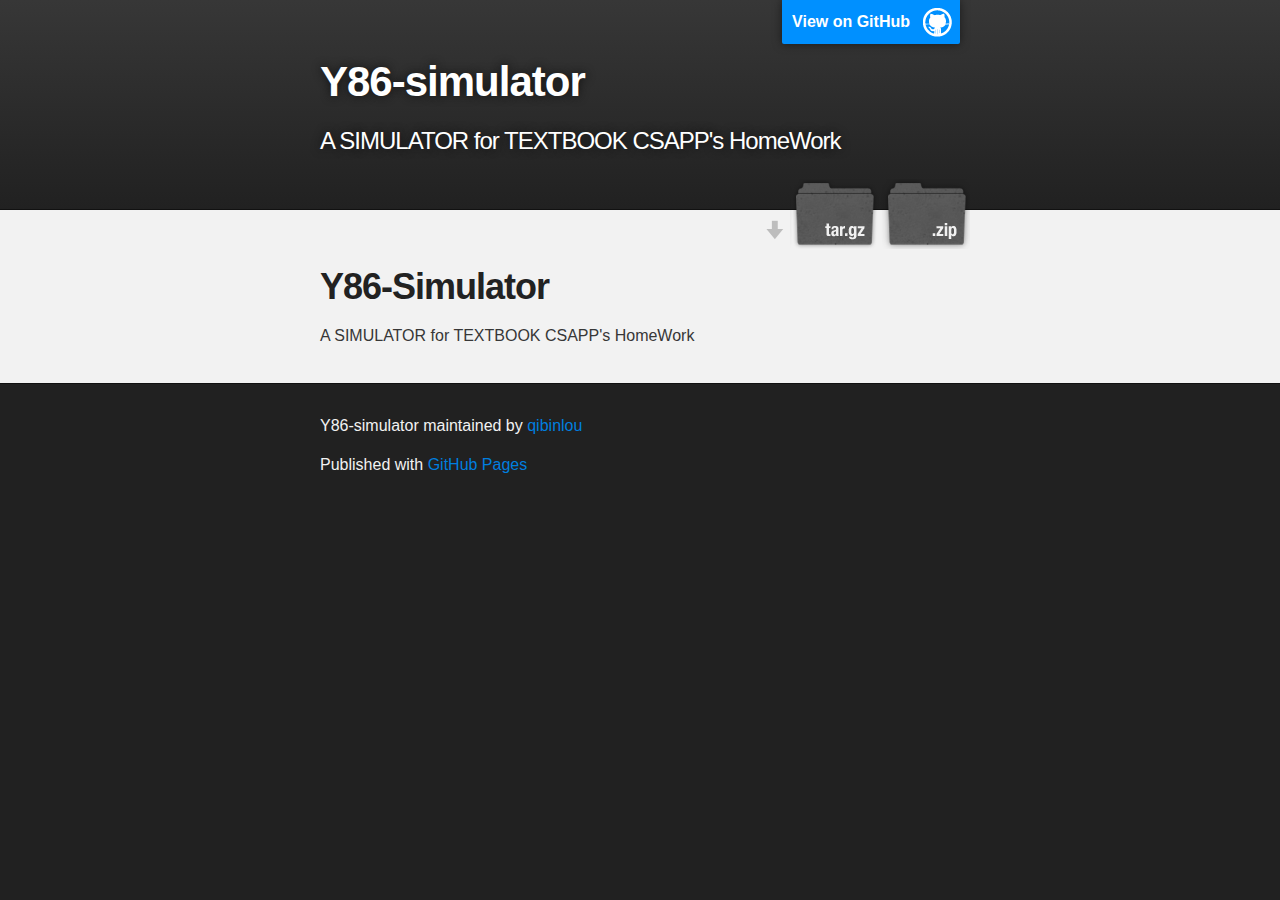
<file: index.html>
<!DOCTYPE html>
<html>

  <head>
    <meta charset='utf-8' />
    <meta http-equiv="X-UA-Compatible" content="chrome=1" />
    <meta name="description" content="Y86-simulator : A SIMULATOR for TEXTBOOK CSAPP's HomeWork" />

    <link rel="stylesheet" type="text/css" media="screen" href="stylesheets/stylesheet.css">

    <title>Y86-simulator</title>
  </head>

  <body>

    <!-- HEADER -->
    <div id="header_wrap" class="outer">
        <header class="inner">
          <a id="forkme_banner" href="https://github.com/qibinlou/Y86-Simulator">View on GitHub</a>

          <h1 id="project_title">Y86-simulator</h1>
          <h2 id="project_tagline">A SIMULATOR for TEXTBOOK CSAPP's HomeWork</h2>

            <section id="downloads">
              <a class="zip_download_link" href="https://github.com/qibinlou/Y86-Simulator/zipball/master">Download this project as a .zip file</a>
              <a class="tar_download_link" href="https://github.com/qibinlou/Y86-Simulator/tarball/master">Download this project as a tar.gz file</a>
            </section>
        </header>
    </div>

    <!-- MAIN CONTENT -->
    <div id="main_content_wrap" class="outer">
      <section id="main_content" class="inner">
        <h1>
<a name="y86-simulator" class="anchor" href="#y86-simulator"><span class="octicon octicon-link"></span></a>Y86-Simulator</h1>

<p>A SIMULATOR for TEXTBOOK CSAPP's HomeWork</p>
      </section>
    </div>

    <!-- FOOTER  -->
    <div id="footer_wrap" class="outer">
      <footer class="inner">
        <p class="copyright">Y86-simulator maintained by <a href="https://github.com/qibinlou">qibinlou</a></p>
        <p>Published with <a href="http://pages.github.com">GitHub Pages</a></p>
      </footer>
    </div>

    

  </body>
</html>
</file>
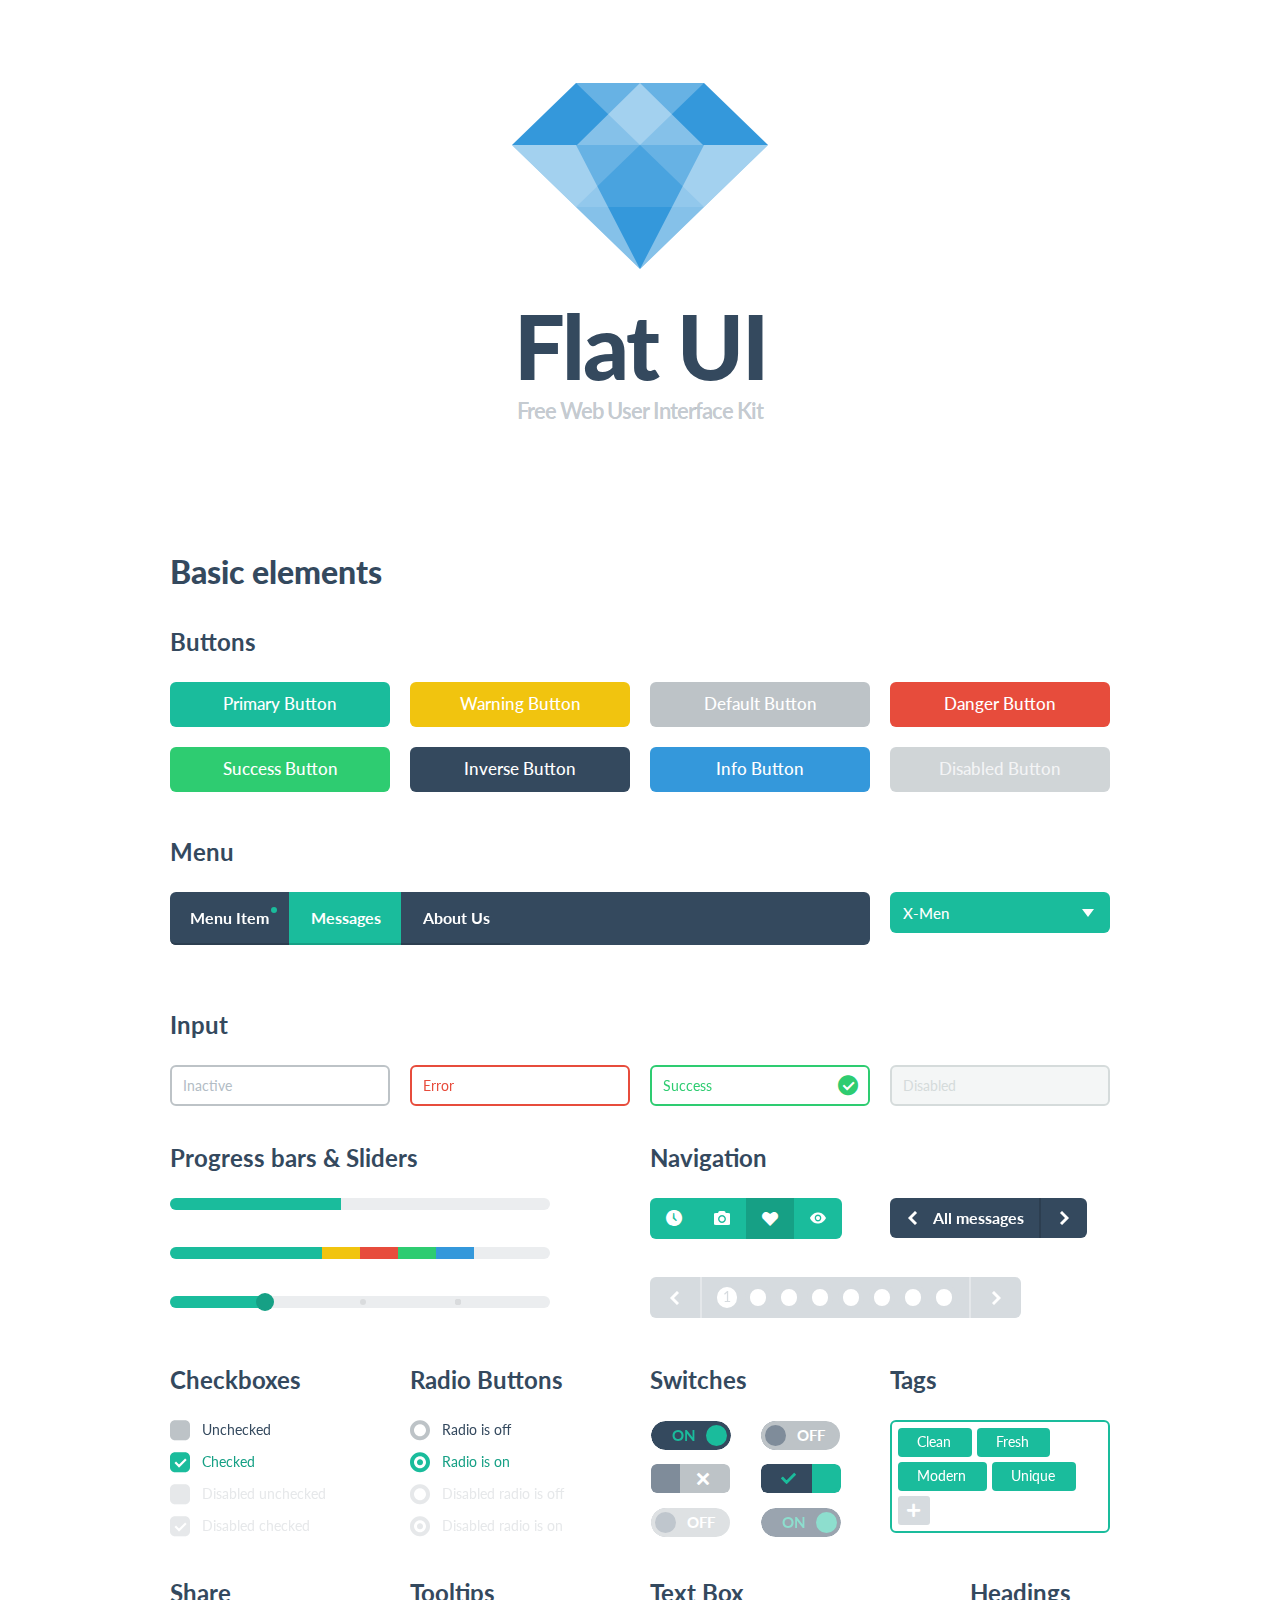
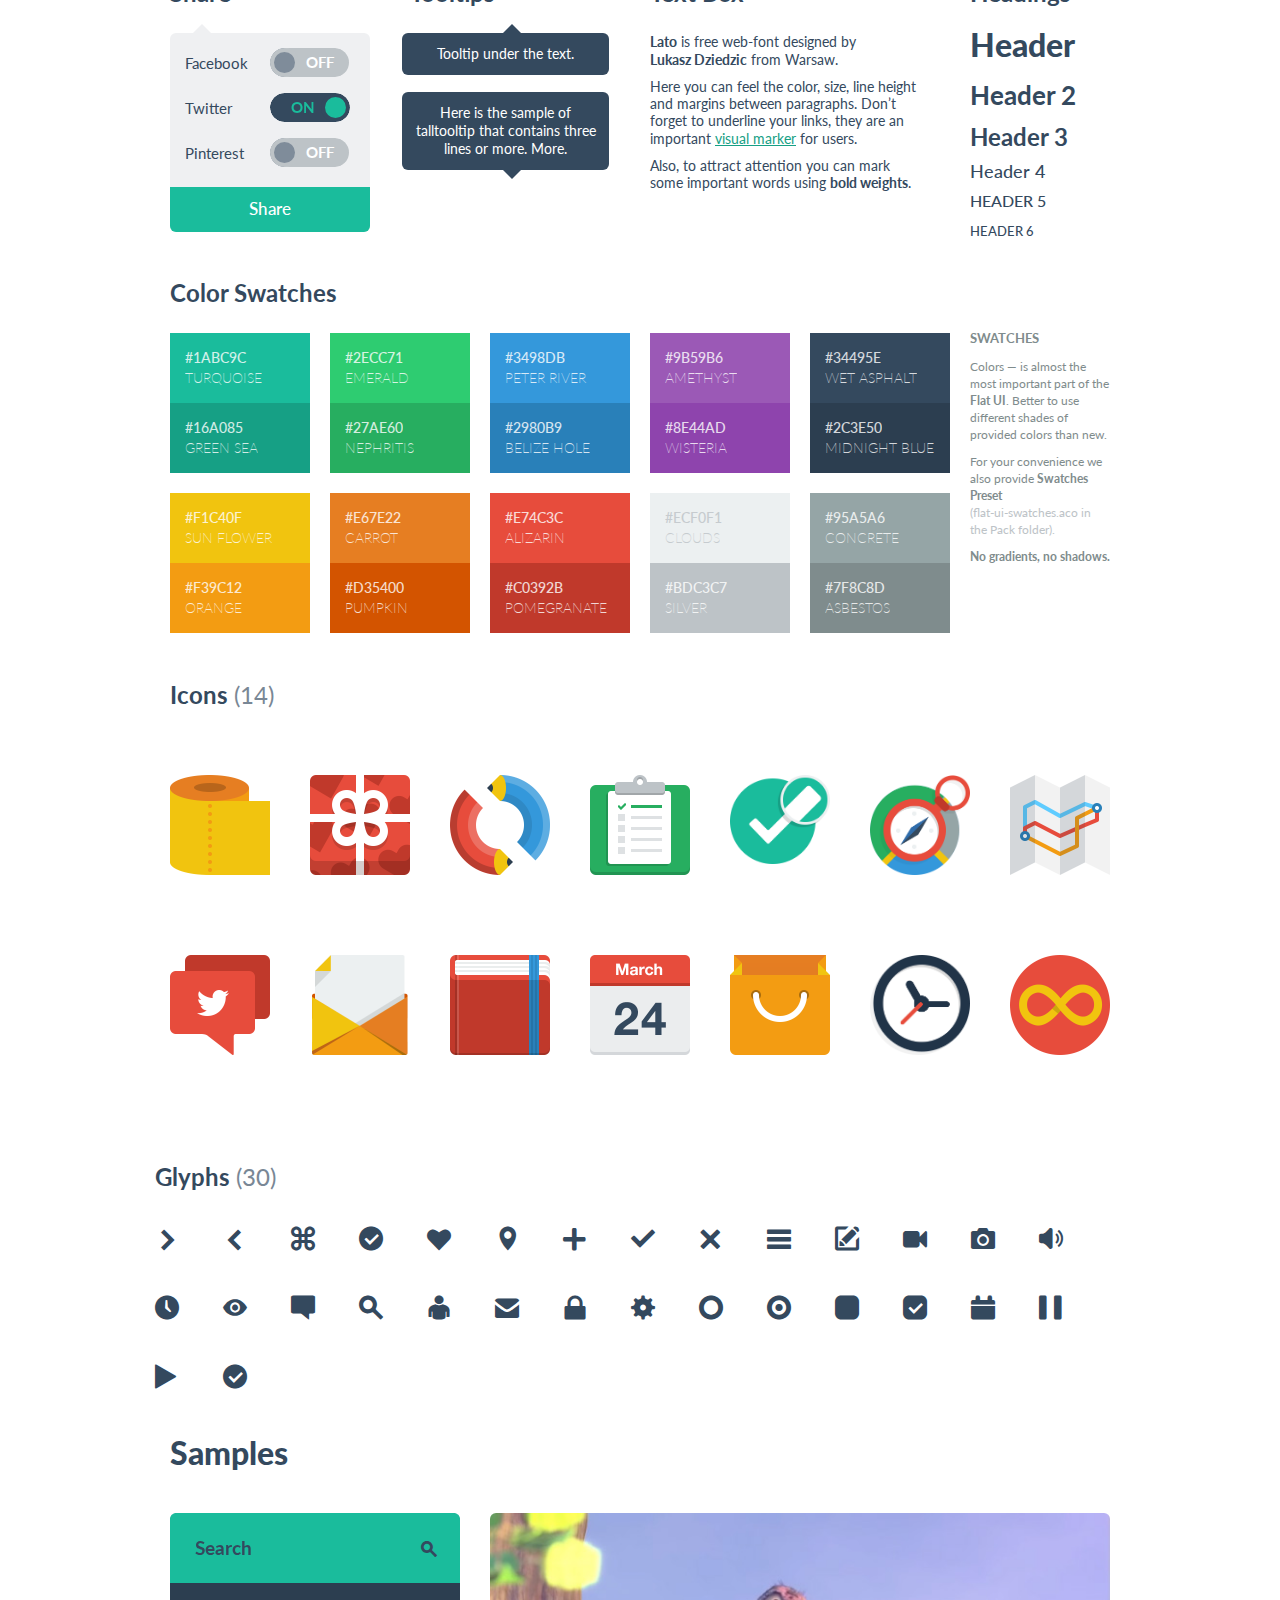
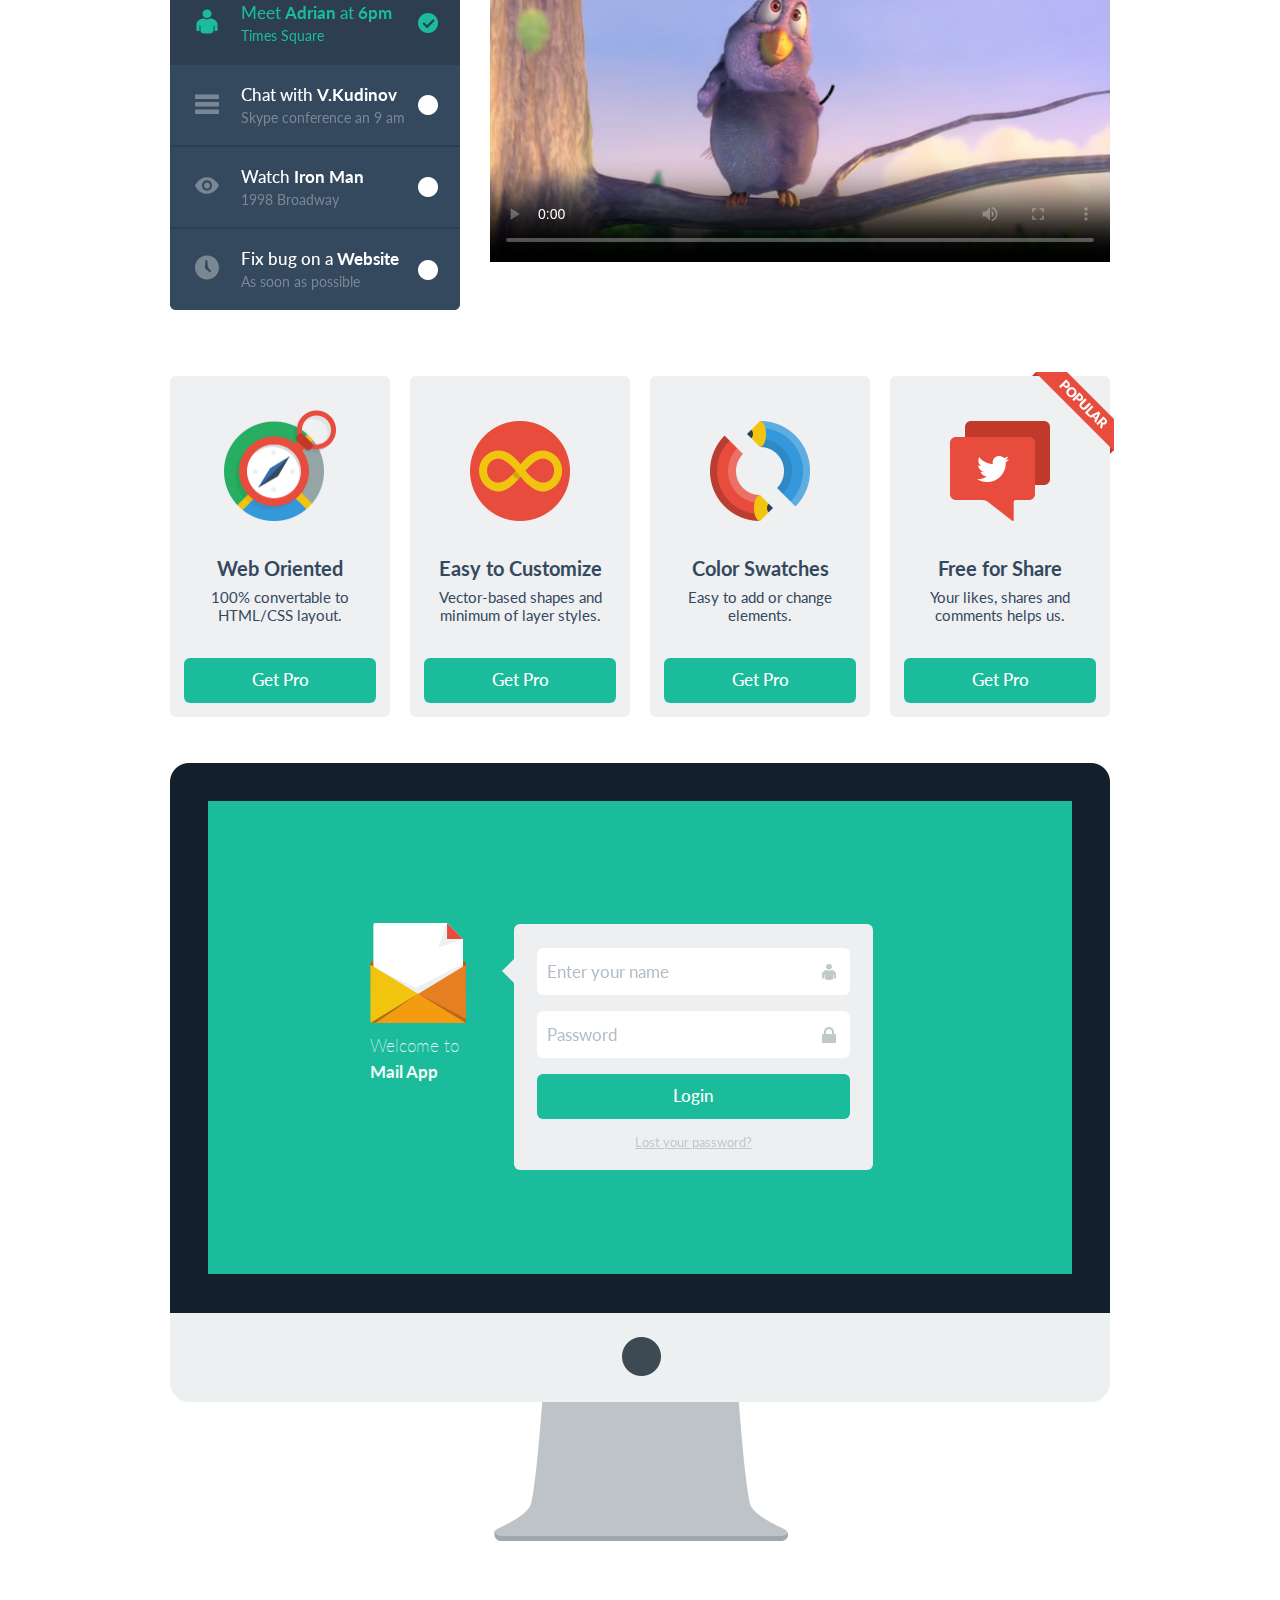
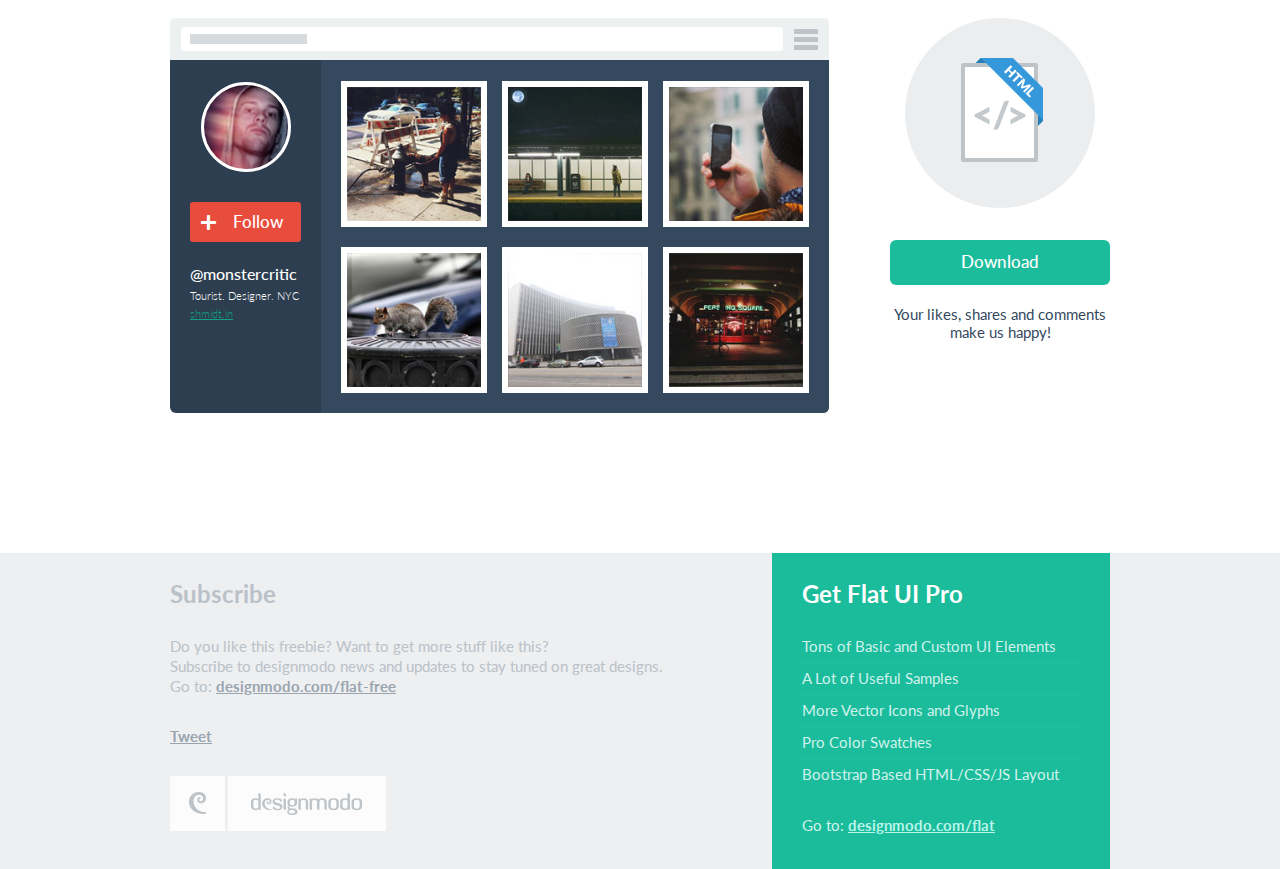
<file: static/Flat-UI-master/Flat-UI-master/index.html>
<!DOCTYPE html>
<html lang="en">
  <head>
    <meta charset="utf-8">
    <title>Flat UI Kit - HTML/PSD Design Framework</title>
    <meta name="viewport" content="width=device-width, initial-scale=1.0">

    <!-- Loading Bootstrap -->
    <link href="bootstrap/css/bootstrap.css" rel="stylesheet">

    <!-- Loading Flat UI -->
    <link href="css/flat-ui.css" rel="stylesheet">

    <link rel="shortcut icon" href="images/favicon.ico">

    <!-- HTML5 shim, for IE6-8 support of HTML5 elements. All other JS at the end of file. -->
    <!--[if lt IE 9]>
      <script src="js/html5shiv.js"></script>
    <![endif]-->
  </head>
  <body>
    <div class="container">
      <div class="demo-headline">
        <h1 class="demo-logo">
          <div class="logo"></div>
          Flat UI
          <small>Free Web User Interface Kit</small>
        </h1>
      </div> <!-- /demo-headline -->

      <h1>Basic elements</h1>
      <h3 class="demo-panel-title">Buttons</h3>

      <div class="row demo-row">
        <div class="span3">
          <a href="#fakelink" class="btn btn-large btn-block btn-primary">Primary Button</a>
        </div>
        <div class="span3">
          <a href="#fakelink" class="btn btn-large btn-block btn-warning">Warning Button</a>
        </div>
        <div class="span3">
          <a href="#fakelink" class="btn btn-block btn-large">Default Button</a>
        </div>
        <div class="span3">
          <a href="#fakelink" class="btn btn-large btn-block btn-danger">Danger Button</a>
        </div>
      </div> <!-- /row -->

      <div class="row demo-row">
        <div class="span3">
          <a href="#fakelink" class="btn btn-large btn-block btn-success">Success Button</a>
        </div>
        <div class="span3">
          <a href="#fakelink" class="btn btn-large btn-block btn-inverse">Inverse Button</a>
        </div>
        <div class="span3">
          <a href="#fakelink" class="btn btn-large btn-block btn-info">Info Button</a>
        </div>
        <div class="span3">
          <a href="#fakelink" class="btn btn-large btn-block disabled">Disabled Button</a>
        </div>
      </div> <!-- /row -->

      <h3 class="demo-panel-title">Menu</h3>
      <div class="row demo-row">
        <div class="span9">
          <div class="navbar navbar-inverse">
            <div class="navbar-inner">
              <div class="container">
                <button type="button" class="btn btn-navbar" data-toggle="collapse" data-target="#nav-collapse-01"></button>
                <div class="nav-collapse collapse" id="nav-collapse-01">
                  <ul class="nav">
                    <li>
                      <a href="#fakelink">
                        Menu Item
                        <span class="navbar-unread">1</span>
                      </a>
                    </li>
                    <li class="active">
                      <a href="#fakelink">
                        Messages
                        <span class="navbar-unread">1</span>
                      </a>
                      <ul>
                        <li><a href="#fakelink">Element One</a></li>
                        <li>
                          <a href="#fakelink">Sub menu</a>
                          <ul>
                            <li><a href="#fakelink">Element One</a></li>
                            <li><a href="#fakelink">Element Two</a></li>
                            <li><a href="#fakelink">Element Three</a></li>
                          </ul> <!-- /Sub menu -->
                        </li>
                        <li><a href="#fakelink">Element Three</a></li>
                      </ul> <!-- /Sub menu -->
                    </li>
                    <li>
                      <a href="#fakelink">
                        About Us
                      </a>
                    </li>
                  </ul>
                </div><!--/.nav -->
              </div>
            </div>
          </div>
        </div>
        <div class="span3">
          <select name="herolist" value="X-Men" class="select-block span3">
            <option value="0">Choose hero</option>
            <option value="1">Spider Man</option>
            <option value="2">Wolverine</option>
            <option value="3">Captain America</option>
            <option value="X-Men" selected="selected">X-Men</option>
            <option value="Crocodile">Crocodile</option>
          </select>
        </div>
      </div> <!-- /row -->

      <h3 class="demo-panel-title">Input</h3>
      <div class="row">
        <div class="span3">
          <input type="text" value="" placeholder="Inactive" class="span3" />
        </div>
        <div class="span3">
          <div class="control-group error">
            <input type="text" value="Error" class="span3" />
          </div>
        </div>
        <div class="span3">
          <div class="control-group success">
            <input type="text" value="Success" class="span3" />
            <i class="input-icon fui-check-inverted"></i>
          </div>
        </div>
        <div class="span3">
          <input type="text" value="Disabled" disabled="disabled" class="span3" />
        </div>
      </div> <!-- /row -->

      <div class="row">
        <div class="span5">
          <h3 class="demo-panel-title">Progress bars &amp; Sliders</h3>
          <div class="progress">
            <div class="bar" style="width: 45%;"></div>
          </div>
          <br/>
          <div class="progress">
            <div class="bar" style="width: 40%;"></div>
            <div class="bar bar-warning" style="width: 10%;"></div>
            <div class="bar bar-danger" style="width: 10%;"></div>
            <div class="bar bar-success" style="width: 10%;"></div>
            <div class="bar bar-info" style="width: 10%;"></div>
          </div>
          <br/>
          <div id="slider" class="ui-slider">
            <div class="ui-slider-segment"></div>
            <div class="ui-slider-segment"></div>
            <div class="ui-slider-segment"></div>
          </div>
        </div> <!-- /sliders -->

        <div class="span6 offset1">
          <h3 class="demo-panel-title">Navigation</h3>
          <div class="row demo-navigation">
            <div class="span3">
              <div class="btn-toolbar">
                <div class="btn-group">
                  <a class="btn btn-primary" href="#fakelink"><i class="fui-time"></i></a>
                  <a class="btn btn-primary" href="#fakelink"><i class="fui-photo"></i></a>
                  <a class="btn btn-primary active" href="#fakelink"><i class="fui-heart"></i></a>
                  <a class="btn btn-primary" href="#fakelink"><i class="fui-eye"></i></a>
                </div>
              </div> <!-- /toolbar -->
            </div>
            <div class="span3 demo-pager">
              <ul class="pager">
                <li class="previous">
                  <a href="#fakelink">
                    <i class="fui-arrow-left"></i>
                    <span>All messages</span>
                  </a>
                </li>
                <li class="next">
                  <a href="#fakelink">
                    <i class="fui-arrow-right"></i>
                  </a>
                </li>
              </ul> <!-- /pager -->
            </div>
          </div> <!-- /demo-navigation -->

          <div class="pagination">
            <ul>
              <li class="previous"><a href="#fakelink" class="fui-arrow-left"></a></li>
              <li class="active"><a href="#fakelink">1</a></li>
              <li><a href="#fakelink">2</a></li>
              <li><a href="#fakelink">3</a></li>
              <li><a href="#fakelink">4</a></li>
              <li><a href="#fakelink">5</a></li>
              <li><a href="#fakelink">6</a></li>
              <li><a href="#fakelink">7</a></li>
              <li><a href="#fakelink">8</a></li>
              <li class="next"><a href="#fakelink" class="fui-arrow-right"></a></li>
            </ul>
          </div> <!-- /pagination -->
        </div> <!-- /navigation -->
      </div> <!-- /row -->

      <div class="row">
        <div class="span3">
          <h3 class="demo-panel-title">Checkboxes</h3>
          <label class="checkbox" for="checkbox1">
            <input type="checkbox" value="" id="checkbox1" data-toggle="checkbox">
            Unchecked
          </label>
          <label class="checkbox" for="checkbox2">
            <input type="checkbox" checked="checked" value="" id="checkbox2" data-toggle="checkbox" checked="">
            Checked
          </label>
          <label class="checkbox" for="checkbox3">
            <input type="checkbox" value="" id="checkbox3" data-toggle="checkbox" disabled="">
            Disabled unchecked
          </label>
          <label class="checkbox" for="checkbox4">
            <input type="checkbox" checked="checked" value="" id="checkbox4" data-toggle="checkbox" disabled="" checked="">
            Disabled checked
          </label>
        </div> <!-- /checkboxes span3 -->

        <div class="span3">
          <h3 class="demo-panel-title">Radio Buttons</h3>
          <label class="radio">
            <input type="radio" name="optionsRadios" id="optionsRadios1" value="option1" data-toggle="radio">
            Radio is off
          </label>
          <label class="radio">
            <input type="radio" name="optionsRadios" id="optionsRadios2" value="option1" data-toggle="radio" checked="">
            Radio is on
          </label>

          <label class="radio">
            <input type="radio" name="optionsRadiosDisabled" id="optionsRadios3" value="option2" data-toggle="radio" disabled="">
            Disabled radio is off
          </label>
          <label class="radio">
            <input type="radio" name="optionsRadiosDisabled" id="optionsRadios4" value="option2" data-toggle="radio" checked="" disabled="">
            Disabled radio is on
          </label>
        </div> <!-- /radios span3 -->

        <div class="span3">
          <h3 class="demo-panel-title">Switches</h3>

          <table width="100%">
            <tr>
              <td width="50%" class="pbm">
                <input type="checkbox" checked="" data-toggle="switch" />
              </td>

              <td class="pbm">
                <input type="checkbox" data-toggle="switch" />
              </td>
            </tr>
            <tr>
              <td class="pbm">
                <div class="switch switch-square"
                  data-on-label="<i class='fui-check'></i>"
                  data-off-label="<i class='fui-cross'></i>">
                  <input type="checkbox" />
                </div>
              </td>

              <td class="pbm">
                <div class="switch switch-square"
                  data-on-label="<i class='fui-check'></i>"
                  data-off-label="<i class='fui-cross'></i>">
                  <input type="checkbox" checked="" />
                </div>
              </td>
            </tr>
            <tr>
              <td>
                <input type="checkbox" disabled data-toggle="switch" />
              </td>

              <td>
                <input type="checkbox" checked disabled data-toggle="switch" />
              </td>
            </tr>
          </table>
        </div> <!-- /toggles span3 -->

        <div class="span3">
          <h3 class="demo-panel-title">Tags</h3>
          <input name="tagsinput" id="tagsinput" class="tagsinput" value="Clean,Fresh,Modern,Unique" />
        </div>
      </div> <!-- /row -->

      <div class="row">
        <div class="span3">
          <h3 class="demo-panel-title">Share</h3>
          <div class="share mrl">
            <ul>
              <li>
                <label class="share-label" for="share-toggle2">Facebook</label>
                <input type="checkbox" data-toggle="switch" />
              </li>
              <li>
                <label class="share-label" for="share-toggle4">Twitter</label>
                <input type="checkbox" checked="" data-toggle="switch" />
              </li>
              <li>
                <label class="share-label" for="share-toggle6">Pinterest</label>
                <input type="checkbox" data-toggle="switch" />
              </li>
            </ul>
            <a href="#" class="btn btn-primary btn-block btn-large">Share</a>
          </div> <!-- /share -->
        </div>

        <div class="span3">
          <div class="demo-tooltips">
            <h3 class="demo-panel-title">Tooltips</h3>
            <p align="center" data-toggle="tooltip" data-placement="bottom" title="Tooltip under the text."></p>
            <p align="center" data-toggle="tooltip" title="Here is the sample of talltooltip that contains three lines or more. More."></p>
          </div>
        </div> <!-- /span3 with tooltips -->

        <div class="span4">
          <div class="demo-text-box prl">
            <h3 class="demo-panel-title">Text Box</h3>
            <p><strong>Lato</strong> is free web-font designed by <strong>Lukasz&nbsp;Dziedzic</strong> from Warsaw.</p>
            <p>Here you can feel the color, size, line height and margins between paragraphs. Don’t forget to underline 
              your links, they are an important <a href="#">visual marker</a> for users.</p>
            <p>Also, to attract attention you can mark some&nbsp;important words using <strong>bold weights</strong>.</p>
          </div>
        </div> <!-- /text box -->

        <div class="span2">
          <h3 class="demo-panel-title demo-headings">Headings</h3>
          <h1>Header</h1>
          <h2>Header 2</h2>
          <h3>Header 3</h3>
          <h4>Header 4</h4>
          <h5>Header 5</h5>
          <h6>Header 6</h6>
        </div> <!-- /headings -->
      </div> <!-- /row -->

      <div class="row">
        <div class="span10">
          <h3 class="demo-panel-title">Color Swatches</h3>
          <div class="row mbl">
            <div class="span2">
              <dl class="palette palette-turquoise">
                <dt>#1abc9c</dt>
                <dd>Turquoise</dd>
              </dl>
              <dl class="palette palette-green-sea">
                <dt>#16a085</dt>
                <dd>Green sea</dd>
              </dl>
            </div>

            <div class="span2">
              <dl class="palette palette-emerald">
                <dt>#2ecc71</dt>
                <dd>Emerald</dd>
              </dl>
              <dl class="palette palette-nephritis">
                <dt>#27ae60</dt>
                <dd>Nephritis</dd>
              </dl>
            </div>

            <div class="span2">
              <dl class="palette palette-peter-river">
                <dt>#3498db</dt>
                <dd>Peter river</dd>
              </dl>
              <dl class="palette palette-belize-hole">
                <dt>#2980b9</dt>
                <dd>Belize hole</dd>
              </dl>
            </div>

            <div class="span2">
              <dl class="palette palette-amethyst">
                <dt>#9b59b6</dt>
                <dd>Amethyst</dd>
              </dl>
              <dl class="palette palette-wisteria">
                <dt>#8e44ad</dt>
                <dd>Wisteria</dd>
              </dl>
            </div>

            <div class="span2">
              <dl class="palette palette-wet-asphalt">
                <dt>#34495e</dt>
                <dd>Wet asphalt</dd>
              </dl>
              <dl class="palette palette-midnight-blue">
                <dt>#2c3e50</dt>
                <dd>Midnight blue</dd>
              </dl>
            </div>
          </div> <!-- /color swatches -->

          <div class="row mbl">
            <div class="span2">
              <dl class="palette palette-sun-flower">
                <dt>#f1c40f</dt>
                <dd>Sun flower</dd>
              </dl>
              <dl class="palette palette-orange">
                <dt>#f39c12</dt>
                <dd>Orange</dd>
              </dl>
            </div>

            <div class="span2">
              <dl class="palette palette-carrot">
                <dt>#e67e22</dt>
                <dd>Carrot</dd>
              </dl>
              <dl class="palette palette-pumpkin">
                <dt>#d35400</dt>
                <dd>Pumpkin</dd>
              </dl>
            </div>

            <div class="span2">
              <dl class="palette palette-alizarin">
                <dt>#e74c3c</dt>
                <dd>Alizarin</dd>
              </dl>
              <dl class="palette palette-pomegranate">
                <dt>#c0392b</dt>
                <dd>Pomegranate</dd>
              </dl>
            </div>

            <div class="span2">
              <dl class="palette palette-clouds">
                <dt>#ecf0f1</dt>
                <dd>Clouds</dd>
              </dl>
              <dl class="palette palette-silver">
                <dt>#bdc3c7</dt>
                <dd>Silver</dd>
              </dl>
            </div>

            <div class="span2">
              <dl class="palette palette-concrete">
                <dt>#95a5a6</dt>
                <dd>Concrete</dd>
              </dl>
              <dl class="palette palette-asbestos">
                <dt>#7f8c8d</dt>
                <dd>Asbestos</dd>
              </dl>
            </div>
          </div> <!-- /color swatches -->
        </div>

        <div class="span2">
          <h3 class="demo-panel-title">&nbsp;</h3>
          <h6 class="palette-headline">SWATCHES</h6>
          <p class="palette-paragraph">
            Colors &mdash; is almost the most important part of the <strong>Flat UI</strong>. Better to use different shades of provided colors than new.
          </p>
          <p class="palette-paragraph">
            For your convenience we also provide <strong>Swatches Preset</strong> <span>(flat&#8209;ui&#8209;swatches.aco in the Pack folder).</span>
          </p>
          <p class="palette-paragraph">
            <strong>No gradients, no shadows.</strong>
          </p>
        </div> <!-- /swatches desc -->
      </div> <!-- /swatches row -->

      <h3 class="demo-panel-title">Icons <small>(14)</small></h3>
      <div class="demo-illustrations">
        <div class="demo-content">
          <div><img src="images/icons/Toilet-Paper@2x.png" alt="Toilet-Paper"></div>          
          <div><img src="images/icons/Gift-Box@2x.png" alt="Gift-Box"></div>
          <div><img src="images/icons/Pensils@2x.png" alt="Pensils"></div>
          <div><img src="images/icons/Clipboard@2x.png" alt="Clipboard"></div>
          <div><img src="images/icons/Retina-Ready@2x.png" alt="Retina-Ready"></div>
          <div><img src="images/icons/Compas@2x.png" alt="Compas"></div>
          <div><img src="images/icons/Map@2x.png" alt="Map"></div>
          <div><img src="images/icons/Chat@2x.png" alt="Chat"></div>
          <div><img src="images/icons/Mail@2x.png" alt="Mail"></div>
          <div><img src="images/icons/Book@2x.png" alt="Book"></div>
          <div><img src="images/icons/Calendar@2x.png" alt="Calendar"></div>
          <div><img src="images/icons/Pocket@2x.png" alt="Pocket"></div>
          <div><img src="images/icons/Watches@2x.png" alt="Watches"></div>
          <div><img src="images/icons/Infinity-Loop@2x.png" alt="Infinity-Loop"></div>
        </div>
      </div>

      <div class="demo-icons">
        <h3 class="demo-panel-title">Glyphs <small>(30)</small></h3>
        <div class="demo-content">
          <span class="fui-arrow-right"></span>
          <span class="fui-arrow-left"></span>
          <span class="fui-cmd"></span>
          <span class="fui-check-inverted"></span>
          <span class="fui-heart"></span>
          <span class="fui-location"></span>
          <span class="fui-plus"></span>
          <span class="fui-check"></span>
          <span class="fui-cross"></span>
          <span class="fui-list"></span>
          <span class="fui-new"></span>
          <span class="fui-video"></span>
          <span class="fui-photo"></span>
          <span class="fui-volume"></span>
          <span class="fui-time"></span>
          <span class="fui-eye"></span>
          <span class="fui-chat"></span>
          <span class="fui-search"></span>
          <span class="fui-user"></span>
          <span class="fui-mail"></span>
          <span class="fui-lock"></span>
          <span class="fui-gear"></span>
          <span class="fui-radio-unchecked"></span>
          <span class="fui-radio-checked"></span>
          <span class="fui-checkbox-unchecked"></span>
          <span class="fui-checkbox-checked"></span>
          <span class="fui-calendar-solid"></span>
          <span class="fui-pause"></span>
          <span class="fui-play"></span>
          <span class="fui-check-inverted-2"></span>
        </div>
      </div> <!-- /icon font row -->

      <h1 class="mbl pbl">Samples</h1>
      <div class="row demo-samples">
        <div class="span4">
          <div class="todo mrm">
            <div class="todo-search">
              <input class="todo-search-field" type="search" value="" placeholder="Search" />
            </div>
            <ul>
              <li class="todo-done">
                <div class="todo-icon fui-user"></div>
                <div class="todo-content">
                  <h4 class="todo-name">
                    Meet <strong>Adrian</strong> at <strong>6pm</strong>
                  </h4>
                  Times Square
                </div>
              </li>

              <li>
                <div class="todo-icon fui-list"></div>
                <div class="todo-content">
                  <h4 class="todo-name">
                    Chat with <strong>V.Kudinov</strong>
                  </h4>
                  Skype conference an 9 am
                </div>
              </li>

              <li>
                <div class="todo-icon fui-eye"></div>
                <div class="todo-content">
                  <h4 class="todo-name">
                    Watch <strong>Iron Man</strong>
                  </h4>
                  1998 Broadway
                </div>
              </li>

              <li>
                <div class="todo-icon fui-time"></div>
                <div class="todo-content">
                  <h4 class="todo-name">
                    Fix bug on a <strong>Website</strong>
                  </h4>
                  As soon as possible
                </div>
              </li>
            </ul>
          </div>
        </div> <!-- /todo list -->

        <div class="span8 demo-video">
          <!--[if !IE]> -->
            <video class="video-js" controls
              preload="auto" width="620" height="349" poster="images/video/poster.jpg" data-setup="{}">
              <source src="http://iurevych.github.com/Flat-UI-videos/big_buck_bunny.mp4" type="video/mp4">
              <source src="http://iurevych.github.com/Flat-UI-videos/big_buck_bunny.webm" type="video/webm">
            </video>
          <!-- <![endif]-->

          <!--[if IE]>
            <video class="video-js" controls
              preload="auto" width="620" height="256" poster="http://video-js.zencoder.com/oceans-clip.jpg" data-setup="{}">
              <source src="http://video-js.zencoder.com/oceans-clip.mp4" type='video/mp4'/>
              <source src="http://video-js.zencoder.com/oceans-clip.webm" type='video/webm'/>
            </video>
          <![endif]-->
        </div> <!-- /video -->
      </div>

      <div class="row demo-tiles">
        <div class="span3">
          <div class="tile">
            <img src="images/icons/Compas@2x.png" alt="Compas@2x" class="tile-image big-illustration">
            <h3 class="tile-title">Web Oriented</h3>
            <p>100% convertable to HTML/CSS layout.</p>
            <a class="btn btn-primary btn-large btn-block" href="http://designmodo.com/flat">Get Pro</a>
          </div>
        </div>

        <div class="span3">
          <div class="tile">
            <img src="images/icons/Infinity-Loop@2x.png" alt="Infinity-Loop@2x" class="tile-image">
            <h3 class="tile-title">Easy to Customize</h3>
            <p>Vector-based shapes and minimum of layer styles.</p>
            <a class="btn btn-primary btn-large btn-block" href="http://designmodo.com/flat">Get Pro</a>
          </div>
        </div>

        <div class="span3">
          <div class="tile">
            <img src="images/icons/Pensils@2x.png" alt="Pensils@2x" class="tile-image">
            <h3 class="tile-title">Color Swatches</h3>
            <p>Easy to add or change elements. </p>
            <a class="btn btn-primary btn-large btn-block" href="http://designmodo.com/flat">Get Pro</a>
          </div>
        </div>

        <div class="span3">
          <div class="tile tile-hot">
            <img src="images/icons/Chat@2x.png" alt="Chat@2x" class="tile-image">
            <h3 class="tile-title">Free for Share</h3>
            <p>Your likes, shares and comments helps us.</p>
            <a class="btn btn-primary btn-large btn-block" href="http://designmodo.com/flat">Get Pro</a>
          </div>

        </div>
      </div> <!-- /tiles -->

      <div class="login">
        <div class="login-screen">
          <div class="login-icon">
            <img src="images/login/icon.png" alt="Welcome to Mail App" />
            <h4>Welcome to <small>Mail App</small></h4>
          </div>

          <div class="login-form">
            <div class="control-group">
              <input type="text" class="login-field" value="" placeholder="Enter your name" id="login-name" />
              <label class="login-field-icon fui-user" for="login-name"></label>
            </div>

            <div class="control-group">
              <input type="password" class="login-field" value="" placeholder="Password" id="login-pass" />
              <label class="login-field-icon fui-lock" for="login-pass"></label>
            </div>

            <a class="btn btn-primary btn-large btn-block" href="#">Login</a>
            <a class="login-link" href="#">Lost your password?</a>
          </div>
        </div>
      </div>

      <div class="row">
        <div class="span9">
          <div class="demo-browser">
            <div class="demo-browser-side">
              <div class="demo-browser-author"></div>
              <div class="demo-browser-action">
                <a class="btn btn-danger btn-large btn-block" href="http://twitter.com/monstercritic" target="_blank">
                  Follow
                </a>
              </div>
              <h5>@monstercritic</h5>
              <h6>
                Tourist. Designer. NYC
                <a href="http://shmidt.in" target="_blank">shmidt.in</a>
              </h6>
            </div>
            <div class="demo-browser-content">
              <img src="images/demo/browser-pic-1.jpg" alt="" />
              <img src="images/demo/browser-pic-2.jpg" alt="" />
              <img src="images/demo/browser-pic-3.jpg" alt="" />
              <img src="images/demo/browser-pic-4.jpg" alt="" />
              <img src="images/demo/browser-pic-5.jpg" alt="" />
              <img src="images/demo/browser-pic-6.jpg" alt="" />
            </div>
          </div>
        </div>

        <div class="span3">
          <div class="demo-download">
            <img src="images/demo/html-icon.png" src="Free PSD" />
          </div>

          <a href="https://github.com/designmodo/Flat-UI/archive/master.zip" class="btn btn-primary btn-large btn-block">Download</a>

          <p class="demo-download-text">Your likes, shares and comments make us happy!</p>
        </div>
      </div> <!-- /download area -->

    </div> <!-- /container -->

    <footer>
      <div class="container">
        <div class="row">
          <div class="span7">
            <h3 class="footer-title">Subscribe</h3>
            <p>Do you like this freebie? Want to get more stuff like this?<br/>
              Subscribe to designmodo news and updates to stay tuned on great designs.<br/>
              Go to: <a href="http://designmodo.com/flat-free" target="_blank">designmodo.com/flat-free</a>
            </p>

            <p class="pvl">
              <a href="https://twitter.com/share" class="twitter-share-button" data-url="http://designmodo.com/flat-free/" data-text="Flat UI Free - PSD&amp;HTML User Interface Kit" data-via="designmodo" data-size="large">Tweet</a>
              <script>!function(d,s,id){var js,fjs=d.getElementsByTagName(s)[0];if(!d.getElementById(id)){js=d.createElement(s);js.id=id;js.src="//platform.twitter.com/widgets.js";fjs.parentNode.insertBefore(js,fjs);}}(document,"script","twitter-wjs");</script>
            </p>

            <a class="footer-brand" href="http://designmodo.com" target="_blank">
              <img src="images/footer/logo.png" alt="Designmodo.com" />
            </a>
          </div> <!-- /span8 -->

          <div class="span5">
            <div class="footer-banner">
              <h3 class="footer-title">Get Flat UI Pro</h3>
              <ul>
                <li>Tons of Basic and Custom UI Elements</li>
                <li>A Lot of Useful Samples</li>
                <li>More Vector Icons and Glyphs</li>
                <li>Pro Color Swatches</li>
                <li>Bootstrap Based HTML/CSS/JS Layout</li>
              </ul>
              Go to: <a href="http://designmodo.com/flat" target="_blank">designmodo.com/flat</a>
            </div>
          </div>
        </div>
      </div>
    </footer>
    
    <!-- Load JS here for greater good =============================-->
    <script src="js/jquery-1.8.3.min.js"></script>
    <script src="js/jquery-ui-1.10.3.custom.min.js"></script>
    <script src="js/jquery.ui.touch-punch.min.js"></script>
    <script src="js/bootstrap.min.js"></script>
    <script src="js/bootstrap-select.js"></script>
    <script src="js/bootstrap-switch.js"></script>
    <script src="js/flatui-checkbox.js"></script>
    <script src="js/flatui-radio.js"></script>
    <script src="js/jquery.tagsinput.js"></script>
    <script src="js/jquery.placeholder.js"></script>
    <script src="js/jquery.stacktable.js"></script>
    <script src="http://vjs.zencdn.net/c/video.js"></script>
    <script src="js/application.js"></script>
  </body>
</html>
</file>
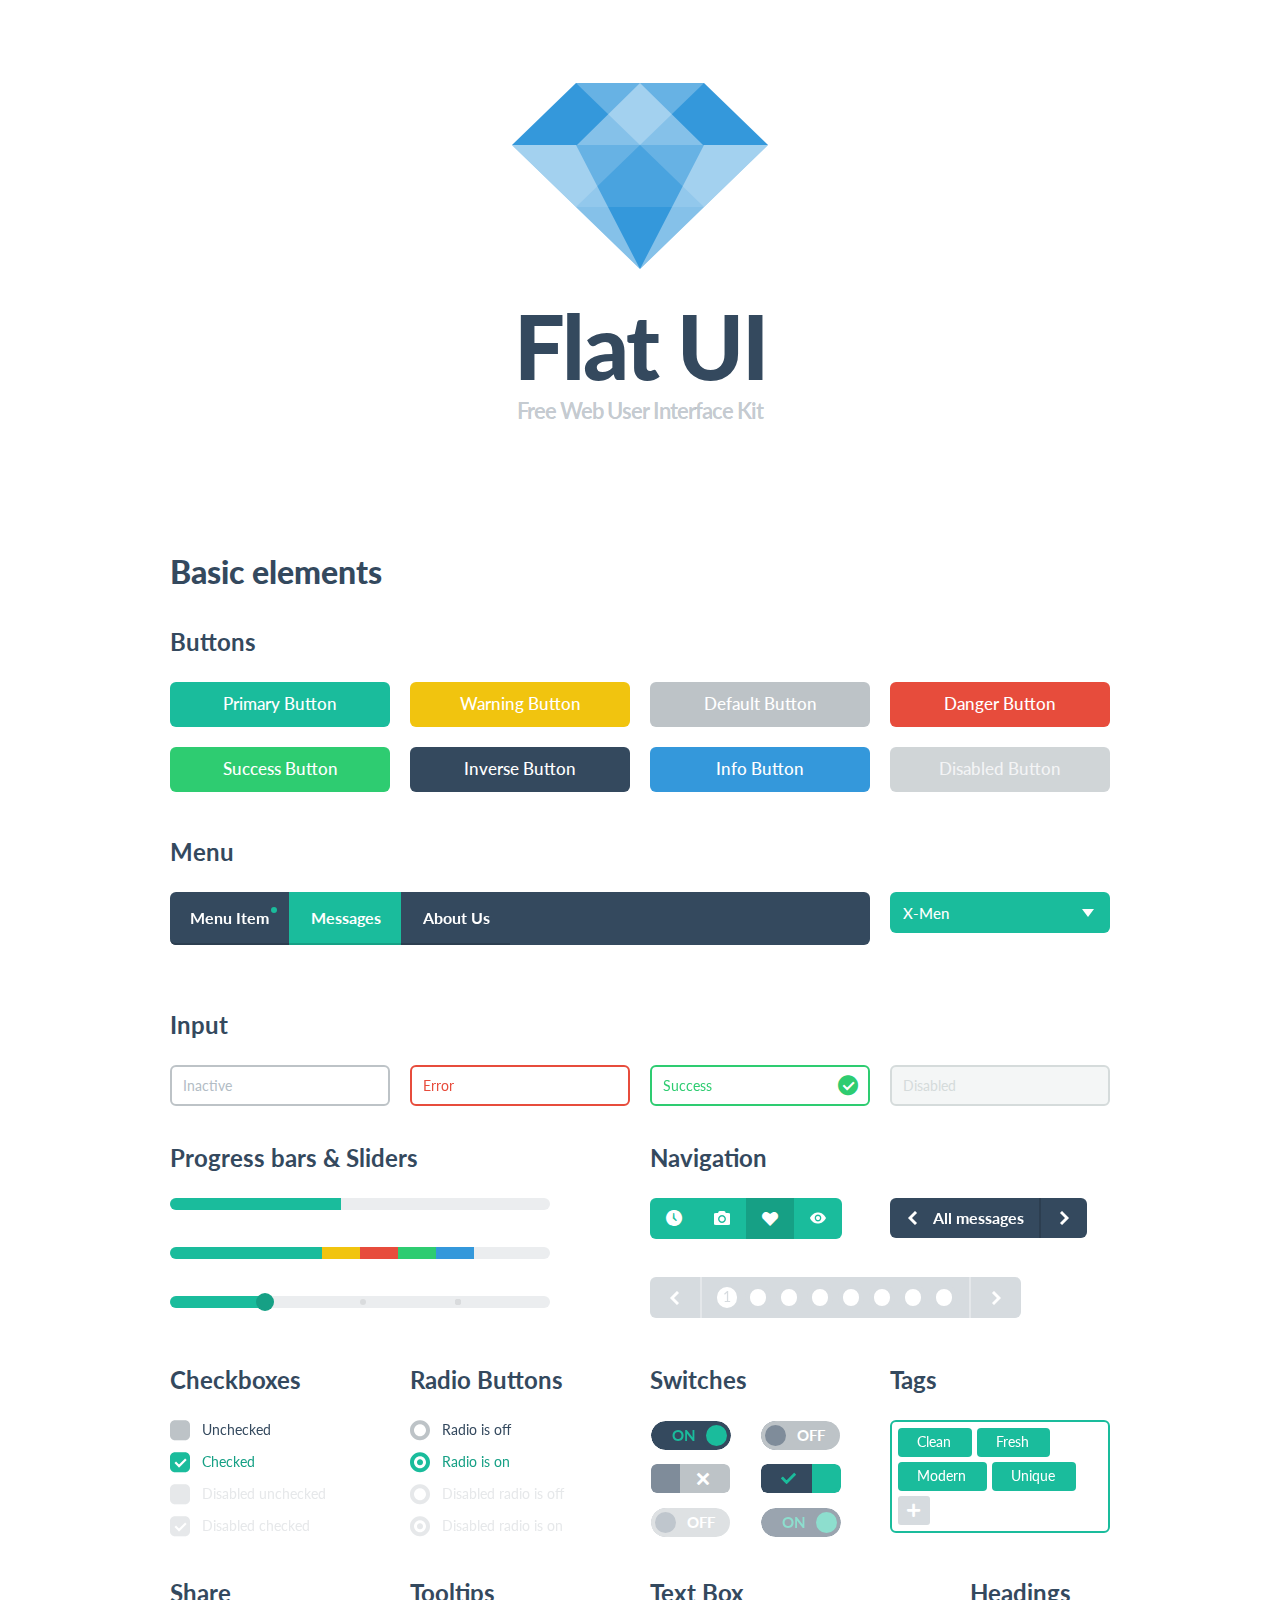
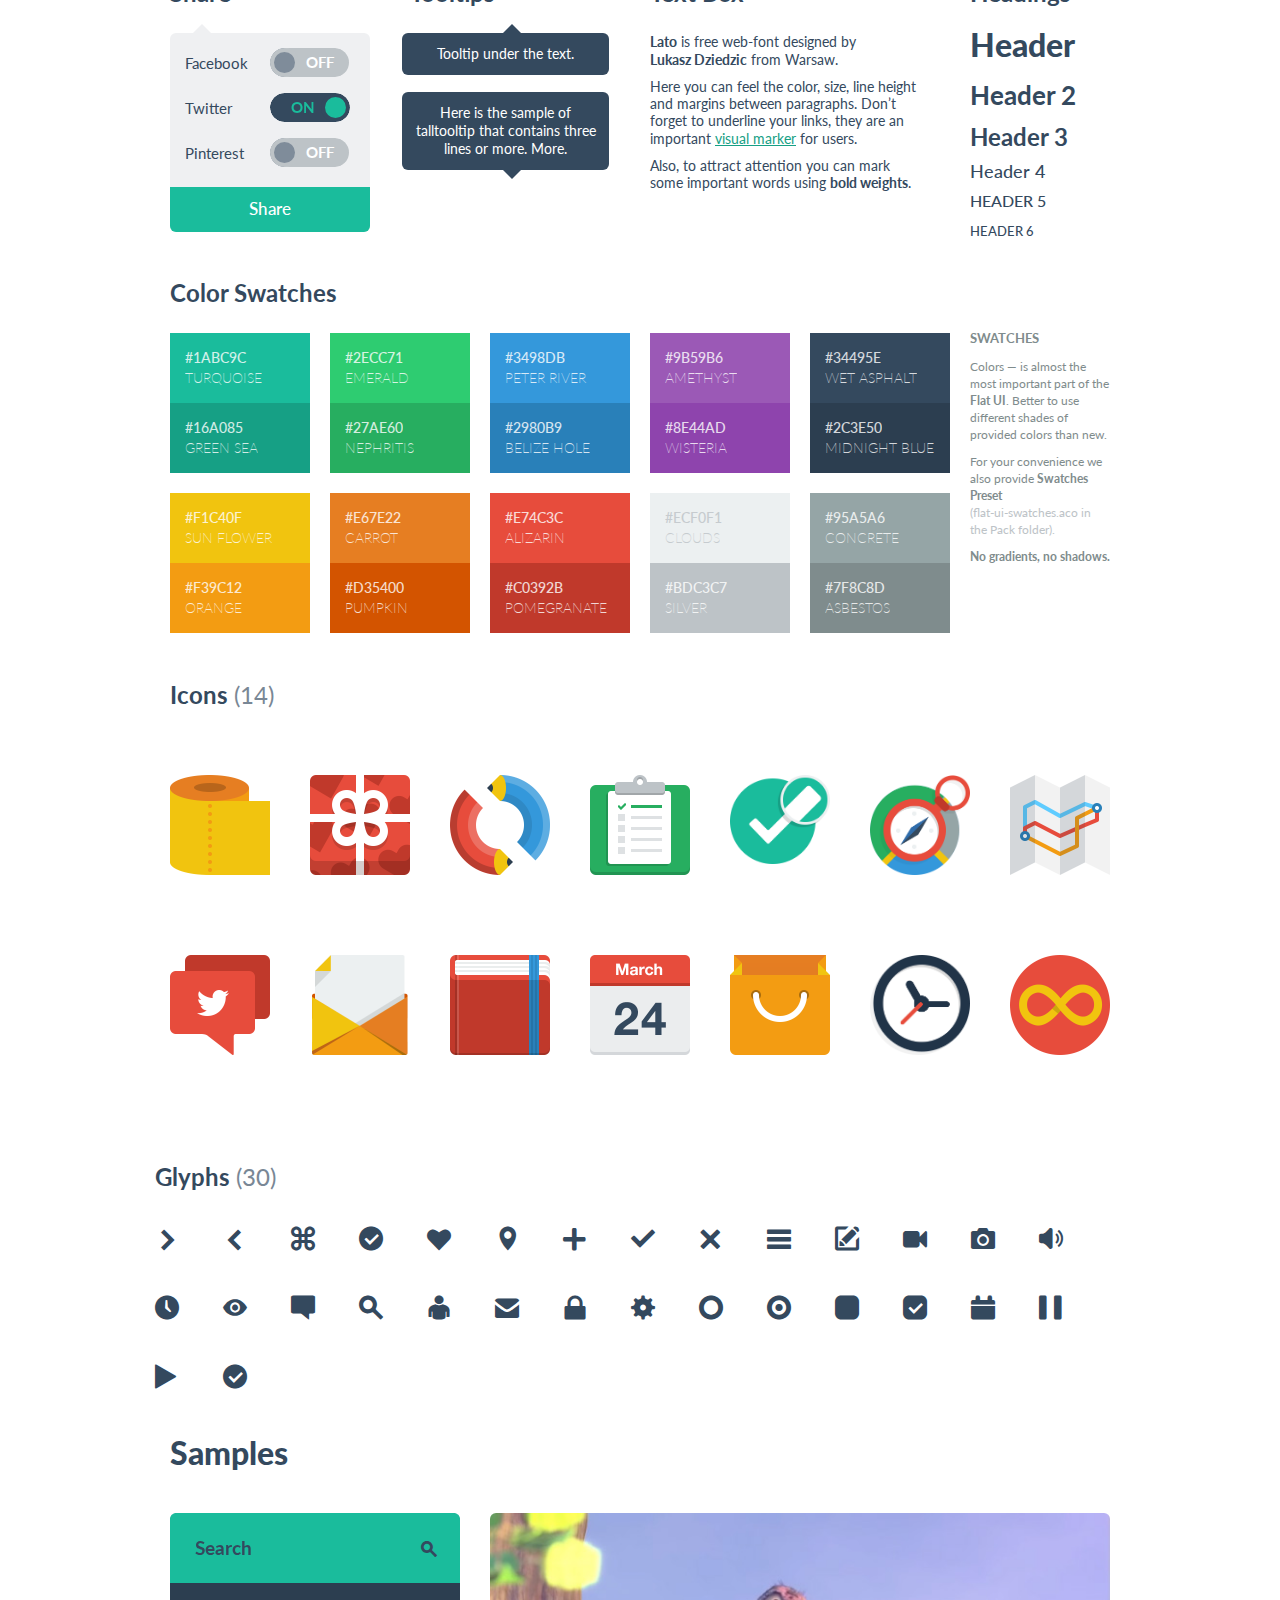
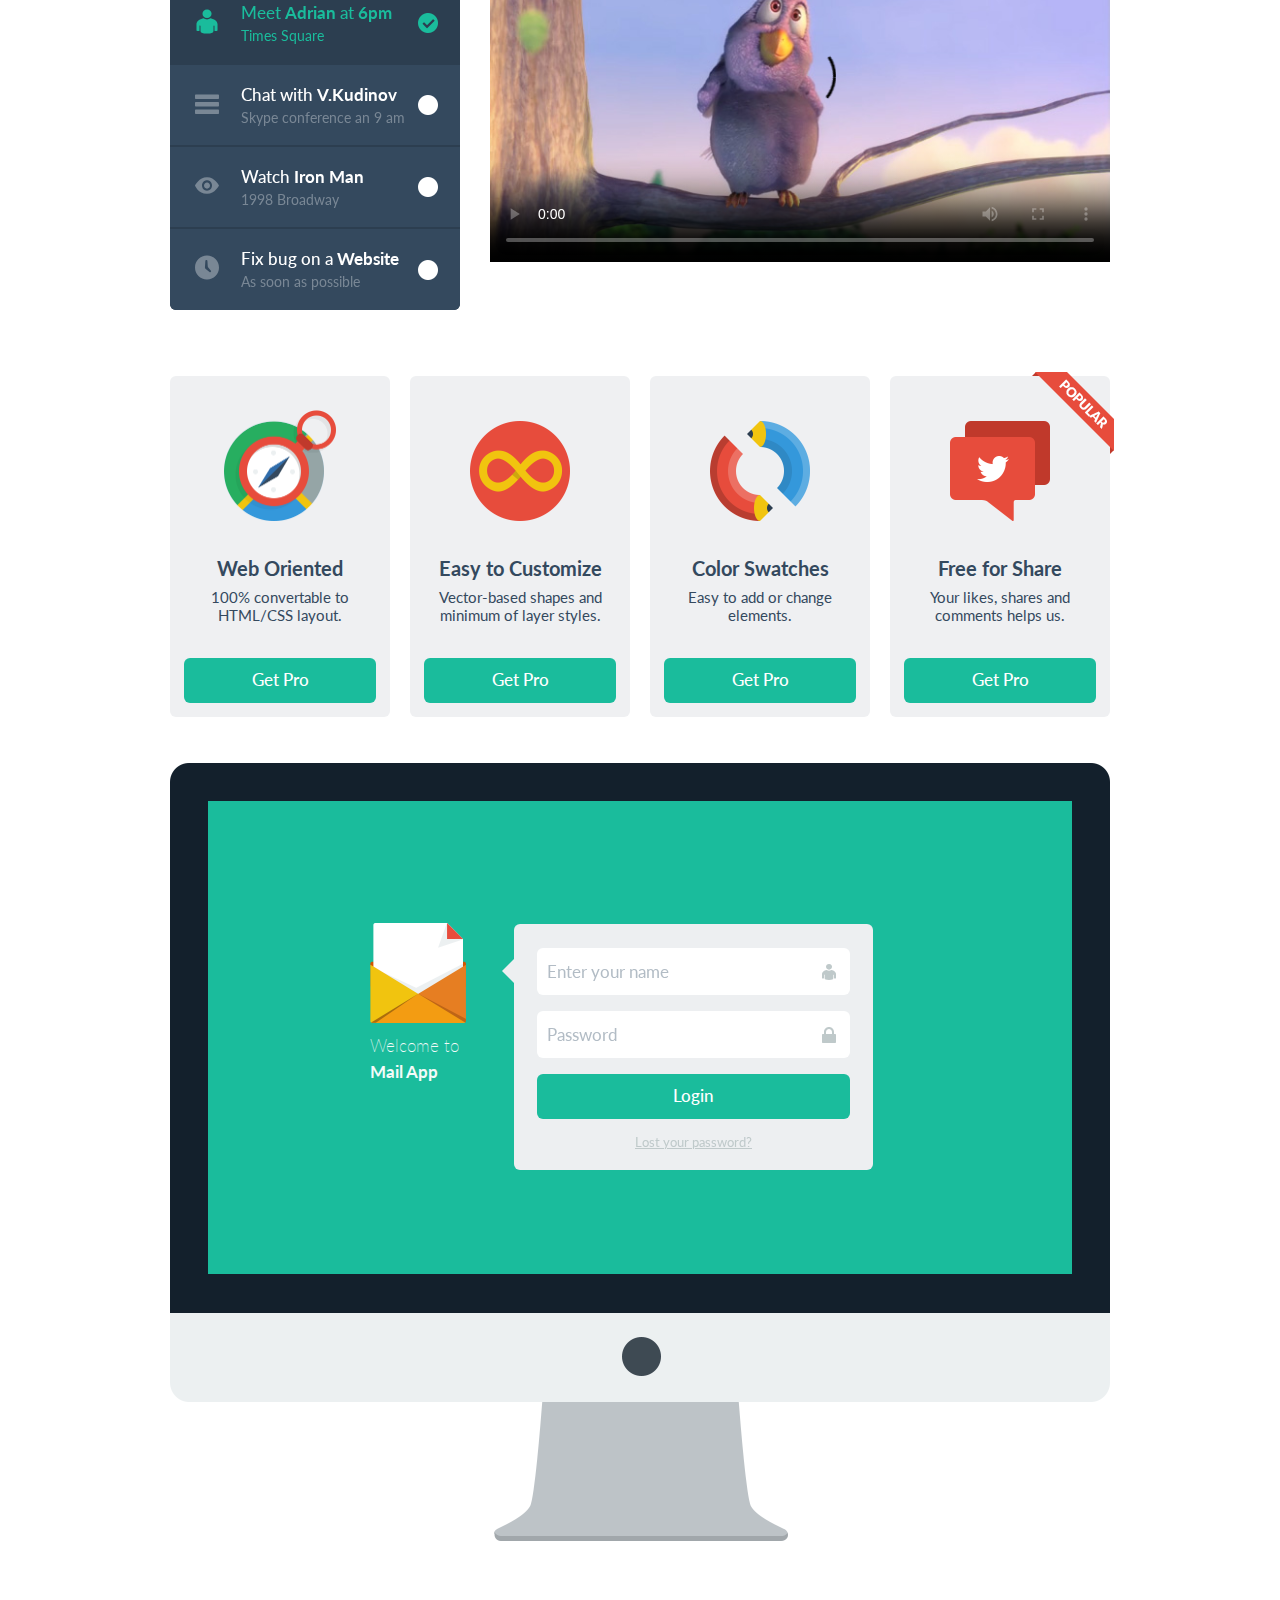
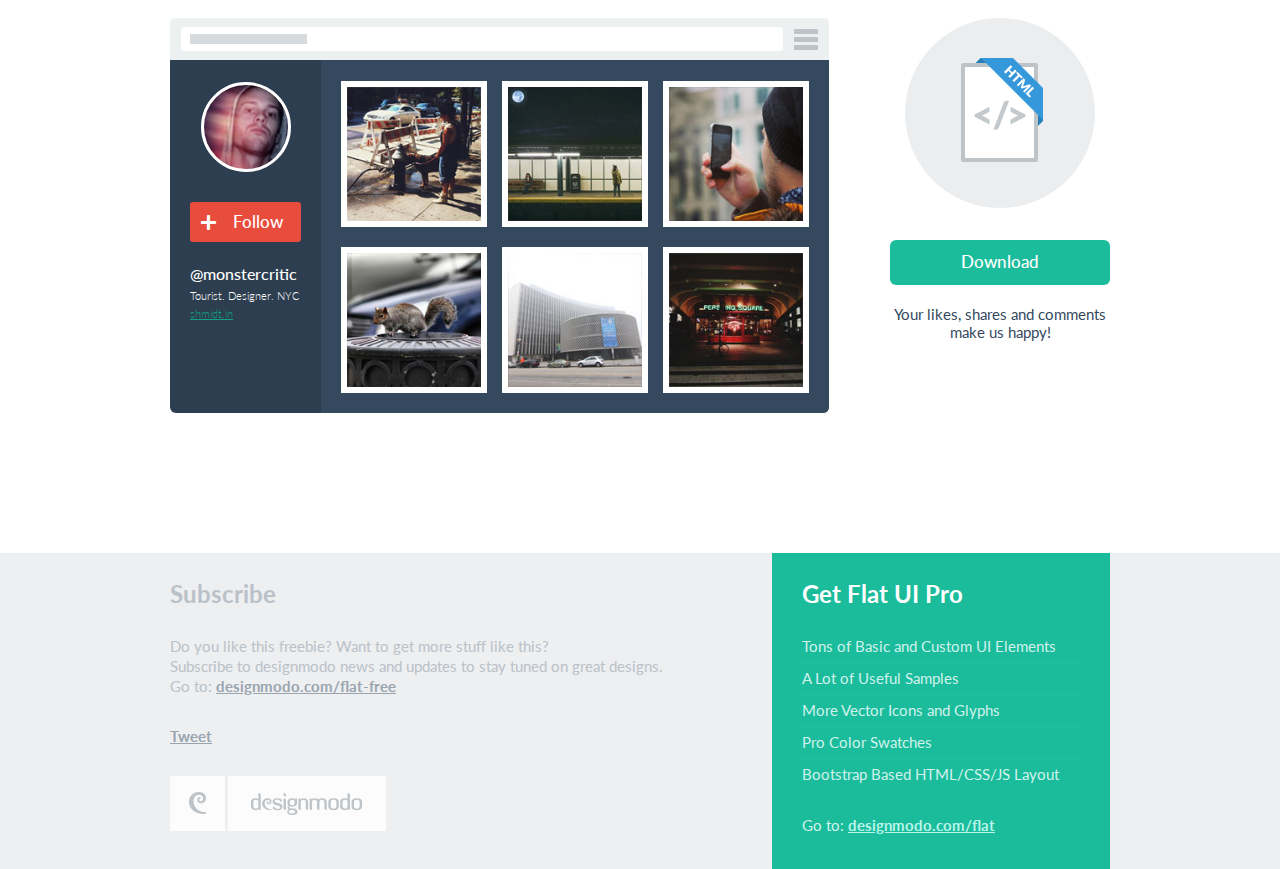
<file: y86/templates/Flat-UI-master/Flat-UI-master/index.html>
<!DOCTYPE html>
<html lang="en">
  <head>
    <meta charset="utf-8">
    <title>Flat UI Kit - HTML/PSD Design Framework</title>
    <meta name="viewport" content="width=device-width, initial-scale=1.0">

    <!-- Loading Bootstrap -->
    <link href="bootstrap/css/bootstrap.css" rel="stylesheet">

    <!-- Loading Flat UI -->
    <link href="css/flat-ui.css" rel="stylesheet">

    <link rel="shortcut icon" href="images/favicon.ico">

    <!-- HTML5 shim, for IE6-8 support of HTML5 elements. All other JS at the end of file. -->
    <!--[if lt IE 9]>
      <script src="js/html5shiv.js"></script>
    <![endif]-->
  </head>
  <body>
    <div class="container">
      <div class="demo-headline">
        <h1 class="demo-logo">
          <div class="logo"></div>
          Flat UI
          <small>Free Web User Interface Kit</small>
        </h1>
      </div> <!-- /demo-headline -->

      <h1>Basic elements</h1>
      <h3 class="demo-panel-title">Buttons</h3>

      <div class="row demo-row">
        <div class="span3">
          <a href="#fakelink" class="btn btn-large btn-block btn-primary">Primary Button</a>
        </div>
        <div class="span3">
          <a href="#fakelink" class="btn btn-large btn-block btn-warning">Warning Button</a>
        </div>
        <div class="span3">
          <a href="#fakelink" class="btn btn-block btn-large">Default Button</a>
        </div>
        <div class="span3">
          <a href="#fakelink" class="btn btn-large btn-block btn-danger">Danger Button</a>
        </div>
      </div> <!-- /row -->

      <div class="row demo-row">
        <div class="span3">
          <a href="#fakelink" class="btn btn-large btn-block btn-success">Success Button</a>
        </div>
        <div class="span3">
          <a href="#fakelink" class="btn btn-large btn-block btn-inverse">Inverse Button</a>
        </div>
        <div class="span3">
          <a href="#fakelink" class="btn btn-large btn-block btn-info">Info Button</a>
        </div>
        <div class="span3">
          <a href="#fakelink" class="btn btn-large btn-block disabled">Disabled Button</a>
        </div>
      </div> <!-- /row -->

      <h3 class="demo-panel-title">Menu</h3>
      <div class="row demo-row">
        <div class="span9">
          <div class="navbar navbar-inverse">
            <div class="navbar-inner">
              <div class="container">
                <button type="button" class="btn btn-navbar" data-toggle="collapse" data-target="#nav-collapse-01"></button>
                <div class="nav-collapse collapse" id="nav-collapse-01">
                  <ul class="nav">
                    <li>
                      <a href="#fakelink">
                        Menu Item
                        <span class="navbar-unread">1</span>
                      </a>
                    </li>
                    <li class="active">
                      <a href="#fakelink">
                        Messages
                        <span class="navbar-unread">1</span>
                      </a>
                      <ul>
                        <li><a href="#fakelink">Element One</a></li>
                        <li>
                          <a href="#fakelink">Sub menu</a>
                          <ul>
                            <li><a href="#fakelink">Element One</a></li>
                            <li><a href="#fakelink">Element Two</a></li>
                            <li><a href="#fakelink">Element Three</a></li>
                          </ul> <!-- /Sub menu -->
                        </li>
                        <li><a href="#fakelink">Element Three</a></li>
                      </ul> <!-- /Sub menu -->
                    </li>
                    <li>
                      <a href="#fakelink">
                        About Us
                      </a>
                    </li>
                  </ul>
                </div><!--/.nav -->
              </div>
            </div>
          </div>
        </div>
        <div class="span3">
          <select name="herolist" value="X-Men" class="select-block span3">
            <option value="0">Choose hero</option>
            <option value="1">Spider Man</option>
            <option value="2">Wolverine</option>
            <option value="3">Captain America</option>
            <option value="X-Men" selected="selected">X-Men</option>
            <option value="Crocodile">Crocodile</option>
          </select>
        </div>
      </div> <!-- /row -->

      <h3 class="demo-panel-title">Input</h3>
      <div class="row">
        <div class="span3">
          <input type="text" value="" placeholder="Inactive" class="span3" />
        </div>
        <div class="span3">
          <div class="control-group error">
            <input type="text" value="Error" class="span3" />
          </div>
        </div>
        <div class="span3">
          <div class="control-group success">
            <input type="text" value="Success" class="span3" />
            <i class="input-icon fui-check-inverted"></i>
          </div>
        </div>
        <div class="span3">
          <input type="text" value="Disabled" disabled="disabled" class="span3" />
        </div>
      </div> <!-- /row -->

      <div class="row">
        <div class="span5">
          <h3 class="demo-panel-title">Progress bars &amp; Sliders</h3>
          <div class="progress">
            <div class="bar" style="width: 45%;"></div>
          </div>
          <br/>
          <div class="progress">
            <div class="bar" style="width: 40%;"></div>
            <div class="bar bar-warning" style="width: 10%;"></div>
            <div class="bar bar-danger" style="width: 10%;"></div>
            <div class="bar bar-success" style="width: 10%;"></div>
            <div class="bar bar-info" style="width: 10%;"></div>
          </div>
          <br/>
          <div id="slider" class="ui-slider">
            <div class="ui-slider-segment"></div>
            <div class="ui-slider-segment"></div>
            <div class="ui-slider-segment"></div>
          </div>
        </div> <!-- /sliders -->

        <div class="span6 offset1">
          <h3 class="demo-panel-title">Navigation</h3>
          <div class="row demo-navigation">
            <div class="span3">
              <div class="btn-toolbar">
                <div class="btn-group">
                  <a class="btn btn-primary" href="#fakelink"><i class="fui-time"></i></a>
                  <a class="btn btn-primary" href="#fakelink"><i class="fui-photo"></i></a>
                  <a class="btn btn-primary active" href="#fakelink"><i class="fui-heart"></i></a>
                  <a class="btn btn-primary" href="#fakelink"><i class="fui-eye"></i></a>
                </div>
              </div> <!-- /toolbar -->
            </div>
            <div class="span3 demo-pager">
              <ul class="pager">
                <li class="previous">
                  <a href="#fakelink">
                    <i class="fui-arrow-left"></i>
                    <span>All messages</span>
                  </a>
                </li>
                <li class="next">
                  <a href="#fakelink">
                    <i class="fui-arrow-right"></i>
                  </a>
                </li>
              </ul> <!-- /pager -->
            </div>
          </div> <!-- /demo-navigation -->

          <div class="pagination">
            <ul>
              <li class="previous"><a href="#fakelink" class="fui-arrow-left"></a></li>
              <li class="active"><a href="#fakelink">1</a></li>
              <li><a href="#fakelink">2</a></li>
              <li><a href="#fakelink">3</a></li>
              <li><a href="#fakelink">4</a></li>
              <li><a href="#fakelink">5</a></li>
              <li><a href="#fakelink">6</a></li>
              <li><a href="#fakelink">7</a></li>
              <li><a href="#fakelink">8</a></li>
              <li class="next"><a href="#fakelink" class="fui-arrow-right"></a></li>
            </ul>
          </div> <!-- /pagination -->
        </div> <!-- /navigation -->
      </div> <!-- /row -->

      <div class="row">
        <div class="span3">
          <h3 class="demo-panel-title">Checkboxes</h3>
          <label class="checkbox" for="checkbox1">
            <input type="checkbox" value="" id="checkbox1" data-toggle="checkbox">
            Unchecked
          </label>
          <label class="checkbox" for="checkbox2">
            <input type="checkbox" checked="checked" value="" id="checkbox2" data-toggle="checkbox" checked="">
            Checked
          </label>
          <label class="checkbox" for="checkbox3">
            <input type="checkbox" value="" id="checkbox3" data-toggle="checkbox" disabled="">
            Disabled unchecked
          </label>
          <label class="checkbox" for="checkbox4">
            <input type="checkbox" checked="checked" value="" id="checkbox4" data-toggle="checkbox" disabled="" checked="">
            Disabled checked
          </label>
        </div> <!-- /checkboxes span3 -->

        <div class="span3">
          <h3 class="demo-panel-title">Radio Buttons</h3>
          <label class="radio">
            <input type="radio" name="optionsRadios" id="optionsRadios1" value="option1" data-toggle="radio">
            Radio is off
          </label>
          <label class="radio">
            <input type="radio" name="optionsRadios" id="optionsRadios2" value="option1" data-toggle="radio" checked="">
            Radio is on
          </label>

          <label class="radio">
            <input type="radio" name="optionsRadiosDisabled" id="optionsRadios3" value="option2" data-toggle="radio" disabled="">
            Disabled radio is off
          </label>
          <label class="radio">
            <input type="radio" name="optionsRadiosDisabled" id="optionsRadios4" value="option2" data-toggle="radio" checked="" disabled="">
            Disabled radio is on
          </label>
        </div> <!-- /radios span3 -->

        <div class="span3">
          <h3 class="demo-panel-title">Switches</h3>

          <table width="100%">
            <tr>
              <td width="50%" class="pbm">
                <input type="checkbox" checked="" data-toggle="switch" />
              </td>

              <td class="pbm">
                <input type="checkbox" data-toggle="switch" />
              </td>
            </tr>
            <tr>
              <td class="pbm">
                <div class="switch switch-square"
                  data-on-label="<i class='fui-check'></i>"
                  data-off-label="<i class='fui-cross'></i>">
                  <input type="checkbox" />
                </div>
              </td>

              <td class="pbm">
                <div class="switch switch-square"
                  data-on-label="<i class='fui-check'></i>"
                  data-off-label="<i class='fui-cross'></i>">
                  <input type="checkbox" checked="" />
                </div>
              </td>
            </tr>
            <tr>
              <td>
                <input type="checkbox" disabled data-toggle="switch" />
              </td>

              <td>
                <input type="checkbox" checked disabled data-toggle="switch" />
              </td>
            </tr>
          </table>
        </div> <!-- /toggles span3 -->

        <div class="span3">
          <h3 class="demo-panel-title">Tags</h3>
          <input name="tagsinput" id="tagsinput" class="tagsinput" value="Clean,Fresh,Modern,Unique" />
        </div>
      </div> <!-- /row -->

      <div class="row">
        <div class="span3">
          <h3 class="demo-panel-title">Share</h3>
          <div class="share mrl">
            <ul>
              <li>
                <label class="share-label" for="share-toggle2">Facebook</label>
                <input type="checkbox" data-toggle="switch" />
              </li>
              <li>
                <label class="share-label" for="share-toggle4">Twitter</label>
                <input type="checkbox" checked="" data-toggle="switch" />
              </li>
              <li>
                <label class="share-label" for="share-toggle6">Pinterest</label>
                <input type="checkbox" data-toggle="switch" />
              </li>
            </ul>
            <a href="#" class="btn btn-primary btn-block btn-large">Share</a>
          </div> <!-- /share -->
        </div>

        <div class="span3">
          <div class="demo-tooltips">
            <h3 class="demo-panel-title">Tooltips</h3>
            <p align="center" data-toggle="tooltip" data-placement="bottom" title="Tooltip under the text."></p>
            <p align="center" data-toggle="tooltip" title="Here is the sample of talltooltip that contains three lines or more. More."></p>
          </div>
        </div> <!-- /span3 with tooltips -->

        <div class="span4">
          <div class="demo-text-box prl">
            <h3 class="demo-panel-title">Text Box</h3>
            <p><strong>Lato</strong> is free web-font designed by <strong>Lukasz&nbsp;Dziedzic</strong> from Warsaw.</p>
            <p>Here you can feel the color, size, line height and margins between paragraphs. Don’t forget to underline 
              your links, they are an important <a href="#">visual marker</a> for users.</p>
            <p>Also, to attract attention you can mark some&nbsp;important words using <strong>bold weights</strong>.</p>
          </div>
        </div> <!-- /text box -->

        <div class="span2">
          <h3 class="demo-panel-title demo-headings">Headings</h3>
          <h1>Header</h1>
          <h2>Header 2</h2>
          <h3>Header 3</h3>
          <h4>Header 4</h4>
          <h5>Header 5</h5>
          <h6>Header 6</h6>
        </div> <!-- /headings -->
      </div> <!-- /row -->

      <div class="row">
        <div class="span10">
          <h3 class="demo-panel-title">Color Swatches</h3>
          <div class="row mbl">
            <div class="span2">
              <dl class="palette palette-turquoise">
                <dt>#1abc9c</dt>
                <dd>Turquoise</dd>
              </dl>
              <dl class="palette palette-green-sea">
                <dt>#16a085</dt>
                <dd>Green sea</dd>
              </dl>
            </div>

            <div class="span2">
              <dl class="palette palette-emerald">
                <dt>#2ecc71</dt>
                <dd>Emerald</dd>
              </dl>
              <dl class="palette palette-nephritis">
                <dt>#27ae60</dt>
                <dd>Nephritis</dd>
              </dl>
            </div>

            <div class="span2">
              <dl class="palette palette-peter-river">
                <dt>#3498db</dt>
                <dd>Peter river</dd>
              </dl>
              <dl class="palette palette-belize-hole">
                <dt>#2980b9</dt>
                <dd>Belize hole</dd>
              </dl>
            </div>

            <div class="span2">
              <dl class="palette palette-amethyst">
                <dt>#9b59b6</dt>
                <dd>Amethyst</dd>
              </dl>
              <dl class="palette palette-wisteria">
                <dt>#8e44ad</dt>
                <dd>Wisteria</dd>
              </dl>
            </div>

            <div class="span2">
              <dl class="palette palette-wet-asphalt">
                <dt>#34495e</dt>
                <dd>Wet asphalt</dd>
              </dl>
              <dl class="palette palette-midnight-blue">
                <dt>#2c3e50</dt>
                <dd>Midnight blue</dd>
              </dl>
            </div>
          </div> <!-- /color swatches -->

          <div class="row mbl">
            <div class="span2">
              <dl class="palette palette-sun-flower">
                <dt>#f1c40f</dt>
                <dd>Sun flower</dd>
              </dl>
              <dl class="palette palette-orange">
                <dt>#f39c12</dt>
                <dd>Orange</dd>
              </dl>
            </div>

            <div class="span2">
              <dl class="palette palette-carrot">
                <dt>#e67e22</dt>
                <dd>Carrot</dd>
              </dl>
              <dl class="palette palette-pumpkin">
                <dt>#d35400</dt>
                <dd>Pumpkin</dd>
              </dl>
            </div>

            <div class="span2">
              <dl class="palette palette-alizarin">
                <dt>#e74c3c</dt>
                <dd>Alizarin</dd>
              </dl>
              <dl class="palette palette-pomegranate">
                <dt>#c0392b</dt>
                <dd>Pomegranate</dd>
              </dl>
            </div>

            <div class="span2">
              <dl class="palette palette-clouds">
                <dt>#ecf0f1</dt>
                <dd>Clouds</dd>
              </dl>
              <dl class="palette palette-silver">
                <dt>#bdc3c7</dt>
                <dd>Silver</dd>
              </dl>
            </div>

            <div class="span2">
              <dl class="palette palette-concrete">
                <dt>#95a5a6</dt>
                <dd>Concrete</dd>
              </dl>
              <dl class="palette palette-asbestos">
                <dt>#7f8c8d</dt>
                <dd>Asbestos</dd>
              </dl>
            </div>
          </div> <!-- /color swatches -->
        </div>

        <div class="span2">
          <h3 class="demo-panel-title">&nbsp;</h3>
          <h6 class="palette-headline">SWATCHES</h6>
          <p class="palette-paragraph">
            Colors &mdash; is almost the most important part of the <strong>Flat UI</strong>. Better to use different shades of provided colors than new.
          </p>
          <p class="palette-paragraph">
            For your convenience we also provide <strong>Swatches Preset</strong> <span>(flat&#8209;ui&#8209;swatches.aco in the Pack folder).</span>
          </p>
          <p class="palette-paragraph">
            <strong>No gradients, no shadows.</strong>
          </p>
        </div> <!-- /swatches desc -->
      </div> <!-- /swatches row -->

      <h3 class="demo-panel-title">Icons <small>(14)</small></h3>
      <div class="demo-illustrations">
        <div class="demo-content">
          <div><img src="images/icons/Toilet-Paper@2x.png" alt="Toilet-Paper"></div>          
          <div><img src="images/icons/Gift-Box@2x.png" alt="Gift-Box"></div>
          <div><img src="images/icons/Pensils@2x.png" alt="Pensils"></div>
          <div><img src="images/icons/Clipboard@2x.png" alt="Clipboard"></div>
          <div><img src="images/icons/Retina-Ready@2x.png" alt="Retina-Ready"></div>
          <div><img src="images/icons/Compas@2x.png" alt="Compas"></div>
          <div><img src="images/icons/Map@2x.png" alt="Map"></div>
          <div><img src="images/icons/Chat@2x.png" alt="Chat"></div>
          <div><img src="images/icons/Mail@2x.png" alt="Mail"></div>
          <div><img src="images/icons/Book@2x.png" alt="Book"></div>
          <div><img src="images/icons/Calendar@2x.png" alt="Calendar"></div>
          <div><img src="images/icons/Pocket@2x.png" alt="Pocket"></div>
          <div><img src="images/icons/Watches@2x.png" alt="Watches"></div>
          <div><img src="images/icons/Infinity-Loop@2x.png" alt="Infinity-Loop"></div>
        </div>
      </div>

      <div class="demo-icons">
        <h3 class="demo-panel-title">Glyphs <small>(30)</small></h3>
        <div class="demo-content">
          <span class="fui-arrow-right"></span>
          <span class="fui-arrow-left"></span>
          <span class="fui-cmd"></span>
          <span class="fui-check-inverted"></span>
          <span class="fui-heart"></span>
          <span class="fui-location"></span>
          <span class="fui-plus"></span>
          <span class="fui-check"></span>
          <span class="fui-cross"></span>
          <span class="fui-list"></span>
          <span class="fui-new"></span>
          <span class="fui-video"></span>
          <span class="fui-photo"></span>
          <span class="fui-volume"></span>
          <span class="fui-time"></span>
          <span class="fui-eye"></span>
          <span class="fui-chat"></span>
          <span class="fui-search"></span>
          <span class="fui-user"></span>
          <span class="fui-mail"></span>
          <span class="fui-lock"></span>
          <span class="fui-gear"></span>
          <span class="fui-radio-unchecked"></span>
          <span class="fui-radio-checked"></span>
          <span class="fui-checkbox-unchecked"></span>
          <span class="fui-checkbox-checked"></span>
          <span class="fui-calendar-solid"></span>
          <span class="fui-pause"></span>
          <span class="fui-play"></span>
          <span class="fui-check-inverted-2"></span>
        </div>
      </div> <!-- /icon font row -->

      <h1 class="mbl pbl">Samples</h1>
      <div class="row demo-samples">
        <div class="span4">
          <div class="todo mrm">
            <div class="todo-search">
              <input class="todo-search-field" type="search" value="" placeholder="Search" />
            </div>
            <ul>
              <li class="todo-done">
                <div class="todo-icon fui-user"></div>
                <div class="todo-content">
                  <h4 class="todo-name">
                    Meet <strong>Adrian</strong> at <strong>6pm</strong>
                  </h4>
                  Times Square
                </div>
              </li>

              <li>
                <div class="todo-icon fui-list"></div>
                <div class="todo-content">
                  <h4 class="todo-name">
                    Chat with <strong>V.Kudinov</strong>
                  </h4>
                  Skype conference an 9 am
                </div>
              </li>

              <li>
                <div class="todo-icon fui-eye"></div>
                <div class="todo-content">
                  <h4 class="todo-name">
                    Watch <strong>Iron Man</strong>
                  </h4>
                  1998 Broadway
                </div>
              </li>

              <li>
                <div class="todo-icon fui-time"></div>
                <div class="todo-content">
                  <h4 class="todo-name">
                    Fix bug on a <strong>Website</strong>
                  </h4>
                  As soon as possible
                </div>
              </li>
            </ul>
          </div>
        </div> <!-- /todo list -->

        <div class="span8 demo-video">
          <!--[if !IE]> -->
            <video class="video-js" controls
              preload="auto" width="620" height="349" poster="images/video/poster.jpg" data-setup="{}">
              <source src="http://iurevych.github.com/Flat-UI-videos/big_buck_bunny.mp4" type="video/mp4">
              <source src="http://iurevych.github.com/Flat-UI-videos/big_buck_bunny.webm" type="video/webm">
            </video>
          <!-- <![endif]-->

          <!--[if IE]>
            <video class="video-js" controls
              preload="auto" width="620" height="256" poster="http://video-js.zencoder.com/oceans-clip.jpg" data-setup="{}">
              <source src="http://video-js.zencoder.com/oceans-clip.mp4" type='video/mp4'/>
              <source src="http://video-js.zencoder.com/oceans-clip.webm" type='video/webm'/>
            </video>
          <![endif]-->
        </div> <!-- /video -->
      </div>

      <div class="row demo-tiles">
        <div class="span3">
          <div class="tile">
            <img src="images/icons/Compas@2x.png" alt="Compas@2x" class="tile-image big-illustration">
            <h3 class="tile-title">Web Oriented</h3>
            <p>100% convertable to HTML/CSS layout.</p>
            <a class="btn btn-primary btn-large btn-block" href="http://designmodo.com/flat">Get Pro</a>
          </div>
        </div>

        <div class="span3">
          <div class="tile">
            <img src="images/icons/Infinity-Loop@2x.png" alt="Infinity-Loop@2x" class="tile-image">
            <h3 class="tile-title">Easy to Customize</h3>
            <p>Vector-based shapes and minimum of layer styles.</p>
            <a class="btn btn-primary btn-large btn-block" href="http://designmodo.com/flat">Get Pro</a>
          </div>
        </div>

        <div class="span3">
          <div class="tile">
            <img src="images/icons/Pensils@2x.png" alt="Pensils@2x" class="tile-image">
            <h3 class="tile-title">Color Swatches</h3>
            <p>Easy to add or change elements. </p>
            <a class="btn btn-primary btn-large btn-block" href="http://designmodo.com/flat">Get Pro</a>
          </div>
        </div>

        <div class="span3">
          <div class="tile tile-hot">
            <img src="images/icons/Chat@2x.png" alt="Chat@2x" class="tile-image">
            <h3 class="tile-title">Free for Share</h3>
            <p>Your likes, shares and comments helps us.</p>
            <a class="btn btn-primary btn-large btn-block" href="http://designmodo.com/flat">Get Pro</a>
          </div>

        </div>
      </div> <!-- /tiles -->

      <div class="login">
        <div class="login-screen">
          <div class="login-icon">
            <img src="images/login/icon.png" alt="Welcome to Mail App" />
            <h4>Welcome to <small>Mail App</small></h4>
          </div>

          <div class="login-form">
            <div class="control-group">
              <input type="text" class="login-field" value="" placeholder="Enter your name" id="login-name" />
              <label class="login-field-icon fui-user" for="login-name"></label>
            </div>

            <div class="control-group">
              <input type="password" class="login-field" value="" placeholder="Password" id="login-pass" />
              <label class="login-field-icon fui-lock" for="login-pass"></label>
            </div>

            <a class="btn btn-primary btn-large btn-block" href="#">Login</a>
            <a class="login-link" href="#">Lost your password?</a>
          </div>
        </div>
      </div>

      <div class="row">
        <div class="span9">
          <div class="demo-browser">
            <div class="demo-browser-side">
              <div class="demo-browser-author"></div>
              <div class="demo-browser-action">
                <a class="btn btn-danger btn-large btn-block" href="http://twitter.com/monstercritic" target="_blank">
                  Follow
                </a>
              </div>
              <h5>@monstercritic</h5>
              <h6>
                Tourist. Designer. NYC
                <a href="http://shmidt.in" target="_blank">shmidt.in</a>
              </h6>
            </div>
            <div class="demo-browser-content">
              <img src="images/demo/browser-pic-1.jpg" alt="" />
              <img src="images/demo/browser-pic-2.jpg" alt="" />
              <img src="images/demo/browser-pic-3.jpg" alt="" />
              <img src="images/demo/browser-pic-4.jpg" alt="" />
              <img src="images/demo/browser-pic-5.jpg" alt="" />
              <img src="images/demo/browser-pic-6.jpg" alt="" />
            </div>
          </div>
        </div>

        <div class="span3">
          <div class="demo-download">
            <img src="images/demo/html-icon.png" src="Free PSD" />
          </div>

          <a href="https://github.com/designmodo/Flat-UI/archive/master.zip" class="btn btn-primary btn-large btn-block">Download</a>

          <p class="demo-download-text">Your likes, shares and comments make us happy!</p>
        </div>
      </div> <!-- /download area -->

    </div> <!-- /container -->

    <footer>
      <div class="container">
        <div class="row">
          <div class="span7">
            <h3 class="footer-title">Subscribe</h3>
            <p>Do you like this freebie? Want to get more stuff like this?<br/>
              Subscribe to designmodo news and updates to stay tuned on great designs.<br/>
              Go to: <a href="http://designmodo.com/flat-free" target="_blank">designmodo.com/flat-free</a>
            </p>

            <p class="pvl">
              <a href="https://twitter.com/share" class="twitter-share-button" data-url="http://designmodo.com/flat-free/" data-text="Flat UI Free - PSD&amp;HTML User Interface Kit" data-via="designmodo" data-size="large">Tweet</a>
              <script>!function(d,s,id){var js,fjs=d.getElementsByTagName(s)[0];if(!d.getElementById(id)){js=d.createElement(s);js.id=id;js.src="//platform.twitter.com/widgets.js";fjs.parentNode.insertBefore(js,fjs);}}(document,"script","twitter-wjs");</script>
            </p>

            <a class="footer-brand" href="http://designmodo.com" target="_blank">
              <img src="images/footer/logo.png" alt="Designmodo.com" />
            </a>
          </div> <!-- /span8 -->

          <div class="span5">
            <div class="footer-banner">
              <h3 class="footer-title">Get Flat UI Pro</h3>
              <ul>
                <li>Tons of Basic and Custom UI Elements</li>
                <li>A Lot of Useful Samples</li>
                <li>More Vector Icons and Glyphs</li>
                <li>Pro Color Swatches</li>
                <li>Bootstrap Based HTML/CSS/JS Layout</li>
              </ul>
              Go to: <a href="http://designmodo.com/flat" target="_blank">designmodo.com/flat</a>
            </div>
          </div>
        </div>
      </div>
    </footer>
    
    <!-- Load JS here for greater good =============================-->
    <script src="js/jquery-1.8.3.min.js"></script>
    <script src="js/jquery-ui-1.10.3.custom.min.js"></script>
    <script src="js/jquery.ui.touch-punch.min.js"></script>
    <script src="js/bootstrap.min.js"></script>
    <script src="js/bootstrap-select.js"></script>
    <script src="js/bootstrap-switch.js"></script>
    <script src="js/flatui-checkbox.js"></script>
    <script src="js/flatui-radio.js"></script>
    <script src="js/jquery.tagsinput.js"></script>
    <script src="js/jquery.placeholder.js"></script>
    <script src="js/jquery.stacktable.js"></script>
    <script src="http://vjs.zencdn.net/c/video.js"></script>
    <script src="js/application.js"></script>
  </body>
</html>
</file>
<file: stylesheets/stylesheet.css>
/*******************************************************************************
Slate Theme for GitHub Pages
by Jason Costello, @jsncostello
*******************************************************************************/

@import url(pygment_trac.css);

/*******************************************************************************
MeyerWeb Reset
*******************************************************************************/

html, body, div, span, applet, object, iframe,
h1, h2, h3, h4, h5, h6, p, blockquote, pre,
a, abbr, acronym, address, big, cite, code,
del, dfn, em, img, ins, kbd, q, s, samp,
small, strike, strong, sub, sup, tt, var,
b, u, i, center,
dl, dt, dd, ol, ul, li,
fieldset, form, label, legend,
table, caption, tbody, tfoot, thead, tr, th, td,
article, aside, canvas, details, embed,
figure, figcaption, footer, header, hgroup,
menu, nav, output, ruby, section, summary,
time, mark, audio, video {
  margin: 0;
  padding: 0;
  border: 0;
  font: inherit;
  vertical-align: baseline;
}

/* HTML5 display-role reset for older browsers */
article, aside, details, figcaption, figure,
footer, header, hgroup, menu, nav, section {
  display: block;
}

ol, ul {
  list-style: none;
}

blockquote, q {
}

table {
  border-collapse: collapse;
  border-spacing: 0;
}

/*******************************************************************************
Theme Styles
*******************************************************************************/

body {
  box-sizing: border-box;
  color:#373737;
  background: #212121;
  font-size: 16px;
  font-family: 'Myriad Pro', Calibri, Helvetica, Arial, sans-serif;
  line-height: 1.5;
  -webkit-font-smoothing: antialiased;
}

h1, h2, h3, h4, h5, h6 {
  margin: 10px 0;
  font-weight: 700;
  color:#222222;
  font-family: 'Lucida Grande', 'Calibri', Helvetica, Arial, sans-serif;
  letter-spacing: -1px;
}

h1 {
  font-size: 36px;
  font-weight: 700;
}

h2 {
  padding-bottom: 10px;
  font-size: 32px;
  background: url('../images/bg_hr.png') repeat-x bottom;
}

h3 {
  font-size: 24px;
}

h4 {
  font-size: 21px;
}

h5 {
  font-size: 18px;
}

h6 {
  font-size: 16px;
}

p {
  margin: 10px 0 15px 0;
}

footer p {
  color: #f2f2f2;
}

a {
  text-decoration: none;
  color: #007edf;
  text-shadow: none;

  transition: color 0.5s ease;
  transition: text-shadow 0.5s ease;
  -webkit-transition: color 0.5s ease;
  -webkit-transition: text-shadow 0.5s ease;
  -moz-transition: color 0.5s ease;
  -moz-transition: text-shadow 0.5s ease;
  -o-transition: color 0.5s ease;
  -o-transition: text-shadow 0.5s ease;
  -ms-transition: color 0.5s ease;
  -ms-transition: text-shadow 0.5s ease;
}

#main_content a:hover {
  color: #0069ba;
  text-shadow: #0090ff 0px 0px 2px;
}

footer a:hover {
  color: #43adff;
  text-shadow: #0090ff 0px 0px 2px;
}

em {
  font-style: italic;
}

strong {
  font-weight: bold;
}

img {
  position: relative;
  margin: 0 auto;
  max-width: 739px;
  padding: 5px;
  margin: 10px 0 10px 0;
  border: 1px solid #ebebeb;

  box-shadow: 0 0 5px #ebebeb;
  -webkit-box-shadow: 0 0 5px #ebebeb;
  -moz-box-shadow: 0 0 5px #ebebeb;
  -o-box-shadow: 0 0 5px #ebebeb;
  -ms-box-shadow: 0 0 5px #ebebeb;
}

pre, code {
  width: 100%;
  color: #222;
  background-color: #fff;

  font-family: Monaco, "Bitstream Vera Sans Mono", "Lucida Console", Terminal, monospace;
  font-size: 14px;

  border-radius: 2px;
  -moz-border-radius: 2px;
  -webkit-border-radius: 2px;



}

pre {
  width: 100%;
  padding: 10px;
  box-shadow: 0 0 10px rgba(0,0,0,.1);
  overflow: auto;
}

code {
  padding: 3px;
  margin: 0 3px;
  box-shadow: 0 0 10px rgba(0,0,0,.1);
}

pre code {
  display: block;
  box-shadow: none;
}

blockquote {
  color: #666;
  margin-bottom: 20px;
  padding: 0 0 0 20px;
  border-left: 3px solid #bbb;
}

ul, ol, dl {
  margin-bottom: 15px
}

ul li {
  list-style: inside;
  padding-left: 20px;
}

ol li {
  list-style: decimal inside;
  padding-left: 20px;
}

dl dt {
  font-weight: bold;
}

dl dd {
  padding-left: 20px;
  font-style: italic;
}

dl p {
  padding-left: 20px;
  font-style: italic;
}

hr {
  height: 1px;
  margin-bottom: 5px;
  border: none;
  background: url('../images/bg_hr.png') repeat-x center;
}

table {
  border: 1px solid #373737;
  margin-bottom: 20px;
  text-align: left;
 }

th {
  font-family: 'Lucida Grande', 'Helvetica Neue', Helvetica, Arial, sans-serif;
  padding: 10px;
  background: #373737;
  color: #fff;
 }

td {
  padding: 10px;
  border: 1px solid #373737;
 }

form {
  background: #f2f2f2;
  padding: 20px;
}

img {
  width: 100%;
  max-width: 100%;
}

/*******************************************************************************
Full-Width Styles
*******************************************************************************/

.outer {
  width: 100%;
}

.inner {
  position: relative;
  max-width: 640px;
  padding: 20px 10px;
  margin: 0 auto;
}

#forkme_banner {
  display: block;
  position: absolute;
  top:0;
  right: 10px;
  z-index: 10;
  padding: 10px 50px 10px 10px;
  color: #fff;
  background: url('../images/blacktocat.png') #0090ff no-repeat 95% 50%;
  font-weight: 700;
  box-shadow: 0 0 10px rgba(0,0,0,.5);
  border-bottom-left-radius: 2px;
  border-bottom-right-radius: 2px;
}

#header_wrap {
  background: #212121;
  background: -moz-linear-gradient(top, #373737, #212121);
  background: -webkit-linear-gradient(top, #373737, #212121);
  background: -ms-linear-gradient(top, #373737, #212121);
  background: -o-linear-gradient(top, #373737, #212121);
  background: linear-gradient(top, #373737, #212121);
}

#header_wrap .inner {
  padding: 50px 10px 30px 10px;
}

#project_title {
  margin: 0;
  color: #fff;
  font-size: 42px;
  font-weight: 700;
  text-shadow: #111 0px 0px 10px;
}

#project_tagline {
  color: #fff;
  font-size: 24px;
  font-weight: 300;
  background: none;
  text-shadow: #111 0px 0px 10px;
}

#downloads {
  position: absolute;
  width: 210px;
  z-index: 10;
  bottom: -40px;
  right: 0;
  height: 70px;
  background: url('../images/icon_download.png') no-repeat 0% 90%;
}

.zip_download_link {
  display: block;
  float: right;
  width: 90px;
  height:70px;
  text-indent: -5000px;
  overflow: hidden;
  background: url(../images/sprite_download.png) no-repeat bottom left;
}

.tar_download_link {
  display: block;
  float: right;
  width: 90px;
  height:70px;
  text-indent: -5000px;
  overflow: hidden;
  background: url(../images/sprite_download.png) no-repeat bottom right;
  margin-left: 10px;
}

.zip_download_link:hover {
  background: url(../images/sprite_download.png) no-repeat top left;
}

.tar_download_link:hover {
  background: url(../images/sprite_download.png) no-repeat top right;
}

#main_content_wrap {
  background: #f2f2f2;
  border-top: 1px solid #111;
  border-bottom: 1px solid #111;
}

#main_content {
  padding-top: 40px;
}

#footer_wrap {
  background: #212121;
}



/*******************************************************************************
Small Device Styles
*******************************************************************************/

@media screen and (max-width: 480px) {
  body {
    font-size:14px;
  }

  #downloads {
    display: none;
  }

  .inner {
    min-width: 320px;
    max-width: 480px;
  }

  #project_title {
  font-size: 32px;
  }

  h1 {
    font-size: 28px;
  }

  h2 {
    font-size: 24px;
  }

  h3 {
    font-size: 21px;
  }

  h4 {
    font-size: 18px;
  }

  h5 {
    font-size: 14px;
  }

  h6 {
    font-size: 12px;
  }

  code, pre {
    min-width: 320px;
    max-width: 480px;
    font-size: 11px;
  }

}
</file>
<file: static/Flat-UI-master/Flat-UI-master/css/flat-ui.css>
@import url("https://fonts.googleapis.com/css?family=Lato:400,700,700italic,900,400italic,300");
@font-face {
  font-family: 'Flat-UI-Icons';
  src: url('../fonts/Flat-UI-Icons.eot');
  src: url('../fonts/Flat-UI-Icons.eot?#iefix') format('embedded-opentype'), url('../fonts/Flat-UI-Icons.woff') format('woff'), url('../fonts/Flat-UI-Icons.ttf') format('truetype'), url('../fonts/Flat-UI-Icons.svg#Flat-UI-Icons') format('svg');
  font-weight: normal;
  font-style: normal;
}
/* Use the following CSS code if you want to use data attributes for inserting your icons */
[data-icon]:before {
  font-family: 'Flat-UI-Icons';
  content: attr(data-icon);
  speak: none;
  font-weight: normal;
  font-variant: normal;
  text-transform: none;
  -webkit-font-smoothing: antialiased;
}
/* Use the following CSS code if you want to have a class per icon */
/*
Instead of a list of all class selectors,
you can use the generic selector below, but it's slower:
[class*="fui-"] {
*/
.fui-arrow-right,
.fui-arrow-left,
.fui-cmd,
.fui-check-inverted,
.fui-heart,
.fui-location,
.fui-plus,
.fui-check,
.fui-cross,
.fui-list,
.fui-new,
.fui-video,
.fui-photo,
.fui-volume,
.fui-time,
.fui-eye,
.fui-chat,
.fui-search,
.fui-user,
.fui-mail,
.fui-lock,
.fui-gear,
.fui-radio-unchecked,
.fui-radio-checked,
.fui-checkbox-unchecked,
.fui-checkbox-checked,
.fui-calendar-solid,
.fui-pause,
.fui-play,
.fui-check-inverted-2 {
  display: inline-block;
  font-family: 'Flat-UI-Icons';
  speak: none;
  font-style: normal;
  font-weight: normal;
  font-variant: normal;
  text-transform: none;
  -webkit-font-smoothing: antialiased;
}
.fui-arrow-right:before {
  content: "\e02c";
}
.fui-arrow-left:before {
  content: "\e02d";
}
.fui-cmd:before {
  content: "\e02f";
}
.fui-check-inverted:before {
  content: "\e006";
}
.fui-heart:before {
  content: "\e007";
}
.fui-location:before {
  content: "\e008";
}
.fui-plus:before {
  content: "\e009";
}
.fui-check:before {
  content: "\e00a";
}
.fui-cross:before {
  content: "\e00b";
}
.fui-list:before {
  content: "\e00c";
}
.fui-new:before {
  content: "\e00d";
}
.fui-video:before {
  content: "\e00e";
}
.fui-photo:before {
  content: "\e00f";
}
.fui-volume:before {
  content: "\e010";
}
.fui-time:before {
  content: "\e011";
}
.fui-eye:before {
  content: "\e012";
}
.fui-chat:before {
  content: "\e013";
}
.fui-search:before {
  content: "\e01c";
}
.fui-user:before {
  content: "\e01d";
}
.fui-mail:before {
  content: "\e01e";
}
.fui-lock:before {
  content: "\e01f";
}
.fui-gear:before {
  content: "\e024";
}
.fui-radio-unchecked:before {
  content: "\e02b";
}
.fui-radio-checked:before {
  content: "\e032";
}
.fui-checkbox-unchecked:before {
  content: "\e033";
}
.fui-checkbox-checked:before {
  content: "\e034";
}
.fui-calendar-solid:before {
  content: "\e022";
}
.fui-pause:before {
  content: "\e03b";
}
.fui-play:before {
  content: "\e03c";
}
.fui-check-inverted-2:before {
  content: "\e000";
}
/* 62px */
/* 52px */
/* 40px */
/* 29px */
/* 28px */
/* 24px */
.inline-block {
  display: inline-block;
  zoom: 1;
  *display: inline;
}
.clearfix {
  *zoom: 1;
}
.clearfix:before,
.clearfix:after {
  display: table;
  content: "";
}
.clearfix:after {
  clear: both;
}
.drop-ie-gradient {
  filter: unquote("progid:DXImageTransform.Microsoft.gradient(enabled = false)");
}
.dropdown-arrow-inverse {
  border-bottom-color: #34495e !important;
  border-top-color: #34495e !important;
}
.demo-headline {
  padding: 73px 0 110px;
  text-align: center;
}
.demo-logo {
  font-size: 90px;
  font-weight: 900;
  letter-spacing: -2px;
  line-height: 100px;
}
.demo-logo .logo {
  background: url(../images/demo/logo-mask.png) center 0 no-repeat;
  background-size: 256px 186px;
  height: 186px;
  margin: 0 auto 26px;
  overflow: hidden;
  text-indent: -9999em;
  width: 256px;
}
.demo-logo small {
  color: rgba(52, 73, 94, 0.30000000000000004);
  display: block;
  font-size: 22px;
  font-weight: 700;
  letter-spacing: -1px;
  padding-top: 5px;
}
.demo-row {
  margin-bottom: 20px;
}
.demo-panel-title {
  margin-bottom: 20px;
  padding-top: 20px;
}
.demo-panel-title small {
  color: #798795;
  font-size: inherit;
  font-weight: 400;
}
.demo-navigation {
  margin-bottom: -4px;
  margin-top: -10px;
}
.demo-pager {
  margin-top: -10px;
}
.demo-tooltips {
  height: 126px;
}
.demo-tooltips .tooltip {
  left: -8px !important;
  position: relative !important;
  top: -8px !important;
}
.demo-headings {
  margin-bottom: 12px;
}
.demo-tiles {
  margin-bottom: 46px;
}
.demo-icons {
  font-size: 32px;
  margin-left: -15px;
}
.demo-icons .demo-content {
  margin: 0 0 0 -36px;
}
.demo-icons .demo-content > span {
  display: inline-block;
  margin: 0 0 32px 36px;
  width: 24px;
  font-size: 24px;
}
.demo-icons-tooltip {
  bottom: 0;
  color: #c2c8cf;
  font-size: 12px;
  left: 100%;
  margin-left: 0 !important;
  position: absolute;
  width: 80px;
}
.demo-illustrations {
  margin-top: 40px;
  *zoom: 1;
}
.demo-illustrations:before,
.demo-illustrations:after {
  display: table;
  content: "";
}
.demo-illustrations:after {
  clear: both;
}
.demo-illustrations .demo-content {
  margin: 0 0 0 -40px;
  padding-top: 20px;
}
.demo-illustrations .demo-content > div {
  float: left;
  width: 100px;
  height: 100px;
  margin: 0 0 80px 40px;
  text-align: center;
}
.demo-illustrations img {
  display: inline-block;
  max-height: 100px;
  max-width: 100px;
  vertical-align: baseline;
}
.demo-samples {
  margin-bottom: 46px;
}
.demo-video {
  padding-top: 95px;
  -webkit-border-radius: 6px;
  -moz-border-radius: 6px;
  border-radius: 6px;
}
.demo-download-section {
  float: none;
  margin: 0 auto;
  padding: 60px 0 90px 20px;
  text-align: center;
}
.demo-download-section [class*='fui-'] {
  margin: 3px 0 -3px;
}
.demo-download {
  background-color: #ebedef;
  height: 120px;
  margin: 0 auto 32px;
  padding: 40px 28px 30px 32px;
  text-align: center;
  width: 130px;
  -webkit-border-radius: 50%;
  -moz-border-radius: 50%;
  border-radius: 50%;
}
.demo-download img {
  height: 104px;
  width: 82px;
}
.demo-download-text {
  font-size: 15px;
  padding: 20px 0;
  text-align: center;
}
.demo-text-box a:hover {
  color: #1abc9c;
}
.demo-browser {
  background: #2c3e50 url(../images/demo/browser.png) 0 0 no-repeat;
  background-size: 659px 42px;
  color: #ffffff;
  margin: 0 41px 140px 0;
  padding-top: 42px;
  -webkit-border-radius: 0 0 6px 6px;
  -moz-border-radius: 0 0 6px 6px;
  border-radius: 0 0 6px 6px;
}
.demo-browser-side {
  float: left;
  padding: 22px 20px;
  width: 111px;
}
.demo-browser-side > h5 {
  margin-bottom: 3px;
  text-transform: none;
}
.demo-browser-side > h6 {
  font-size: 11px;
  font-weight: 300;
  line-height: 18px;
  margin-top: 3px;
  text-transform: none;
}
.demo-browser-author {
  background: url(../images/demo/browser-author.jpg) center center no-repeat;
  border: 3px solid #ffffff;
  display: block;
  height: 84px;
  margin: 0 auto;
  width: 84px;
  -webkit-border-radius: 50%;
  -moz-border-radius: 50%;
  border-radius: 50%;
}
.demo-browser-action {
  padding: 30px 0 12px;
}
.demo-browser-action > .btn {
  padding: 9px 0 10px 11px !important;
  text-align: left;
  -webkit-border-radius: 3px;
  -moz-border-radius: 3px;
  border-radius: 3px;
}
.demo-browser-action > .btn:before {
  color: #ffffff;
  content: '\e009';
  font-size: 16px;
  font-family: 'Flat-UI-Icons';
  font-weight: 300;
  margin-right: 12px;
  position: relative;
  top: 1px;
  -webkit-font-smoothing: antialiased;
}
.demo-browser-content {
  background-color: #34495e;
  overflow: hidden;
  padding: 21px 0 0 20px;
  -webkit-border-radius: 0 0 6px;
  -moz-border-radius: 0 0 6px;
  border-radius: 0 0 6px;
}
.demo-browser-content > img {
  border: 6px solid #ffffff;
  float: left;
  margin: 0 15px 20px 0;
  width: 134px;
}
@media only screen and (-webkit-min-device-pixel-ratio: 2), only screen and (-webkit-min-device-pixel-ratio: 1.5), only screen and (-moz-min-device-pixel-ratio: 2), only screen and (-o-min-device-pixel-ratio: 3/2), only screen and (-o-min-device-pixel-ratio: 2/1), only screen and (min--moz-device-pixel-ratio: 1.5), only screen and (min-device-pixel-ratio: 1.5), only screen and (min-device-pixel-ratio: 2) {
  .logo {
    background-image: url(../images/demo/logo-mask-2x.png);
  }
  .demo-browser {
    background-image: url(../images/demo/browser-2x.png);
  }
}
body {
  color: #34495e;
  font-family: "Lato", sans-serif;
  font-size: 14px;
  line-height: 1.231;
}
input,
button,
select,
textarea {
  font-family: "Lato", sans-serif;
  font-size: 14px;
}
a {
  color: #16a085;
  text-decoration: underline;
  -webkit-transition: 0.25s;
  -moz-transition: 0.25s;
  -o-transition: 0.25s;
  transition: 0.25s;
  -webkit-backface-visibility: hidden;
}
a:hover {
  color: #1abc9c;
  text-decoration: none;
}
h1 {
  font-size: 32px;
  font-weight: 900;
}
h2 {
  font-size: 26px;
  font-weight: 700;
  margin-bottom: 2px;
}
h3 {
  font-size: 24px;
  font-weight: 700;
  margin-bottom: 4px;
  margin-top: 2px;
}
h4 {
  font-size: 18px;
  font-weight: 500;
  margin-top: 4px;
}
h5 {
  font-size: 16px;
  font-weight: 500;
  text-transform: uppercase;
}
h6 {
  font-size: 13px;
  font-weight: 500;
  text-transform: uppercase;
}
.btn,
.btn-group > .btn,
.btn-group > .dropdown-menu,
.btn-group > .popover {
  font-size: 14.994px;
  /* 15px */

  font-weight: 500;
}
.btn {
  border: none;
  background: #bdc3c7;
  color: #ffffff;
  padding: 9px 12px 10px;
  line-height: 22px;
  text-decoration: none;
  text-shadow: none;
  -webkit-border-radius: 6px;
  -moz-border-radius: 6px;
  border-radius: 6px;
  -webkit-box-shadow: none;
  -moz-box-shadow: none;
  box-shadow: none;
  -webkit-transition: 0.25s;
  -moz-transition: 0.25s;
  -o-transition: 0.25s;
  transition: 0.25s;
  -webkit-backface-visibility: hidden;
}
.btn:hover,
.btn:focus,
.btn-group:focus .btn.dropdown-toggle {
  background-color: #cacfd2;
  color: #ffffff;
  outline: none;
  -webkit-transition: 0.25s;
  -moz-transition: 0.25s;
  -o-transition: 0.25s;
  transition: 0.25s;
  -webkit-backface-visibility: hidden;
}
.btn:active,
.btn-group.open .btn.dropdown-toggle,
.btn.active {
  background-color: #a1a6a9;
  color: rgba(255, 255, 255, 0.75);
  -webkit-box-shadow: none;
  -moz-box-shadow: none;
  box-shadow: none;
}
.btn.disabled,
.btn[disabled] {
  background-color: #bdc3c7;
  color: rgba(255, 255, 255, 0.75);
  -webkit-box-shadow: none;
  -moz-box-shadow: none;
  box-shadow: none;
  opacity: 0.7;
  filter: alpha(opacity=70);
}
.btn.btn-large {
  font-size: 16.996px;
  /* 17px */

  line-height: 20px;
  padding: 12px 18px 13px;
}
.btn.btn-large > [class^="fui-"] {
  top: 0;
}
.btn.btn-large > [class^="fui-"].pull-right {
  margin-right: -2px;
}
.btn.btn-primary {
  background-color: #1abc9c;
}
.btn.btn-primary:hover,
.btn.btn-primary:focus,
.btn-group:focus .btn.btn-primary.dropdown-toggle {
  background-color: #48c9b0;
}
.btn.btn-primary:active,
.btn-group.open .btn.btn-primary.dropdown-toggle,
.btn.btn-primary.active {
  background-color: #16a085;
}
.btn.btn-info {
  background-color: #3498db;
}
.btn.btn-info:hover,
.btn.btn-info:focus,
.btn-group:focus .btn.btn-info.dropdown-toggle {
  background-color: #5dade2;
}
.btn.btn-info:active,
.btn-group.open .btn.btn-info.dropdown-toggle,
.btn.btn-info.active {
  background-color: #2c81ba;
}
.btn.btn-danger {
  background-color: #e74c3c;
}
.btn.btn-danger:hover,
.btn.btn-danger:focus,
.btn-group:focus .btn.btn-danger.dropdown-toggle {
  background-color: #ec7063;
}
.btn.btn-danger:active,
.btn-group.open .btn.btn-danger.dropdown-toggle,
.btn.btn-danger.active {
  background-color: #c44133;
}
.btn.btn-success {
  background-color: #2ecc71;
}
.btn.btn-success:hover,
.btn.btn-success:focus,
.btn-group:focus .btn.btn-success.dropdown-toggle {
  background-color: #58d68d;
}
.btn.btn-success:active,
.btn-group.open .btn.btn-success.dropdown-toggle,
.btn.btn-success.active {
  background-color: #27ad60;
}
.btn.btn-warning {
  background-color: #f1c40f;
}
.btn.btn-warning:hover,
.btn.btn-warning:focus,
.btn-group:focus .btn.btn-warning.dropdown-toggle {
  background-color: #f5d313;
}
.btn.btn-warning:active,
.btn-group.open .btn.btn-warning.dropdown-toggle,
.btn.btn-warning.active {
  background-color: #cda70d;
}
.btn.btn-inverse {
  background-color: #34495e;
}
.btn.btn-inverse:hover,
.btn.btn-inverse:focus,
.btn-group:focus .btn.btn-inverse.dropdown-toggle {
  background-color: #415b76;
}
.btn.btn-inverse:active,
.btn-group.open .btn.btn-inverse.dropdown-toggle,
.btn.btn-inverse.active {
  background-color: #2c3e50;
}
.btn > [class^="fui-"] {
  margin: 0 4px;
  position: relative;
  top: 1px;
  vertical-align: top;
  display: inline-block;
  zoom: 1;
  *display: inline;
}
.btn > [class^="fui-"].pull-right {
  margin-right: 0px;
}
.btn-toolbar .btn.active {
  color: #ffffff;
}
.btn-toolbar .btn:first-child {
  -webkit-border-radius: 6px 0 0 6px;
  -moz-border-radius: 6px 0 0 6px;
  border-radius: 6px 0 0 6px;
}
.btn-toolbar .btn:last-child {
  -webkit-border-radius: 0 6px 6px 0;
  -moz-border-radius: 0 6px 6px 0;
  border-radius: 0 6px 6px 0;
}
.btn-toolbar .btn > [class^="fui-"] {
  font-size: 16px;
  top: 0;
}
.btn-tip {
  font-weight: 300;
  padding-left: 10px;
}
.btn-group > .btn {
  border-radius: 0;
  text-align: center;
}
.btn-group > .btn:active + .btn,
.btn-group > .btn.active + .btn {
  border-left-color: transparent;
}
.btn-group > .btn:first-of-type {
  border-top-left-radius: 6px;
  border-bottom-left-radius: 6px;
}
.btn-group > .btn:last-of-type {
  border-top-right-radius: 6px;
  border-bottom-right-radius: 6px;
}
.btn-group > .btn + .btn {
  margin-left: 0;
}
.btn-group > .btn + .dropdown-toggle {
  border-left: 2px solid rgba(52, 73, 94, 0.15);
  padding-left: 13px;
  padding-right: 13px;
  -webkit-box-shadow: none;
  -moz-box-shadow: none;
  box-shadow: none;
}
.btn-group > .btn + .dropdown-toggle .caret {
  margin-left: 3px;
  margin-right: 3px;
}
.btn-group > .btn.btn-huge + .dropdown-toggle .caret {
  margin-left: 7px;
  margin-right: 7px;
}
.btn-group > .btn.btn-small + .dropdown-toggle .caret {
  margin-left: 0;
  margin-right: 0;
}
.caret {
  border-left-width: 6px;
  border-right-width: 6px;
  border-top-width: 8px;
  border-bottom-color: #34495e;
  border-style: solid;
  border-bottom-style: none;
  border-top-color: #34495e;
  -webkit-transition: 0.25s;
  -moz-transition: 0.25s;
  -o-transition: 0.25s;
  transition: 0.25s;
  -webkit-backface-visibility: hidden;
}
.dropup .caret,
.dropup .btn-large .caret,
.navbar-fixed-bottom .dropdown .caret {
  border-bottom-width: 8px;
}
.btn-mini .caret,
.btn-small .caret,
.btn-large .caret {
  margin-top: 7px;
}
.btn-large .caret {
  border-top-width: 8px;
  border-right-width: 6px;
  border-left-width: 6px;
}
.navbar {
  font-size: 15.988px;
  /* 16px */

}
.navbar .brand {
  border-radius: 6px 0 0 6px;
  color: #526476;
  font-size: 23.996px;
  /* 24px */

  font-weight: 700;
  margin-left: 0;
  padding: 23px 28px 24px 32px;
  text-shadow: none;
}
.navbar .brand:hover,
.navbar .brand:focus {
  color: #1abc9c;
}
.navbar .brand[class*="fui-"] {
  font-weight: normal;
}
.navbar .nav {
  margin-right: 0;
}
.navbar .nav > li {
  position: relative;
}
.navbar .nav > li:hover > ul {
  opacity: 1;
  top: 100%;
  visibility: visible;
  z-index: 100;
  -webkit-transform: scale(1, 1);
  display: block\9;
}
.navbar .nav > li.active > a,
.navbar .nav > li.active > a:hover,
.navbar .nav > li.active > a:focus {
  background: none;
  color: #1abc9c;
  -webkit-box-shadow: none;
  -moz-box-shadow: none;
  box-shadow: none;
}
.navbar .nav > li > ul {
  padding-top: 13px;
  top: 80%;
}
.navbar .nav > li > ul:before {
  content: "";
  border-style: solid;
  border-width: 0 9px 9px 9px;
  border-color: transparent transparent #34495e transparent;
  height: 0;
  position: absolute;
  left: 15px;
  top: 5px;
  width: 0;
  -webkit-transform: rotate(360deg);
}
.navbar .nav > li > ul li:hover ul {
  opacity: 1;
  -webkit-transform: scale(1, 1);
  visibility: visible;
  display: block\9;
}
.navbar .nav > li > ul li ul {
  left: 100%;
}
.navbar .nav > li > a {
  color: #526476;
  font-weight: 700;
  font-size: 14.994px;
  /* 15px */

  padding: 29px 20px 27px;
  text-shadow: none;
  -webkit-transition: background-color .25s, color .25s, border-bottom-color .25s;
  -moz-transition: background-color .25s, color .25s, border-bottom-color .25s;
  -o-transition: background-color .25s, color .25s, border-bottom-color .25s;
  transition: background-color .25s, color .25s, border-bottom-color .25s;
  -webkit-backface-visibility: hidden;
}
.navbar .nav > li > a:hover,
.navbar .nav > li > a:focus {
  color: #1abc9c;
}
.navbar .nav > li > a[class*="fui-"] {
  font-size: 24px;
  font-weight: normal;
}
.navbar .nav > li > a > [class*="fui-"] {
  font-size: 24px;
  margin: -4px 0 0;
  position: relative;
  top: 4px;
}
.navbar .nav > li > a > [class*="fui-"] + * {
  margin-left: 12px;
}
.navbar .nav > li:first-child > a {
  -webkit-border-radius: 0 0 0 6px;
  -moz-border-radius: 0 0 0 6px;
  border-radius: 0 0 0 6px;
}
.navbar .nav ul {
  border-radius: 4px;
  left: 0;
  list-style-type: none;
  margin-left: 0;
  opacity: 0;
  position: absolute;
  top: 0;
  width: 234px;
  z-index: -100;
  -webkit-transform: scale(1, 0.99);
  -webkit-transform-origin: 0 0;
  visibility: hidden;
  -webkit-transition: 0.3s ease-out;
  -moz-transition: 0.3s ease-out;
  -o-transition: 0.3s ease-out;
  transition: 0.3s ease-out;
  -webkit-backface-visibility: hidden;
}
.navbar .nav ul ul {
  left: 95%;
  padding-left: 5px;
}
.navbar .nav ul li {
  background-color: #34495e;
  padding: 0 3px 3px;
  position: relative;
}
.navbar .nav ul li:first-child {
  border-radius: 6px 6px 0 0;
  padding-top: 3px;
}
.navbar .nav ul li:last-child {
  border-radius: 0 0 6px 6px;
}
.navbar .nav ul li.active > a,
.navbar .nav ul li.active > a:hover,
.navbar .nav ul li.active > a:focus {
  background-color: #1abc9c;
  color: #ffffff;
  padding-left: 9px;
  padding-right: 9px;
}
.navbar .nav ul li.active + li > a {
  padding-left: 9px;
  padding-right: 9px;
}
.navbar .nav ul a {
  border-radius: 2px;
  color: #ffffff;
  display: block;
  font-size: 14px;
  padding: 6px 9px;
  text-decoration: none;
}
.navbar .nav ul a:hover {
  background-color: #1abc9c;
}
.navbar .btn-navbar {
  background: none;
  border: none;
  color: #34495e;
  margin: 21px 15px 17px;
  text-shadow: none;
  -webkit-box-shadow: none;
  -moz-box-shadow: none;
  box-shadow: none;
}
.navbar .btn-navbar:hover,
.navbar .btn-navbar:focus {
  background: none;
  color: #1abc9c;
}
.navbar .btn-navbar:before {
  content: "\e00c";
  font-family: "Flat-UI-Icons";
  font-size: 21.994px;
  font-style: normal;
  font-weight: normal;
  -webkit-font-smoothing: antialiased;
}
.navbar .btn-navbar .icon-bar {
  display: none;
}
.navbar-inner {
  background: #eceef0;
  border: none;
  padding-left: 0;
  padding-right: 0;
  -webkit-border-radius: 6px;
  -moz-border-radius: 6px;
  border-radius: 6px;
  filter: unquote("progid:DXImageTransform.Microsoft.gradient(enabled = false)");
  -webkit-box-shadow: none;
  -moz-box-shadow: none;
  box-shadow: none;
}
.navbar-inverse {
  font-size: 16.996px;
  /* 17px */

}
.navbar-inverse .navbar-inner {
  background: #34495e;
  filter: unquote("progid:DXImageTransform.Microsoft.gradient(enabled = false)");
}
.navbar-inverse .brand {
  border-bottom: 2px solid #2c3e50;
  border-right: 2px solid #2c3e50;
  color: #ffffff;
  padding: 10px 28px 11px 32px;
}
.navbar-inverse .btn-navbar {
  color: #ffffff;
  margin: 7px 10px;
}
.navbar-inverse .nav > li:first-child.active > a {
  padding-left: 20px;
}
.navbar-inverse .nav > li:first-child > a {
  border-left: none;
}
.navbar-inverse .nav > li.active > a,
.navbar-inverse .nav > li.active > a:hover,
.navbar-inverse .nav > li.active > a:focus {
  background-color: #1abc9c;
  border-bottom-color: #16a085;
  border-left: none;
  color: #ffffff;
  padding-left: 22px;
  -webkit-box-shadow: none;
  -moz-box-shadow: none;
  box-shadow: none;
}
.navbar-inverse .nav > li.active + li > a {
  border-left: none;
  padding-left: 22px;
}
.navbar-inverse .nav > li > a {
  font-size: 16.002px;
  /* 16px */

  border-bottom: 2px solid #2c3e50;
  border-left: 2px solid #2c3e50;
  color: #ffffff;
  padding: 16px 20px 15px;
}
.navbar-inverse .nav.pull-right > li > a {
  border-radius: 0 6px 6px 0;
}
.navbar-unread,
.navbar-new {
  font-family: "Lato", sans-serif;
  background-color: #1abc9c;
  border-radius: 50%;
  color: #ffffff;
  font-size: 0;
  font-weight: 700;
  height: 6px;
  line-height: 14px;
  position: absolute;
  right: 12px;
  text-align: center;
  top: 28px;
  width: 6px;
  z-index: 10;
}
.active .navbar-unread,
.active .navbar-new {
  background-color: #ffffff;
  display: none;
}
.navbar-inverse .navbar-unread,
.navbar-inverse .navbar-new {
  top: 15px;
}
.navbar-new {
  background-color: #e74c3c;
  font-size: 12px;
  line-height: 17px;
  height: 18px;
  margin: -9px -1px;
  min-width: 16px;
  padding: 0 1px;
  width: auto;
  -webkit-font-smoothing: subpixel-antialiased;
}
.navbar.navbar-inverse .nav li.dropdown.open > .dropdown-toggle {
  background-color: #1abc9c;
  border-bottom-color: #16a085;
  color: #ffffff;
}
.navbar.navbar-inverse .nav li.dropdown.open > .dropdown-toggle .caret {
  border-bottom-color: #ffffff !important;
  border-top-color: #ffffff !important;
}
.navbar .nav li.dropdown.open > .dropdown-toggle {
  background: none;
  color: #1abc9c;
}
.navbar .nav li.dropdown.open > .dropdown-toggle .caret {
  border-bottom-color: #1abc9c !important;
  border-top-color: #1abc9c !important;
}
.navbar .nav li.dropdown.open .dropdown-menu {
  opacity: 1;
  top: 100%;
  visibility: visible;
  z-index: 1000;
  -webkit-transform: none;
}
.navbar .nav li.dropdown > .dropdown-toggle {
  outline: none;
}
.navbar .nav li.dropdown > .dropdown-toggle:hover .caret,
.navbar .nav li.dropdown > .dropdown-toggle:focus .caret {
  border-bottom-color: #1abc9c;
  border-top-color: #1abc9c;
}
.navbar .nav li.dropdown > .dropdown-toggle .caret {
  border-left-width: 6px;
  border-right-width: 6px;
  border-top-width: 8px;
  border-bottom-color: #4c6a89;
  border-top-color: #4c6a89;
  margin-left: 10px;
  margin-top: 7px;
}
.navbar .nav li.dropdown .dropdown-menu {
  background-color: #34495e;
  opacity: 0;
  padding: 0;
  visibility: hidden;
}
.navbar .nav li.dropdown .dropdown-menu:before {
  display: none;
}
.navbar .nav li.dropdown .dropdown-menu:after {
  border-bottom-color: #34495e;
}
.navbar .nav li.dropdown .dropdown-menu > li > a {
  border-radius: 3px;
  color: #ffffff;
  padding: 6px 8px 8px;
}
.navbar .nav li.dropdown .dropdown-menu .divider {
  background-color: #2c3e50;
  border-bottom: none;
  margin: 2px 0 5px;
  padding: 0;
  height: 2px;
}
.select {
  display: inline-block;
  margin-bottom: 10px;
}
[class*="span"] > .select[class*="span"] {
  margin-left: 0;
}
.select[class*="span"] .btn {
  width: 100%;
  -webkit-box-sizing: border-box;
  -moz-box-sizing: border-box;
  box-sizing: border-box;
}
.select.select-block {
  display: block;
  float: none;
  margin-left: 0;
  width: auto;
}
.select.select-block .btn {
  width: 100%;
  -webkit-box-sizing: border-box;
  -moz-box-sizing: border-box;
  box-sizing: border-box;
}
.select .btn {
  width: 220px;
}
.select .btn.btn-huge .filter-option {
  left: 20px;
  right: 40px;
  top: 16px;
}
.select .btn.btn-huge .caret {
  right: 20px;
}
.select .btn.btn-large .filter-option {
  left: 18px;
  right: 38px;
  top: 12px;
}
.select .btn.btn-small .filter-option {
  left: 13px;
  right: 33px;
  top: 7px;
}
.select .btn.btn-small .caret {
  right: 13px;
}
.select .btn.btn-mini .filter-option {
  left: 13px;
  right: 33px;
  top: 5px;
}
.select .btn.btn-mini .caret {
  right: 13px;
}
.select .btn .filter-option {
  height: 26px;
  left: 13px;
  overflow: hidden;
  position: absolute;
  right: 33px;
  text-align: left;
  top: 10px;
}
.select .btn .caret {
  position: absolute;
  right: 16px;
}
.select .btn .dropdown-toggle {
  -webkit-border-radius: 6px;
  -moz-border-radius: 6px;
  border-radius: 6px;
}
.select .btn .dropdown-menu {
  min-width: 100%;
  -webkit-box-sizing: border-box;
  -moz-box-sizing: border-box;
  box-sizing: border-box;
}
.select .btn .dropdown-menu dt {
  cursor: default;
  display: block;
  padding: 3px 20px;
}
.select .btn .dropdown-menu li:not(.disabled) > a:hover small {
  color: rgba(255, 255, 255, 0.004);
}
.select .btn .dropdown-menu li > a {
  min-height: 20px;
}
.select .btn .dropdown-menu li > a.opt {
  padding-left: 35px;
}
.select .btn .dropdown-menu li small {
  padding-left: 0.5em;
}
.select .btn .dropdown-menu li > dt small {
  font-weight: normal;
}
.select .btn > .disabled,
.select .btn .dropdown-menu li.disabled > a {
  cursor: default;
}
.select .caret {
  border-left-width: 6px;
  border-right-width: 6px;
  border-top-width: 8px;
  border-bottom-color: #ffffff;
  border-style: solid;
  border-bottom-style: none;
  border-top-color: #ffffff;
  -webkit-transition: 0.25s;
  -moz-transition: 0.25s;
  -o-transition: 0.25s;
  transition: 0.25s;
  -webkit-backface-visibility: hidden;
}
textarea,
input[type="text"],
input[type="password"],
input[type="datetime"],
input[type="datetime-local"],
input[type="date"],
input[type="month"],
input[type="time"],
input[type="week"],
input[type="number"],
input[type="email"],
input[type="url"],
input[type="search"],
input[type="tel"],
input[type="color"],
.uneditable-input {
  border: 2px solid #bdc3c7;
  color: #34495e;
  font-family: "Lato", sans-serif;
  font-size: 14px;
  padding: 8px 5px;
  height: 21px;
  text-indent: 6px;
  -webkit-appearance: none;
  -webkit-border-radius: 6px;
  -moz-border-radius: 6px;
  border-radius: 6px;
  -webkit-box-shadow: none;
  -moz-box-shadow: none;
  box-shadow: none;
  -webkit-transition: border .25s linear, color .25s linear;
  -moz-transition: border .25s linear, color .25s linear;
  -o-transition: border .25s linear, color .25s linear;
  transition: border .25s linear, color .25s linear;
  -webkit-backface-visibility: hidden;
}
textarea:-moz-placeholder,
input[type="text"]:-moz-placeholder,
input[type="password"]:-moz-placeholder,
input[type="datetime"]:-moz-placeholder,
input[type="datetime-local"]:-moz-placeholder,
input[type="date"]:-moz-placeholder,
input[type="month"]:-moz-placeholder,
input[type="time"]:-moz-placeholder,
input[type="week"]:-moz-placeholder,
input[type="number"]:-moz-placeholder,
input[type="email"]:-moz-placeholder,
input[type="url"]:-moz-placeholder,
input[type="search"]:-moz-placeholder,
input[type="tel"]:-moz-placeholder,
input[type="color"]:-moz-placeholder,
.uneditable-input:-moz-placeholder {
  color: #b2bcc5;
}
textarea::-webkit-input-placeholder,
input[type="text"]::-webkit-input-placeholder,
input[type="password"]::-webkit-input-placeholder,
input[type="datetime"]::-webkit-input-placeholder,
input[type="datetime-local"]::-webkit-input-placeholder,
input[type="date"]::-webkit-input-placeholder,
input[type="month"]::-webkit-input-placeholder,
input[type="time"]::-webkit-input-placeholder,
input[type="week"]::-webkit-input-placeholder,
input[type="number"]::-webkit-input-placeholder,
input[type="email"]::-webkit-input-placeholder,
input[type="url"]::-webkit-input-placeholder,
input[type="search"]::-webkit-input-placeholder,
input[type="tel"]::-webkit-input-placeholder,
input[type="color"]::-webkit-input-placeholder,
.uneditable-input::-webkit-input-placeholder {
  color: #b2bcc5;
}
textarea.placeholder,
input[type="text"].placeholder,
input[type="password"].placeholder,
input[type="datetime"].placeholder,
input[type="datetime-local"].placeholder,
input[type="date"].placeholder,
input[type="month"].placeholder,
input[type="time"].placeholder,
input[type="week"].placeholder,
input[type="number"].placeholder,
input[type="email"].placeholder,
input[type="url"].placeholder,
input[type="search"].placeholder,
input[type="tel"].placeholder,
input[type="color"].placeholder,
.uneditable-input.placeholder {
  color: #b2bcc5;
}
.control-group.focus textarea,
.control-group.focus input[type="text"],
.control-group.focus input[type="password"],
.control-group.focus input[type="datetime"],
.control-group.focus input[type="datetime-local"],
.control-group.focus input[type="date"],
.control-group.focus input[type="month"],
.control-group.focus input[type="time"],
.control-group.focus input[type="week"],
.control-group.focus input[type="number"],
.control-group.focus input[type="email"],
.control-group.focus input[type="url"],
.control-group.focus input[type="search"],
.control-group.focus input[type="tel"],
.control-group.focus input[type="color"],
.control-group.focus .uneditable-input,
textarea:focus,
input[type="text"]:focus,
input[type="password"]:focus,
input[type="datetime"]:focus,
input[type="datetime-local"]:focus,
input[type="date"]:focus,
input[type="month"]:focus,
input[type="time"]:focus,
input[type="week"]:focus,
input[type="number"]:focus,
input[type="email"]:focus,
input[type="url"]:focus,
input[type="search"]:focus,
input[type="tel"]:focus,
input[type="color"]:focus,
.uneditable-input:focus {
  border-color: #1abc9c;
  -webkit-box-shadow: none;
  -moz-box-shadow: none;
  box-shadow: none;
}
.row-fluid textarea,
.row-fluid input[type="text"],
.row-fluid input[type="password"],
.row-fluid input[type="datetime"],
.row-fluid input[type="datetime-local"],
.row-fluid input[type="date"],
.row-fluid input[type="month"],
.row-fluid input[type="time"],
.row-fluid input[type="week"],
.row-fluid input[type="number"],
.row-fluid input[type="email"],
.row-fluid input[type="url"],
.row-fluid input[type="search"],
.row-fluid input[type="tel"],
.row-fluid input[type="color"],
.row-fluid .uneditable-input {
  height: 41px;
  width: 100%;
}
textarea.flat,
input[type="text"].flat,
input[type="password"].flat,
input[type="datetime"].flat,
input[type="datetime-local"].flat,
input[type="date"].flat,
input[type="month"].flat,
input[type="time"].flat,
input[type="week"].flat,
input[type="number"].flat,
input[type="email"].flat,
input[type="url"].flat,
input[type="search"].flat,
input[type="tel"].flat,
input[type="color"].flat,
.uneditable-input.flat {
  border-color: transparent;
}
textarea.flat:hover,
input[type="text"].flat:hover,
input[type="password"].flat:hover,
input[type="datetime"].flat:hover,
input[type="datetime-local"].flat:hover,
input[type="date"].flat:hover,
input[type="month"].flat:hover,
input[type="time"].flat:hover,
input[type="week"].flat:hover,
input[type="number"].flat:hover,
input[type="email"].flat:hover,
input[type="url"].flat:hover,
input[type="search"].flat:hover,
input[type="tel"].flat:hover,
input[type="color"].flat:hover,
.uneditable-input.flat:hover {
  border-color: #bdc3c7;
}
textarea.flat:focus,
input[type="text"].flat:focus,
input[type="password"].flat:focus,
input[type="datetime"].flat:focus,
input[type="datetime-local"].flat:focus,
input[type="date"].flat:focus,
input[type="month"].flat:focus,
input[type="time"].flat:focus,
input[type="week"].flat:focus,
input[type="number"].flat:focus,
input[type="email"].flat:focus,
input[type="url"].flat:focus,
input[type="search"].flat:focus,
input[type="tel"].flat:focus,
input[type="color"].flat:focus,
.uneditable-input.flat:focus {
  border-color: #1abc9c;
}
.control-group.error textarea,
.control-group.error input[type="text"],
.control-group.error input[type="password"],
.control-group.error input[type="datetime"],
.control-group.error input[type="datetime-local"],
.control-group.error input[type="date"],
.control-group.error input[type="month"],
.control-group.error input[type="time"],
.control-group.error input[type="week"],
.control-group.error input[type="number"],
.control-group.error input[type="email"],
.control-group.error input[type="url"],
.control-group.error input[type="search"],
.control-group.error input[type="tel"],
.control-group.error input[type="color"],
.control-group.error .uneditable-input {
  border-color: #e74c3c;
  color: #e74c3c;
  -webkit-box-shadow: none;
  -moz-box-shadow: none;
  box-shadow: none;
}
.control-group.error textarea:focus,
.control-group.error input[type="text"]:focus,
.control-group.error input[type="password"]:focus,
.control-group.error input[type="datetime"]:focus,
.control-group.error input[type="datetime-local"]:focus,
.control-group.error input[type="date"]:focus,
.control-group.error input[type="month"]:focus,
.control-group.error input[type="time"]:focus,
.control-group.error input[type="week"]:focus,
.control-group.error input[type="number"]:focus,
.control-group.error input[type="email"]:focus,
.control-group.error input[type="url"]:focus,
.control-group.error input[type="search"]:focus,
.control-group.error input[type="tel"]:focus,
.control-group.error input[type="color"]:focus,
.control-group.error .uneditable-input:focus {
  -webkit-box-shadow: none;
  -moz-box-shadow: none;
  box-shadow: none;
}
.control-group.success textarea,
.control-group.success input[type="text"],
.control-group.success input[type="password"],
.control-group.success input[type="datetime"],
.control-group.success input[type="datetime-local"],
.control-group.success input[type="date"],
.control-group.success input[type="month"],
.control-group.success input[type="time"],
.control-group.success input[type="week"],
.control-group.success input[type="number"],
.control-group.success input[type="email"],
.control-group.success input[type="url"],
.control-group.success input[type="search"],
.control-group.success input[type="tel"],
.control-group.success input[type="color"],
.control-group.success .uneditable-input {
  border-color: #2ecc71;
  color: #2ecc71;
  -webkit-box-shadow: none;
  -moz-box-shadow: none;
  box-shadow: none;
}
.control-group.success textarea:focus,
.control-group.success input[type="text"]:focus,
.control-group.success input[type="password"]:focus,
.control-group.success input[type="datetime"]:focus,
.control-group.success input[type="datetime-local"]:focus,
.control-group.success input[type="date"]:focus,
.control-group.success input[type="month"]:focus,
.control-group.success input[type="time"]:focus,
.control-group.success input[type="week"]:focus,
.control-group.success input[type="number"]:focus,
.control-group.success input[type="email"]:focus,
.control-group.success input[type="url"]:focus,
.control-group.success input[type="search"]:focus,
.control-group.success input[type="tel"]:focus,
.control-group.success input[type="color"]:focus,
.control-group.success .uneditable-input:focus {
  -webkit-box-shadow: none;
  -moz-box-shadow: none;
  box-shadow: none;
}
.control-group.warning textarea,
.control-group.warning input[type="text"],
.control-group.warning input[type="password"],
.control-group.warning input[type="datetime"],
.control-group.warning input[type="datetime-local"],
.control-group.warning input[type="date"],
.control-group.warning input[type="month"],
.control-group.warning input[type="time"],
.control-group.warning input[type="week"],
.control-group.warning input[type="number"],
.control-group.warning input[type="email"],
.control-group.warning input[type="url"],
.control-group.warning input[type="search"],
.control-group.warning input[type="tel"],
.control-group.warning input[type="color"],
.control-group.warning .uneditable-input {
  border-color: #f1c40f;
  color: #f1c40f;
  -webkit-box-shadow: none;
  -moz-box-shadow: none;
  box-shadow: none;
}
.control-group.warning textarea:focus,
.control-group.warning input[type="text"]:focus,
.control-group.warning input[type="password"]:focus,
.control-group.warning input[type="datetime"]:focus,
.control-group.warning input[type="datetime-local"]:focus,
.control-group.warning input[type="date"]:focus,
.control-group.warning input[type="month"]:focus,
.control-group.warning input[type="time"]:focus,
.control-group.warning input[type="week"]:focus,
.control-group.warning input[type="number"]:focus,
.control-group.warning input[type="email"]:focus,
.control-group.warning input[type="url"]:focus,
.control-group.warning input[type="search"]:focus,
.control-group.warning input[type="tel"]:focus,
.control-group.warning input[type="color"]:focus,
.control-group.warning .uneditable-input:focus {
  -webkit-box-shadow: none;
  -moz-box-shadow: none;
  box-shadow: none;
}
.control-group.info textarea,
.control-group.info input[type="text"],
.control-group.info input[type="password"],
.control-group.info input[type="datetime"],
.control-group.info input[type="datetime-local"],
.control-group.info input[type="date"],
.control-group.info input[type="month"],
.control-group.info input[type="time"],
.control-group.info input[type="week"],
.control-group.info input[type="number"],
.control-group.info input[type="email"],
.control-group.info input[type="url"],
.control-group.info input[type="search"],
.control-group.info input[type="tel"],
.control-group.info input[type="color"],
.control-group.info .uneditable-input {
  border-color: #3498db;
  color: #3498db;
  -webkit-box-shadow: none;
  -moz-box-shadow: none;
  box-shadow: none;
}
.control-group.info textarea:focus,
.control-group.info input[type="text"]:focus,
.control-group.info input[type="password"]:focus,
.control-group.info input[type="datetime"]:focus,
.control-group.info input[type="datetime-local"]:focus,
.control-group.info input[type="date"]:focus,
.control-group.info input[type="month"]:focus,
.control-group.info input[type="time"]:focus,
.control-group.info input[type="week"]:focus,
.control-group.info input[type="number"]:focus,
.control-group.info input[type="email"]:focus,
.control-group.info input[type="url"]:focus,
.control-group.info input[type="search"]:focus,
.control-group.info input[type="tel"]:focus,
.control-group.info input[type="color"]:focus,
.control-group.info .uneditable-input:focus {
  -webkit-box-shadow: none;
  -moz-box-shadow: none;
  box-shadow: none;
}
.control-group textarea,
.control-group input[type="text"],
.control-group input[type="password"],
.control-group input[type="datetime"],
.control-group input[type="datetime-local"],
.control-group input[type="date"],
.control-group input[type="month"],
.control-group input[type="time"],
.control-group input[type="week"],
.control-group input[type="number"],
.control-group input[type="email"],
.control-group input[type="url"],
.control-group input[type="search"],
.control-group input[type="tel"],
.control-group input[type="color"],
.control-group .uneditable-input {
  margin-bottom: 0;
}
.control-group {
  position: relative;
}
.control-group > .input-icon {
  position: absolute;
  top: 2px;
  right: 2px;
  line-height: 37px;
  vertical-align: middle;
  font-size: 19.991999999999997px;
  /* 20px */

  color: #b2bcc5;
  background-color: #ffffff;
  padding: 0 10px;
  -webkit-border-radius: 6px;
  -moz-border-radius: 6px;
  border-radius: 6px;
}
.control-group input:focus + .input-icon {
  color: #34495e;
}
.control-group.huge > .input-icon {
  line-height: 49px;
}
.control-group.large > .input-icon {
  line-height: 41px;
}
.control-group.small > .input-icon {
  font-size: 15.988px;
  /* 16px */

  line-height: 30px;
}
.control-group.success > .input-icon,
.control-group.success input + .input-icon {
  color: #2ecc71;
}
.control-group.warning > .input-icon,
.control-group.warning input + .input-icon {
  color: #f1c40f;
}
.control-group.error > .input-icon,
.control-group.error input + .input-icon {
  color: #e74c3c;
}
.control-group.disabled > .input-icon,
.control-group.disabled input + .input-icon {
  color: #d5dbdb;
  background-color: #f4f6f6;
}
input[disabled],
input[readonly],
textarea[disabled],
textarea[readonly] {
  background-color: #f4f6f6;
  border-color: #d5dbdb;
  color: #d5dbdb;
  cursor: default;
}
input,
textarea,
.uneditable-input {
  width: 192px;
}
textarea {
  height: auto;
  font-size: 14.994px;
  /* 15px */

  line-height: 24px;
  padding: 5px 11px;
  text-indent: 0;
}
.row-fluid textarea {
  height: auto;
  width: 100% !important;
}
textarea[class*="span"] {
  width: 100% !important;
  -webkit-box-sizing: border-box;
  -moz-box-sizing: border-box;
  box-sizing: border-box;
}
.checkbox,
.radio {
  margin-bottom: 12px;
  padding-left: 32px;
  position: relative;
  -webkit-transition: color 0.25s linear;
  -moz-transition: color 0.25s linear;
  -o-transition: color 0.25s linear;
  transition: color 0.25s linear;
  -webkit-backface-visibility: hidden;
}
.checkbox input,
.radio input {
  outline: none !important;
  display: none;
}
.checkbox .icons,
.radio .icons {
  color: #bdc3c7;
  display: block;
  height: 20px;
  left: 0;
  position: absolute;
  top: 0;
  width: 20px;
  text-align: center;
  line-height: 20px;
  font-size: 20px;
  -webkit-transition: color 0.25s linear;
  -moz-transition: color 0.25s linear;
  -o-transition: color 0.25s linear;
  transition: color 0.25s linear;
  -webkit-backface-visibility: hidden;
}
.checkbox .icons .first-icon-icon,
.radio .icons .first-icon-icon,
.checkbox .icons .second-icon,
.radio .icons .second-icon {
  position: absolute;
  left: 0;
  top: 0;
  opacity: 1;
  filter: alpha(opacity=100);
}
.checkbox .icons .second-icon,
.radio .icons .second-icon {
  opacity: 0;
  filter: alpha(opacity=0);
}
.checkbox:hover .first-icon,
.radio:hover .first-icon {
  opacity: 0;
  filter: alpha(opacity=0);
}
.checkbox:hover .second-icon,
.radio:hover .second-icon {
  opacity: 1;
  filter: alpha(opacity=100);
}
.checkbox.checked,
.radio.checked {
  color: #16a085;
}
.checkbox.checked .icons,
.radio.checked .icons {
  color: #1abc9c;
}
.checkbox.checked .first-icon,
.radio.checked .first-icon {
  opacity: 0;
  filter: alpha(opacity=0);
}
.checkbox.checked .second-icon,
.radio.checked .second-icon {
  opacity: 1;
  filter: alpha(opacity=100);
}
.checkbox.disabled,
.radio.disabled {
  cursor: default;
  color: #e6e8ea;
}
.checkbox.disabled .icons,
.radio.disabled .icons {
  color: #e6e8ea;
}
.checkbox.disabled .first-icon,
.radio.disabled .first-icon {
  opacity: 1;
  filter: alpha(opacity=100);
}
.checkbox.disabled .second-icon,
.radio.disabled .second-icon {
  opacity: 0;
  filter: alpha(opacity=0);
}
.checkbox.disabled.checked .icons,
.radio.disabled.checked .icons {
  color: #e6e8ea;
}
.checkbox.disabled.checked .first-icon,
.radio.disabled.checked .first-icon {
  opacity: 0;
  filter: alpha(opacity=0);
}
.checkbox.disabled.checked .second-icon,
.radio.disabled.checked .second-icon {
  opacity: 1;
  filter: alpha(opacity=100);
}
.tagsinput {
  background: white;
  border: 2px solid #1abc9c;
  border-radius: 6px;
  height: 100px;
  margin-bottom: 18px;
  padding: 6px 1px 1px 6px;
  overflow-y: auto;
  text-align: left;
}
.tagsinput .tag {
  border-radius: 4px;
  background-color: #1abc9c;
  color: #ffffff;
  cursor: pointer;
  margin-right: 5px;
  margin-bottom: 5px;
  overflow: hidden;
  line-height: 15px;
  padding: 6px 13px 8px 19px;
  position: relative;
  vertical-align: middle;
  display: inline-block;
  zoom: 1;
  *display: inline;
  -webkit-transition: 0.14s linear;
  -moz-transition: 0.14s linear;
  -o-transition: 0.14s linear;
  transition: 0.14s linear;
  -webkit-backface-visibility: hidden;
}
.tagsinput .tag:hover {
  background-color: #16a085;
  color: #ffffff;
  padding-left: 12px;
  padding-right: 20px;
}
.tagsinput .tag:hover .tagsinput-remove-link {
  color: #ffffff;
  opacity: 1;
  display: block\9;
}
.tagsinput input {
  background: transparent;
  border: none;
  color: #34495e;
  font-family: "Lato", sans-serif;
  font-size: 14px;
  margin: 0px;
  padding: 0 0 0 5px;
  outline: 0;
  margin-right: 5px;
  margin-bottom: 5px;
  width: 12px;
}
.tagsinput-remove-link {
  bottom: 0;
  color: #ffffff;
  cursor: pointer;
  font-size: 12px;
  opacity: 0;
  padding: 7px 7px 5px 0;
  position: absolute;
  right: 0;
  text-align: right;
  text-decoration: none;
  top: 0;
  width: 100%;
  z-index: 2;
  display: none\9;
}
.tagsinput-remove-link:before {
  color: #ffffff;
  content: "\e00b";
  font-family: "Flat-UI-Icons";
}
.tagsinput-add-container {
  vertical-align: middle;
  display: inline-block;
  zoom: 1;
  *display: inline;
}
.tagsinput-add {
  background-color: #d6dbdf;
  border-radius: 3px;
  color: #ffffff;
  cursor: pointer;
  margin-bottom: 5px;
  padding: 6px 9px;
  display: inline-block;
  zoom: 1;
  *display: inline;
  -webkit-transition: 0.25s;
  -moz-transition: 0.25s;
  -o-transition: 0.25s;
  transition: 0.25s;
  -webkit-backface-visibility: hidden;
}
.tagsinput-add:hover {
  background-color: #1abc9c;
}
.tagsinput-add:before {
  content: "\e009";
  font-family: "Flat-UI-Icons";
}
.tags_clear {
  clear: both;
  width: 100%;
  height: 0px;
}
.not_valid {
  background: #fbd8db !important;
  color: #90111a !important;
}
.progress {
  background: #ebedef;
  border-radius: 32px;
  height: 12px;
  -webkit-box-shadow: none;
  -moz-box-shadow: none;
  box-shadow: none;
  filter: unquote("progid:DXImageTransform.Microsoft.gradient(enabled = false)");
}
.progress .bar {
  background: #1abc9c;
  -webkit-box-shadow: none !important;
  -moz-box-shadow: none !important;
  box-shadow: none !important;
  filter: unquote("progid:DXImageTransform.Microsoft.gradient(enabled = false)");
}
.progress .bar-success {
  background-color: #2ecc71;
  filter: unquote("progid:DXImageTransform.Microsoft.gradient(enabled = false)");
}
.progress .bar-warning {
  background-color: #f1c40f;
  filter: unquote("progid:DXImageTransform.Microsoft.gradient(enabled = false)");
}
.progress .bar-danger {
  background-color: #e74c3c;
  filter: unquote("progid:DXImageTransform.Microsoft.gradient(enabled = false)");
}
.progress .bar-info {
  background-color: #3498db;
  filter: unquote("progid:DXImageTransform.Microsoft.gradient(enabled = false)");
}
.ui-slider {
  background: #ebedef;
  border-radius: 32px;
  height: 12px;
  -webkit-box-shadow: none;
  -moz-box-shadow: none;
  box-shadow: none;
  filter: unquote("progid:DXImageTransform.Microsoft.gradient(enabled = false)");
  margin-bottom: 20px;
  position: relative;
}
.ui-slider .bar {
  background: #1abc9c;
  -webkit-box-shadow: none !important;
  -moz-box-shadow: none !important;
  box-shadow: none !important;
  filter: unquote("progid:DXImageTransform.Microsoft.gradient(enabled = false)");
}
.ui-slider .bar-success {
  background-color: #2ecc71;
  filter: unquote("progid:DXImageTransform.Microsoft.gradient(enabled = false)");
}
.ui-slider .bar-warning {
  background-color: #f1c40f;
  filter: unquote("progid:DXImageTransform.Microsoft.gradient(enabled = false)");
}
.ui-slider .bar-danger {
  background-color: #e74c3c;
  filter: unquote("progid:DXImageTransform.Microsoft.gradient(enabled = false)");
}
.ui-slider .bar-info {
  background-color: #3498db;
  filter: unquote("progid:DXImageTransform.Microsoft.gradient(enabled = false)");
}
.ui-slider-handle {
  background-color: #16a085;
  border-radius: 50%;
  cursor: pointer;
  height: 18px;
  margin-left: -9px;
  position: absolute;
  top: -3px;
  width: 18px;
  z-index: 2;
  -webkit-transition: background 0.25s;
  -moz-transition: background 0.25s;
  -o-transition: background 0.25s;
  transition: background 0.25s;
  -webkit-backface-visibility: hidden;
}
.ui-slider-handle[style*='100'] {
  margin-left: -15px;
}
.ui-slider-handle:hover,
.ui-slider-handle:focus {
  background-color: #48c9b0;
  outline: none;
}
.ui-slider-handle:active {
  background-color: #16a085;
}
.ui-slider-range {
  background-color: #1abc9c;
  border-radius: 30px 0 0 30px;
  display: block;
  height: 100%;
  position: absolute;
  z-index: 1;
}
.ui-slider-segment {
  background-color: #d9dbdd;
  border-radius: 50%;
  float: left;
  height: 6px;
  margin: 3px -6px 0 0;
  width: 6px;
}
.ui-slider-value {
  float: right;
  font-weight: 500;
  margin-top: 12px;
}
.ui-slider-value.first {
  clear: left;
  float: left;
}
.pager {
  background-color: #34495e;
  border-radius: 6px;
  color: #ffffff;
  font-size: 16px;
  font-weight: 700;
  display: inline-block;
  zoom: 1;
  *display: inline;
}
.pager li:first-child > a,
.pager li:first-child > span {
  border-left: none;
  -webkit-border-radius: 6px 0 0 6px;
  -moz-border-radius: 6px 0 0 6px;
  border-radius: 6px 0 0 6px;
}
.pager li.pager-center {
  padding: 9px 15px 10px;
  padding-left: 0;
  padding-right: 0;
  display: inline-block;
  zoom: 1;
  *display: inline;
}
.pager li > a,
.pager li > span {
  background: none;
  border: none;
  border-left: 2px solid #2c3e50;
  color: #ffffff;
  padding: 9px 15px 10px;
  text-decoration: none;
  white-space: nowrap;
  -webkit-border-radius: 0 6px 6px 0;
  -moz-border-radius: 0 6px 6px 0;
  border-radius: 0 6px 6px 0;
}
.pager li > a:hover,
.pager li > span:hover,
.pager li > a:focus,
.pager li > span:focus {
  background-color: #2c3e50;
}
.pager li > a:active,
.pager li > span:active {
  background-color: #2c3e50;
}
.pager li > a [class*="fui-"] + span,
.pager li > span [class*="fui-"] + span {
  margin-left: 8px;
}
.pager li > a span + [class*="fui-"],
.pager li > span span + [class*="fui-"] {
  margin-left: 8px;
}
.pagination {
  position: relative;
}
.pagination ul {
  background: #d6dbdf;
  color: #ffffff;
  vertical-align: top;
  -webkit-border-radius: 6px;
  -moz-border-radius: 6px;
  border-radius: 6px;
  -webkit-box-shadow: none;
  -moz-box-shadow: none;
  box-shadow: none;
}
.pagination ul li {
  display: inline-block;
  margin-right: -3px;
  vertical-align: top;
}
.pagination ul li.active > a,
.pagination ul li.active > span {
  background-color: #1abc9c;
  color: #ffffff;
}
.pagination ul li.active.previous > a,
.pagination ul li.active.next > a,
.pagination ul li.active.previous > span,
.pagination ul li.active.next > span {
  margin: 0;
}
.pagination ul li.active.previous > a,
.pagination ul li.active.next > a,
.pagination ul li.active.previous > span,
.pagination ul li.active.next > span,
.pagination ul li.active.previous > a:hover,
.pagination ul li.active.next > a:hover,
.pagination ul li.active.previous > span:hover,
.pagination ul li.active.next > span:hover,
.pagination ul li.active.previous > a:focus,
.pagination ul li.active.next > a:focus,
.pagination ul li.active.previous > span:focus,
.pagination ul li.active.next > span:focus {
  background-color: #1abc9c;
  color: #ffffff;
}
.pagination ul li:first-child {
  -webkit-border-radius: 6px 0 0 6px;
  -moz-border-radius: 6px 0 0 6px;
  border-radius: 6px 0 0 6px;
}
.pagination ul li:first-child > a,
.pagination ul li:first-child > span {
  -webkit-border-radius: 6px 0 0 6px;
  -moz-border-radius: 6px 0 0 6px;
  border-radius: 6px 0 0 6px;
}
.pagination ul li:first-child.previous + li > a,
.pagination ul li:first-child.previous + li > span {
  border-left-width: 5px;
}
.pagination ul li:first-child > a,
.pagination ul li:first-child > span {
  border-left: none;
}
.pagination ul li:last-child {
  margin-right: 0;
  -webkit-border-radius: 0 6px 6px 0;
  -moz-border-radius: 0 6px 6px 0;
  border-radius: 0 6px 6px 0;
}
.pagination ul li:last-child > a,
.pagination ul li:last-child > span,
.pagination ul li:last-child > a:hover,
.pagination ul li:last-child > span:hover,
.pagination ul li:last-child > a:focus,
.pagination ul li:last-child > span:focus {
  -webkit-border-radius: 0 6px 6px 0;
  -moz-border-radius: 0 6px 6px 0;
  border-radius: 0 6px 6px 0;
}
.pagination ul li.previous > a,
.pagination ul li.next > a,
.pagination ul li.previous > span,
.pagination ul li.next > span {
  background: transparent;
  border: none;
  border-right: 2px solid #e4e7ea;
  font-size: 15.988px;
  /* 16px */

  margin: 0 9px 0 0;
  padding: 12px 17px;
  min-width: auto;
  -webkit-border-radius: 6px 0 0 6px;
  -moz-border-radius: 6px 0 0 6px;
  border-radius: 6px 0 0 6px;
  -webkit-box-shadow: none !important;
  -moz-box-shadow: none !important;
  box-shadow: none !important;
}
.pagination ul li.previous > a,
.pagination ul li.next > a,
.pagination ul li.previous > span,
.pagination ul li.next > span,
.pagination ul li.previous > a:hover,
.pagination ul li.next > a:hover,
.pagination ul li.previous > span:hover,
.pagination ul li.next > span:hover,
.pagination ul li.previous > a:focus,
.pagination ul li.next > a:focus,
.pagination ul li.previous > span:focus,
.pagination ul li.next > span:focus {
  border-color: #e4e7ea !important;
}
.pagination ul li.next {
  margin-left: 9px;
}
.pagination ul li.next > a,
.pagination ul li.next > span {
  border-left: 2px solid #e4e7ea;
  border-right: none;
  margin: 0;
  -webkit-border-radius: 0 6px 6px 0;
  -moz-border-radius: 0 6px 6px 0;
  border-radius: 0 6px 6px 0;
}
.pagination ul li.active > a,
.pagination ul li.active > span {
  background-color: #ffffff;
  border-color: #ffffff;
  border-width: 2px !important;
  color: #d6dbdf;
  margin: 10px 5px 9px;
}
.pagination ul li.active > a:hover,
.pagination ul li.active > span:hover,
.pagination ul li.active > a:focus,
.pagination ul li.active > span:focus {
  background-color: #ffffff;
  border-color: #ffffff;
  color: #d6dbdf;
  -webkit-box-shadow: none;
  -moz-box-shadow: none;
  box-shadow: none;
}
.pagination ul li.active.previous,
.pagination ul li.active.next {
  border-color: #e4e7ea;
}
.pagination ul li.active.previous {
  margin-right: 6px;
}
.pagination ul li > a,
.pagination ul li > span {
  background: #ffffff;
  border: 5px solid #d6dbdf;
  color: #ffffff;
  line-height: 16px;
  min-height: 17px;
  min-width: auto;
  outline: none;
  padding: 0 4px;
  margin: 7px 2px 6px;
  text-align: center;
  -webkit-border-radius: 50px;
  -moz-border-radius: 50px;
  border-radius: 50px;
  -webkit-transition: background 0.2s ease-out, border-color 0s ease-out, color 0.2s ease-out;
  -moz-transition: background 0.2s ease-out, border-color 0s ease-out, color 0.2s ease-out;
  -o-transition: background 0.2s ease-out, border-color 0s ease-out, color 0.2s ease-out;
  transition: background 0.2s ease-out, border-color 0s ease-out, color 0.2s ease-out;
  -webkit-backface-visibility: hidden;
}
.pagination ul li > a:hover,
.pagination ul li > span:hover,
.pagination ul li > a:focus,
.pagination ul li > span:focus {
  background-color: #1abc9c;
  border-color: #1abc9c;
  color: #ffffff;
  -webkit-transition: background 0.2s ease-out, border-color 0.2s ease-out, color 0.2s ease-out;
  -moz-transition: background 0.2s ease-out, border-color 0.2s ease-out, color 0.2s ease-out;
  -o-transition: background 0.2s ease-out, border-color 0.2s ease-out, color 0.2s ease-out;
  transition: background 0.2s ease-out, border-color 0.2s ease-out, color 0.2s ease-out;
  -webkit-backface-visibility: hidden;
}
.pagination ul li > a:active,
.pagination ul li > span:active {
  background-color: #16a085;
  border-color: #16a085;
  color: #ffffff;
}
.pagination > .btn.previous,
.pagination > .btn.next {
  margin-right: 8px;
  font-size: 14px;
  padding-left: 23px;
  padding-right: 23px;
}
.pagination > .btn.previous [class*="fui-"],
.pagination > .btn.next [class*="fui-"] {
  font-size: 16px;
  margin-left: -2px;
  margin-top: -2px;
}
.pagination > .btn.next {
  margin-left: 8px;
  margin-right: 0;
}
.pagination > .btn.next [class*="fui-"] {
  margin-right: -2px;
  margin-left: 4px;
}
.tooltip {
  font-size: 14px;
}
.tooltip.in {
  opacity: 1;
}
.tooltip.top {
  padding-bottom: 9px;
}
.tooltip.top .tooltip-arrow {
  border-top-color: #34495e;
  border-width: 9px 9px 0;
  bottom: 0;
  margin-left: -9px;
}
.tooltip.right .tooltip-arrow {
  border-right-color: #34495e;
  border-width: 9px 9px 9px 0;
  margin-top: -9px;
  left: -3px;
}
.tooltip.bottom {
  padding-top: 8px;
}
.tooltip.bottom .tooltip-arrow {
  border-bottom-color: #34495e;
  border-width: 0 9px 9px;
  margin-left: -9px;
  top: -1px;
}
.tooltip.left .tooltip-arrow {
  border-left-color: #34495e;
  border-width: 9px 0 9px 9px;
  margin-top: -9px;
  right: -3px;
}
.tooltip-inner {
  background-color: #34495e;
  line-height: 17.99px;
  padding: 12px 12px;
  text-align: center;
  width: 183px;
  -webkit-border-radius: 6px;
  -moz-border-radius: 6px;
  border-radius: 6px;
}
.dropdown-menu {
  background-color: #f3f4f5;
  border: none;
  display: block;
  margin-top: 8px;
  opacity: 0;
  padding: 0;
  visibility: hidden;
  width: 100%;
  -webkit-box-shadow: none;
  -moz-box-shadow: none;
  box-shadow: none;
  -webkit-transition: 0.25s;
  -moz-transition: 0.25s;
  -o-transition: 0.25s;
  transition: 0.25s;
  -webkit-backface-visibility: hidden;
}
.dropdown-menu.typeahead {
  display: none;
  opacity: 1;
  visibility: visible;
  width: auto;
  margin-top: 2px;
}
.open > .dropdown-menu {
  margin-top: 18px;
  opacity: 1;
  visibility: visible;
}
.dropdown-menu li:first-child dt + a {
  border-radius: 0;
}
.dropdown-menu li:first-child > a {
  border-radius: 6px 6px 0 0;
  padding-top: 8px;
}
.dropdown-menu li:last-child > a {
  border-radius: 0 0 6px 6px;
  padding-bottom: 10px;
}
.dropdown-menu li.active > a,
.dropdown-menu li.selected > a,
.dropdown-menu li.active > a.highlighted,
.dropdown-menu li.selected > a.highlighted {
  background: #1abc9c;
  color: #ffffff;
}
.dropdown-menu li.active > a:hover,
.dropdown-menu li.selected > a:hover,
.dropdown-menu li.active > a.highlighted:hover,
.dropdown-menu li.selected > a.highlighted:hover,
.dropdown-menu li.active > a:focus,
.dropdown-menu li.selected > a:focus,
.dropdown-menu li.active > a.highlighted:focus,
.dropdown-menu li.selected > a.highlighted:focus {
  background: #16a085;
  color: #ffffff;
}
.dropdown-menu li > a {
  color: rgba(52, 73, 94, 0.75);
  padding: 6px 15px 8px;
  text-decoration: none;
  *zoom: 1;
  -webkit-transition: background-color 0.25s;
  -moz-transition: background-color 0.25s;
  -o-transition: background-color 0.25s;
  transition: background-color 0.25s;
  -webkit-backface-visibility: hidden;
}
.dropdown-menu li > a:before,
.dropdown-menu li > a:after {
  display: table;
  content: "";
}
.dropdown-menu li > a:after {
  clear: both;
}
.dropdown-menu li > a:hover,
.dropdown-menu li > a:active,
.dropdown-menu li > a:focus {
  background: #e1e4e7;
  color: inherit;
  outline: none;
}
.dropdown-menu li > a.highlighted {
  background: #c9cfd4;
  color: #ffffff;
}
.dropdown-menu li > a.highlighted:hover,
.dropdown-menu li > a.highlighted:focus {
  background: #bac1c8;
  color: #ffffff;
}
.dropdown-menu li > a:before {
  float: right;
  margin-top: 3px;
}
.dropdown-menu li dt {
  font-weight: 300;
  margin-bottom: 3px;
  margin-top: 12px;
  padding: 0 15px;
}
.dropup .dropdown-menu,
.navbar-fixed-bottom .dropdown .dropdown-menu {
  margin-bottom: 8px;
}
.dropup .dropdown-arrow,
.navbar-fixed-bottom .dropdown .dropdown-arrow {
  border-bottom: none;
  border-top: 8px outset #f3f4f5;
  bottom: 100%;
  top: auto;
}
.navbar-fixed-bottom .nav > li > ul:before {
  border-bottom: none;
  border-top: 9px outset #34495e;
  bottom: 4px;
  top: auto;
}
.open.dropup > .dropdown-menu {
  margin-bottom: 18px;
}
.open.dropup > .dropdown-arrow {
  margin-bottom: 10px;
}
.open.dropup > .dropdown-arrow.dropdown-arrow-inverse {
  border-top-color: #34495e;
}
.open > .dropdown-arrow {
  margin-top: 9px;
  opacity: 1;
}
.dropdown-arrow {
  border-style: solid;
  border-width: 0 9px 9px 9px;
  border-color: transparent transparent #f3f4f5 transparent;
  height: 0;
  margin-top: 0;
  opacity: 0;
  position: absolute;
  right: 13px;
  top: 100%;
  width: 0;
  z-index: 10;
  -webkit-transform: rotate(360deg);
  -webkit-transition: 0.25s;
  -moz-transition: 0.25s;
  -o-transition: 0.25s;
  transition: 0.25s;
  -webkit-backface-visibility: hidden;
}
.dropdown-inverse {
  background-color: #34495e;
  color: #cccccc;
  padding: 4px 0 6px;
}
.dropdown-inverse li {
  margin: 0 4px -2px;
}
.dropdown-inverse li:first-child > a,
.dropdown-inverse li:last-child > a {
  border-radius: 2px;
  padding-bottom: 7px;
  padding-top: 5px;
}
.dropdown-inverse li:first-child dt + a,
.dropdown-inverse li:last-child dt + a {
  border-radius: 2px;
}
.dropdown-inverse li.active > a,
.dropdown-inverse li.selected > a {
  background: #1abc9c;
  color: #ffffff;
  position: relative;
  z-index: 1;
}
.dropdown-inverse li dt {
  padding-left: 11px;
  padding-right: 11px;
}
.dropdown-inverse li .divider {
  margin-left: 11px;
  margin-right: 11px;
}
.dropdown-inverse li > a {
  border-radius: 2px;
  color: #ffffff;
  padding: 5px 11px 7px;
}
.dropdown-inverse li > a:hover,
.dropdown-inverse li > a:active,
.dropdown-inverse li > a:focus {
  background: #2c3e50;
}
.dropdown-inverse li > a.highlighted {
  background: #526476;
}
.dropdown-inverse li > a.highlighted:hover,
.dropdown-inverse li > a.highlighted:focus {
  background: #677786;
}
.dropdown-inverse li .divider {
  background-color: #526476;
  border-bottom-color: #526476;
}
/* ============================================================
 * bootstrapSwitch v1.3 by Larentis Mattia @spiritualGuru
 * http://www.larentis.eu/switch/
 * ============================================================
 * Licensed under the Apache License, Version 2.0
 * http://www.apache.org/licenses/LICENSE-2.0
 * ============================================================ */
.has-switch {
  border-radius: 30px;
  display: inline-block;
  cursor: pointer;
  line-height: 1.231;
  overflow: hidden;
  position: relative;
  text-align: left;
  width: 80px;
  -webkit-mask: url('../images/switch/mask.png') 0 0 no-repeat;
  mask: url('../images/switch/mask.png') 0 0 no-repeat;
  -webkit-user-select: none;
  -moz-user-select: none;
  -ms-user-select: none;
  -o-user-select: none;
  user-select: none;
}
.has-switch.deactivate {
  opacity: 0.5;
  filter: alpha(opacity=50);
  cursor: default !important;
}
.has-switch.deactivate label,
.has-switch.deactivate span {
  cursor: default !important;
}
.has-switch > div {
  width: 162%;
  position: relative;
  top: 0;
}
.has-switch > div.switch-animate {
  -webkit-transition: left 0.25s ease-out;
  -moz-transition: left 0.25s ease-out;
  -o-transition: left 0.25s ease-out;
  transition: left 0.25s ease-out;
  -webkit-backface-visibility: hidden;
}
.has-switch > div.switch-off {
  left: -63%;
}
.has-switch > div.switch-off label {
  background-color: #7f8c9a;
  border-color: #bdc3c7;
  -webkit-box-shadow: -1px 0 0 rgba(255, 255, 255, 0.5);
  -moz-box-shadow: -1px 0 0 rgba(255, 255, 255, 0.5);
  box-shadow: -1px 0 0 rgba(255, 255, 255, 0.5);
}
.has-switch > div.switch-on {
  left: 0%;
}
.has-switch > div.switch-on label {
  background-color: #1abc9c;
}
.has-switch input[type=checkbox] {
  display: none;
}
.has-switch span {
  cursor: pointer;
  font-size: 14.994px;
  font-weight: 700;
  float: left;
  height: 29px;
  line-height: 19px;
  margin: 0;
  padding-bottom: 6px;
  padding-top: 5px;
  position: relative;
  text-align: center;
  width: 50%;
  z-index: 1;
  -webkit-box-sizing: border-box;
  -moz-box-sizing: border-box;
  box-sizing: border-box;
  -webkit-transition: 0.25s ease-out;
  -moz-transition: 0.25s ease-out;
  -o-transition: 0.25s ease-out;
  transition: 0.25s ease-out;
  -webkit-backface-visibility: hidden;
}
.has-switch span.switch-left {
  border-radius: 30px 0 0 30px;
  background-color: #34495e;
  color: #1abc9c;
  border-left: 1px solid transparent;
}
.has-switch span.switch-right {
  border-radius: 0 30px 30px 0;
  background-color: #bdc3c7;
  color: #ffffff;
  text-indent: 7px;
}
.has-switch span.switch-right [class*="fui-"] {
  text-indent: 0;
}
.has-switch label {
  border: 4px solid #34495e;
  border-radius: 50%;
  float: left;
  height: 21px;
  margin: 0 -15px 0 -14px;
  padding: 0;
  position: relative;
  vertical-align: middle;
  width: 21px;
  z-index: 100;
  -webkit-transition: 0.25s ease-out;
  -moz-transition: 0.25s ease-out;
  -o-transition: 0.25s ease-out;
  transition: 0.25s ease-out;
  -webkit-backface-visibility: hidden;
}
.switch-square {
  border-radius: 6px;
  -webkit-mask: url('../images/switch/mask.png') 0 0 no-repeat;
  mask: url('../images/switch/mask.png') 0 0 no-repeat;
}
.switch-square > div.switch-off label {
  border-color: #7f8c9a;
  border-radius: 6px 0 0 6px;
}
.switch-square span.switch-left {
  border-radius: 6px 0 0 6px;
}
.switch-square span.switch-left [class*="fui-"] {
  text-indent: -10px;
}
.switch-square span.switch-right {
  border-radius: 0 6px 6px 0;
}
.switch-square span.switch-right [class*="fui-"] {
  text-indent: 5px;
}
.switch-square label {
  border-radius: 0 6px 6px 0;
  border-color: #1abc9c;
}
.share {
  background-color: #eff0f2;
  position: relative;
  -webkit-border-radius: 6px;
  -moz-border-radius: 6px;
  border-radius: 6px;
}
.share:before {
  content: "";
  border-style: solid;
  border-width: 0 9px 9px 9px;
  border-color: transparent transparent #eff0f2 transparent;
  height: 0;
  position: absolute;
  left: 23px;
  top: -9px;
  width: 0;
  -webkit-transform: rotate(360deg);
}
.share ul {
  list-style-type: none;
  margin: 0;
  padding: 15px;
}
.share li {
  padding-top: 11px;
  *zoom: 1;
}
.share li:before,
.share li:after {
  display: table;
  content: "";
}
.share li:after {
  clear: both;
}
.share li:first-child {
  padding-top: 0;
}
.share .toggle {
  float: right;
  margin: 0;
}
.share .btn {
  -webkit-border-radius: 0 0 6px 6px;
  -moz-border-radius: 0 0 6px 6px;
  border-radius: 0 0 6px 6px;
}
.share-label {
  float: left;
  font-size: 15px;
  padding-top: 5px;
  width: 50%;
}
.palette {
  color: #ffffff;
  margin: 0;
  padding: 15px;
  text-transform: uppercase;
}
.palette dt {
  display: block;
  font-weight: 500;
  opacity: 0.8;
  filter: alpha(opacity=80);
}
.palette dd {
  font-weight: 200;
  margin-left: 0;
  opacity: 0.8;
  filter: alpha(opacity=80);
}
.palette-turquoise {
  background-color: #1abc9c;
}
.palette-green-sea {
  background-color: #16a085;
}
.palette-emerald {
  background-color: #2ecc71;
}
.palette-nephritis {
  background-color: #27ae60;
}
.palette-peter-river {
  background-color: #3498db;
}
.palette-belize-hole {
  background-color: #2980b9;
}
.palette-amethyst {
  background-color: #9b59b6;
}
.palette-wisteria {
  background-color: #8e44ad;
}
.palette-wet-asphalt {
  background-color: #34495e;
}
.palette-midnight-blue {
  background-color: #2c3e50;
}
.palette-sun-flower {
  background-color: #f1c40f;
}
.palette-orange {
  background-color: #f39c12;
}
.palette-carrot {
  background-color: #e67e22;
}
.palette-pumpkin {
  background-color: #d35400;
}
.palette-alizarin {
  background-color: #e74c3c;
}
.palette-pomegranate {
  background-color: #c0392b;
}
.palette-clouds {
  background-color: #ecf0f1;
}
.palette-silver {
  background-color: #bdc3c7;
}
.palette-concrete {
  background-color: #95a5a6;
}
.palette-asbestos {
  background-color: #7f8c8d;
}
.palette-clouds {
  color: #bdc3c7;
}
.palette-paragraph {
  color: #7f8c8d;
  font-size: 12px;
  line-height: 17px;
}
.palette-paragraph span {
  color: #bdc3c7;
}
.palette-headline {
  color: #7f8c8d;
  font-weight: 700;
  margin-top: -5px;
}
.tile {
  background-color: #eff0f2;
  border-radius: 6px;
  padding: 14px;
  position: relative;
  text-align: center;
}
.tile.tile-hot:before {
  background: url(../images/tile/ribbon.png) 0 0 no-repeat;
  background-size: 82px 82px;
  content: '';
  height: 82px;
  position: absolute;
  right: -4px;
  top: -4px;
  width: 82px;
}
.tile p {
  font-size: 15px;
  margin-bottom: 33px;
}
.tile-image {
  height: 100px;
  margin: 31px 0 27px;
  vertical-align: bottom;
}
.tile-image.big-illustration {
  height: 111px;
  margin-top: 20px;
  width: 112px;
}
.tile-title {
  font-size: 20px;
  margin: 0;
}
@media only screen and (-webkit-min-device-pixel-ratio: 2), only screen and (-webkit-min-device-pixel-ratio: 1.5), only screen and (-moz-min-device-pixel-ratio: 2), only screen and (-o-min-device-pixel-ratio: 3/2), only screen and (-o-min-device-pixel-ratio: 2/1), only screen and (-moz-min-device-pixel-ratio: 1.5), only screen and (min-device-pixel-ratio: 1.5), only screen and (min-device-pixel-ratio: 2) {
  .tile.tile-hot:before {
    background-image: url(../images/tile/ribbon-2x.png);
  }
}
.todo {
  background-color: #2c3e50;
  color: #798795;
  margin-bottom: 20px;
  -webkit-border-radius: 8px 8px 6px 6px;
  -moz-border-radius: 8px 8px 6px 6px;
  border-radius: 8px 8px 6px 6px;
}
.todo ul {
  margin: 0;
  list-style-type: none;
}
.todo li {
  background: #34495e url(../images/todo/todo.png) 92% center no-repeat;
  background-size: 20px 20px;
  cursor: pointer;
  margin-top: 2px;
  padding: 18px 42px 17px 25px;
  position: relative;
  -webkit-transition: 0.25s;
  -moz-transition: 0.25s;
  -o-transition: 0.25s;
  transition: 0.25s;
  -webkit-backface-visibility: hidden;
}
.todo li:first-child {
  margin-top: 0;
}
.todo li:last-child {
  -webkit-border-radius: 0 0 6px 6px;
  -moz-border-radius: 0 0 6px 6px;
  border-radius: 0 0 6px 6px;
  padding-bottom: 18px;
}
.todo li.todo-done {
  background: transparent url(../images/todo/done.png) 92% center no-repeat;
  background-size: 20px 20px;
  color: #1abc9c;
}
.todo li.todo-done .todo-name {
  color: #1abc9c;
}
.todo-search {
  position: relative;
  background: #1abc9c;
  background-size: 16px 16px;
  border-radius: 6px 6px 0 0;
  color: #34495e;
  padding: 19px 25px 20px;
}
.todo-search:before {
  position: absolute;
  font-family: 'Flat-UI-Icons';
  content: "\e01c";
  font-size: 16px;
  display: inline-block;
  top: 50%;
  left: 92%;
  margin: -0.5em 0 0 -1em;
}
input.todo-search-field {
  background: none;
  border: none;
  color: #34495e;
  font-size: 19px;
  font-weight: 700;
  margin: 0;
  line-height: 23px;
  padding: 5px 0;
  text-indent: 0;
  -webkit-box-shadow: none;
  -moz-box-shadow: none;
  box-shadow: none;
}
input.todo-search-field:-moz-placeholder {
  color: #34495e;
}
input.todo-search-field::-webkit-input-placeholder {
  color: #34495e;
}
input.todo-search-field.placeholder {
  color: #34495e;
}
.todo-icon {
  float: left;
  font-size: 24px;
  padding: 11px 22px 0 0;
}
.todo-content {
  padding-top: 1px;
  overflow: hidden;
}
.todo-name {
  color: #ffffff;
  font-size: 17px;
  margin: 1px 0 3px;
}
@media only screen and (-webkit-min-device-pixel-ratio: 2), only screen and (-webkit-min-device-pixel-ratio: 1.5), only screen and (-moz-min-device-pixel-ratio: 2), only screen and (-o-min-device-pixel-ratio: 3/2), only screen and (-o-min-device-pixel-ratio: 2/1), only screen and (-moz-min-device-pixel-ratio: 1.5), only screen and (min-device-pixel-ratio: 1.5), only screen and (min-device-pixel-ratio: 2) {
  .todo li {
    background-image: url(../images/todo/todo-2x.png);
  }
  .todo li.todo-done {
    background-image: url(../images/todo/done-2x.png);
  }
  .todo-search {
    background-image: url(../images/todo/search-2x.png);
  }
}
footer {
  background-color: #edeff1;
  color: #bac1c8;
  font-size: 15px;
  padding: 0;
}
footer a {
  color: #9aa4af;
  font-weight: 700;
}
footer p {
  font-size: 15px;
  line-height: 20px;
}
.footer-title {
  margin: 0 0 22px;
  padding-top: 21px;
}
.footer-brand {
  display: block;
  margin-bottom: 26px;
  width: 220px;
}
.footer-brand img {
  width: 216px;
}
.footer-banner {
  background-color: #1abc9c;
  color: #d1f2eb;
  margin-left: 42px;
  min-height: 286px;
  padding: 0 30px 30px;
}
.footer-banner .footer-title {
  color: #ffffff;
}
.footer-banner a {
  color: #b7f5e9;
  text-decoration: underline;
}
.footer-banner a:hover {
  text-decoration: none;
}
.footer-banner ul {
  list-style-type: none;
  margin: 0 0 26px;
}
.footer-banner ul li {
  border-top: 1px solid #1bc5a3;
  line-height: 19px;
  padding: 6px 0;
}
.footer-banner ul li:first-child {
  border-top: none;
  padding-top: 1px;
}
.video-js {
  background-color: transparent;
  margin-top: -95px;
  position: relative;
  padding: 0;
  font-size: 10px;
  vertical-align: middle;
  -webkit-border-radius: 6px 6px 0 0;
  -moz-border-radius: 6px 6px 0 0;
  border-radius: 6px 6px 0 0;
  -webkit-backface-visibility: hidden;
  -moz-backface-visibility: hidden;
  -ms-backface-visibility: hidden;
  backface-visibility: hidden;
}
.video-js .vjs-tech {
  position: absolute;
  top: 0;
  left: 0;
  width: 100%;
  height: 100%;
  -webkit-border-radius: 6px 6px 0 0;
  -moz-border-radius: 6px 6px 0 0;
  border-radius: 6px 6px 0 0;
}
.video-js:-moz-full-screen {
  position: absolute;
}
body.vjs-full-window {
  padding: 0;
  margin: 0;
  height: 100%;
  overflow-y: auto;
}
.video-js.vjs-fullscreen {
  position: fixed;
  overflow: hidden;
  z-index: 1000;
  left: 0;
  top: 0;
  bottom: 0;
  right: 0;
  width: 100% !important;
  height: 100% !important;
  _position: absolute;
}
.video-js:-webkit-full-screen {
  width: 100% !important;
  height: 100% !important;
}
.vjs-poster {
  margin: 0 auto;
  padding: 0;
  cursor: pointer;
  position: relative;
  width: 100%;
  max-height: 100%;
  -webkit-border-radius: 6px 6px 0 0;
  -moz-border-radius: 6px 6px 0 0;
  border-radius: 6px 6px 0 0;
}
.video-js .vjs-text-track-display {
  text-align: center;
  position: absolute;
  bottom: 4em;
  left: 1em;
  right: 1em;
  font-family: "Lato", sans-serif;
}
.video-js .vjs-text-track {
  display: none;
  color: #ffffff;
  font-size: 1.4em;
  text-align: center;
  margin-bottom: .1em;
  background: #000;
  background: rgba(0, 0, 0, 0.5);
}
.video-js .vjs-subtitles {
  color: #fff;
}
.video-js .vjs-captions {
  color: #fc6;
}
.vjs-tt-cue {
  display: block;
}
.vjs-fade-in {
  visibility: visible !important;
  opacity: 1 !important;
  -webkit-transition: visibility 0s linear 0s, opacity .3s linear;
  -moz-transition: visibility 0s linear 0s, opacity .3s linear;
  -o-transition: visibility 0s linear 0s, opacity .3s linear;
  transition: visibility 0s linear 0s, opacity .3s linear;
  -webkit-backface-visibility: hidden;
}
.vjs-fade-out {
  visibility: hidden !important;
  opacity: 0 !important;
  -webkit-transition: visibility 0s linear 1.5s, opacity 1.5s linear;
  -moz-transition: visibility 0s linear 1.5s, opacity 1.5s linear;
  -o-transition: visibility 0s linear 1.5s, opacity 1.5s linear;
  transition: visibility 0s linear 1.5s, opacity 1.5s linear;
  -webkit-backface-visibility: hidden;
}
.vjs-controls {
  position: absolute;
  bottom: -47px;
  left: 0;
  right: 0;
  margin: 0;
  padding: 0;
  height: 47px;
  color: #ffffff;
  background: #273747;
  -webkit-border-radius: 0 0 6px 6px;
  -moz-border-radius: 0 0 6px 6px;
  border-radius: 0 0 6px 6px;
}
.vjs-controls.vjs-fade-out {
  visibility: visible !important;
  opacity: 1 !important;
}
.vjs-control {
  background-position: center center;
  background-repeat: no-repeat;
  position: relative;
  float: left;
  text-align: center;
  margin: 0;
  padding: 0;
  height: 18px;
  width: 18px;
}
.vjs-control:focus {
  outline: 0;
}
.vjs-control div {
  background-position: center center;
  background-repeat: no-repeat;
}
.vjs-control-text {
  border: 0;
  clip: rect(0 0 0 0);
  height: 1px;
  margin: -1px;
  overflow: hidden;
  padding: 0;
  position: absolute;
  width: 1px;
}
.vjs-play-control {
  cursor: pointer !important;
  height: 47px;
  left: 0;
  position: absolute;
  top: 0;
  width: 58px;
}
.vjs-play-control div {
  position: relative;
  height: 47px;
}
.vjs-play-control div:before,
.vjs-play-control div:after {
  position: absolute;
  font-family: "Flat-UI-Icons";
  color: #1abc9c;
  font-size: 16px;
  top: 50%;
  left: 50%;
  margin: -0.55em 0 0 -0.5em;
  -webkit-transition: color .25s, opacity .25s;
  -moz-transition: color .25s, opacity .25s;
  -o-transition: color .25s, opacity .25s;
  transition: color .25s, opacity .25s;
  -webkit-backface-visibility: hidden;
}
.vjs-play-control div:after {
  content: "\e03b";
}
.vjs-play-control div:before {
  content: "\e03c";
}
.vjs-paused .vjs-play-control:hover div:before {
  color: #16a085;
}
.vjs-paused .vjs-play-control div:after {
  opacity: 0;
  filter: alpha(opacity=0);
}
.vjs-paused .vjs-play-control div:before {
  opacity: 1;
  filter: alpha(opacity=100);
}
.vjs-playing .vjs-play-control:hover div:after {
  color: #16a085;
}
.vjs-playing .vjs-play-control div:after {
  opacity: 1;
  filter: alpha(opacity=100);
}
.vjs-playing .vjs-play-control div:before {
  opacity: 0;
  filter: alpha(opacity=0);
}
.vjs-rewind-control {
  width: 5em;
  cursor: pointer !important;
}
.vjs-rewind-control div {
  width: 19px;
  height: 16px;
  background: none transparent;
  margin: .5em auto 0;
}
.vjs-mute-control {
  background: url(../images/video/volume-full.png) center -48px no-repeat;
  background-size: 16px 64px;
  cursor: pointer !important;
  position: absolute;
  right: 51px;
  top: 14px;
}
.vjs-mute-control:hover div,
.vjs-mute-control:focus div {
  opacity: 0;
}
.vjs-mute-control.vjs-vol-0,
.vjs-mute-control.vjs-vol-0 div {
  background-image: url(../images/video/volume-off.png);
}
.vjs-mute-control div {
  background: #273747 url(../images/video/volume-full.png) no-repeat center 2px;
  background-size: 16px 64px;
  height: 18px;
  -webkit-transition: opacity 0.25s;
  -moz-transition: opacity 0.25s;
  -o-transition: opacity 0.25s;
  transition: opacity 0.25s;
  -webkit-backface-visibility: hidden;
}
.vjs-volume-control,
.vjs-volume-level,
.vjs-volume-handle,
.vjs-volume-bar {
  display: none;
}
.vjs-progress-control {
  position: absolute;
  left: 60px;
  right: 180px;
  height: 12px;
  width: auto;
  top: 18px;
  background: #425669;
  -webkit-border-radius: 32px;
  -moz-border-radius: 32px;
  border-radius: 32px;
}
.vjs-progress-holder {
  position: relative;
  cursor: pointer !important;
  padding: 0;
  margin: 0;
  height: 12px;
}
.vjs-play-progress,
.vjs-load-progress {
  position: absolute;
  display: block;
  height: 12px;
  margin: 0;
  padding: 0;
  left: 0;
  top: 0;
  -webkit-border-radius: 32px;
  -moz-border-radius: 32px;
  border-radius: 32px;
}
.vjs-play-progress {
  background: #1abc9c;
  left: -1px;
}
.vjs-load-progress {
  background: #d6dbdf;
  -webkit-border-radius: 32px 0 0 32px;
  -moz-border-radius: 32px 0 0 32px;
  border-radius: 32px 0 0 32px;
}
.vjs-load-progress[style*='100%'],
.vjs-load-progress[style*='99%'] {
  -webkit-border-radius: 32px;
  -moz-border-radius: 32px;
  border-radius: 32px;
}
.vjs-seek-handle {
  background-color: #16a085;
  position: absolute;
  width: 18px;
  height: 18px;
  margin: -3px 0 0 1px;
  left: 0;
  top: 0;
  -webkit-transition: background-color 0.25s;
  -moz-transition: background-color 0.25s;
  -o-transition: background-color 0.25s;
  transition: background-color 0.25s;
  -webkit-backface-visibility: hidden;
  -webkit-border-radius: 50%;
  -moz-border-radius: 50%;
  border-radius: 50%;
}
.vjs-seek-handle[style*='95.'] {
  margin-left: 3px;
}
.vjs-seek-handle[style='left: 0%;'] {
  margin-left: -2px;
}
.vjs-seek-handle:hover,
.vjs-seek-handle:focus {
  background-color: #148d75;
}
.vjs-seek-handle:active {
  background-color: #117a65;
}
.vjs-time-controls {
  position: absolute;
  height: 20px;
  width: 50px;
  top: 16px;
  font: 300 13px "Lato", sans-serif;
}
.vjs-current-time {
  right: 128px;
  text-align: right;
}
.vjs-duration {
  color: #5d6d7e;
  right: 69px;
  text-align: left;
}
.vjs-remaining-time {
  display: none;
}
.vjs-time-divider {
  color: #5d6d7e;
  font-size: 14px;
  position: absolute;
  right: 121px;
  top: 15px;
}
.vjs-secondary-controls {
  float: right;
}
.vjs-fullscreen-control {
  background-image: url(../images/video/fullscreen.png);
  background-position: center -47px;
  background-size: 15px 64px;
  cursor: pointer !important;
  position: absolute;
  right: 17px;
  top: 13px;
}
.vjs-fullscreen-control:hover div,
.vjs-fullscreen-control:focus div {
  opacity: 0;
}
.vjs-fullscreen-control div {
  height: 18px;
  background: url(../images/video/fullscreen.png) no-repeat center 2px;
  background-size: 15px 64px;
  -webkit-transition: opacity 0.25s;
  -moz-transition: opacity 0.25s;
  -o-transition: opacity 0.25s;
  transition: opacity 0.25s;
  -webkit-backface-visibility: hidden;
}
.vjs-menu-button {
  display: none !important;
}
@-webkit-keyframes sharp {
  0% {
    background: #e74c3c;
    -webkit-transform: rotate(0deg);
    -moz-transform: rotate(0deg);
    -ms-transform: rotate(0deg);
    -o-transform: rotate(0deg);
    transform: rotate(0deg);
    -webkit-border-radius: 10px;
    -moz-border-radius: 10px;
    border-radius: 10px;
  }
  50% {
    background: #ebedee;
    -webkit-border-radius: 0;
    -moz-border-radius: 0;
    border-radius: 0;
    -webkit-transform: rotate(180deg);
    -moz-transform: rotate(180deg);
    -ms-transform: rotate(180deg);
    -o-transform: rotate(180deg);
    transform: rotate(180deg);
  }
  100% {
    background: #e74c3c;
    -webkit-border-radius: 10px;
    -moz-border-radius: 10px;
    border-radius: 10px;
    -webkit-transform: rotate(360deg);
    -moz-transform: rotate(360deg);
    -ms-transform: rotate(360deg);
    -o-transform: rotate(360deg);
    transform: rotate(360deg);
  }
}
@-moz-keyframes sharp {
  0% {
    background: #e74c3c;
    -webkit-transform: rotate(0deg);
    -moz-transform: rotate(0deg);
    -ms-transform: rotate(0deg);
    -o-transform: rotate(0deg);
    transform: rotate(0deg);
    -webkit-border-radius: 10px;
    -moz-border-radius: 10px;
    border-radius: 10px;
  }
  50% {
    background: #ebedee;
    -webkit-border-radius: 0;
    -moz-border-radius: 0;
    border-radius: 0;
    -webkit-transform: rotate(180deg);
    -moz-transform: rotate(180deg);
    -ms-transform: rotate(180deg);
    -o-transform: rotate(180deg);
    transform: rotate(180deg);
  }
  100% {
    background: #e74c3c;
    -webkit-border-radius: 10px;
    -moz-border-radius: 10px;
    border-radius: 10px;
    -webkit-transform: rotate(360deg);
    -moz-transform: rotate(360deg);
    -ms-transform: rotate(360deg);
    -o-transform: rotate(360deg);
    transform: rotate(360deg);
  }
}
@-o-keyframes sharp {
  0% {
    background: #e74c3c;
    -webkit-transform: rotate(0deg);
    -moz-transform: rotate(0deg);
    -ms-transform: rotate(0deg);
    -o-transform: rotate(0deg);
    transform: rotate(0deg);
    -webkit-border-radius: 10px;
    -moz-border-radius: 10px;
    border-radius: 10px;
  }
  50% {
    background: #ebedee;
    -webkit-border-radius: 0;
    -moz-border-radius: 0;
    border-radius: 0;
    -webkit-transform: rotate(180deg);
    -moz-transform: rotate(180deg);
    -ms-transform: rotate(180deg);
    -o-transform: rotate(180deg);
    transform: rotate(180deg);
  }
  100% {
    background: #e74c3c;
    -webkit-border-radius: 10px;
    -moz-border-radius: 10px;
    border-radius: 10px;
    -webkit-transform: rotate(360deg);
    -moz-transform: rotate(360deg);
    -ms-transform: rotate(360deg);
    -o-transform: rotate(360deg);
    transform: rotate(360deg);
  }
}
@keyframes sharp {
  0% {
    background: #e74c3c;
    -webkit-transform: rotate(0deg);
    -moz-transform: rotate(0deg);
    -ms-transform: rotate(0deg);
    -o-transform: rotate(0deg);
    transform: rotate(0deg);
    -webkit-border-radius: 10px;
    -moz-border-radius: 10px;
    border-radius: 10px;
  }
  50% {
    background: #ebedee;
    -webkit-border-radius: 0;
    -moz-border-radius: 0;
    border-radius: 0;
    -webkit-transform: rotate(180deg);
    -moz-transform: rotate(180deg);
    -ms-transform: rotate(180deg);
    -o-transform: rotate(180deg);
    transform: rotate(180deg);
  }
  100% {
    background: #e74c3c;
    -webkit-border-radius: 10px;
    -moz-border-radius: 10px;
    border-radius: 10px;
    -webkit-transform: rotate(360deg);
    -moz-transform: rotate(360deg);
    -ms-transform: rotate(360deg);
    -o-transform: rotate(360deg);
    transform: rotate(360deg);
  }
}
.vjs-loading-spinner {
  background: #ebedee;
  display: none;
  height: 16px;
  left: 50%;
  margin: -8px 0 0 -8px;
  position: absolute;
  top: 50%;
  width: 16px;
  -webkit-animation: sharp 2s ease infinite;
  -moz-animation: sharp 2s ease infinite;
  -o-animation: sharp 2s ease infinite;
  animation: sharp 2s ease infinite;
  -webkit-border-radius: 10px;
  -moz-border-radius: 10px;
  border-radius: 10px;
}
.login {
  background: url(../images/login/imac.png) 0 0 no-repeat;
  background-size: 940px 778px;
  color: #ffffff;
  margin-bottom: 77px;
  padding: 38px 38px 267px;
  position: relative;
}
.login-screen {
  background-color: #1abc9c;
  min-height: 317px;
  padding: 123px 199px 33px 306px;
}
.login-icon {
  left: 200px;
  position: absolute;
  top: 160px;
  width: 96px;
}
.login-icon > img {
  display: block;
  margin-bottom: 6px;
  width: 100%;
}
.login-icon > h4 {
  font-size: 17px;
  font-weight: 200;
  line-height: 34px;
  opacity: 0.95;
  filter: alpha(opacity=95);
}
.login-icon > h4 small {
  color: inherit;
  display: block;
  font-size: inherit;
  font-weight: 700;
}
.login-form {
  background-color: #edeff1;
  padding: 24px 23px 20px;
  position: relative;
  -webkit-border-radius: 6px;
  -moz-border-radius: 6px;
  border-radius: 6px;
}
.login-form:before {
  content: '';
  border-style: solid;
  border-width: 12px 12px 12px 0;
  border-color: transparent #edeff1 transparent transparent;
  height: 0;
  position: absolute;
  left: -12px;
  top: 35px;
  width: 0;
  -webkit-transform: rotate(360deg);
}
.login-form .control-group {
  margin-bottom: 6px;
  position: relative;
}
.login-form .login-field {
  border-color: transparent;
  font-size: 17px;
  padding-bottom: 11px;
  padding-top: 11px;
  text-indent: 3px;
  width: 299px;
  margin-bottom: 10px !important;
}
.login-form .login-field:focus + .login-field-icon {
  color: #1abc9c;
}
.login-form .login-field-icon {
  color: #bfc9ca;
  font-size: 16px;
  position: absolute;
  right: 13px;
  top: 14px;
  -webkit-transition: 0.25s;
  -moz-transition: 0.25s;
  -o-transition: 0.25s;
  transition: 0.25s;
  -webkit-backface-visibility: hidden;
}
.login-link {
  color: #bfc9ca;
  display: block;
  font-size: 13px;
  margin-top: 15px;
  text-align: center;
}
@media only screen and (-webkit-min-device-pixel-ratio: 2), only screen and (-webkit-min-device-pixel-ratio: 1.5), only screen and (-moz-min-device-pixel-ratio: 2), only screen and (-o-min-device-pixel-ratio: 3/2), only screen and (-o-min-device-pixel-ratio: 2/1), only screen and (-moz-min-device-pixel-ratio: 1.5), only screen and (min-device-pixel-ratio: 1.5), only screen and (min-device-pixel-ratio: 2) {
  .login {
    background-image: url(../images/login/imac-2x.png);
  }
}
.last-col {
  overflow: hidden;
}
.ptn,
.pvn,
.pan {
  padding-top: 0;
}
.ptx,
.pvx,
.pax {
  padding-top: 3px;
}
.pts,
.pvs,
.pas {
  padding-top: 5px;
}
.ptm,
.pvm,
.pam {
  padding-top: 10px;
}
.ptl,
.pvl,
.pal {
  padding-top: 20px;
}
.prn,
.phn,
.pan {
  padding-right: 0;
}
.prx,
.phx,
.pax {
  padding-right: 3px;
}
.prs,
.phs,
.pas {
  padding-right: 5px;
}
.prm,
.phm,
.pam {
  padding-right: 10px;
}
.prl,
.phl,
.pal {
  padding-right: 20px;
}
.pbn,
.pvn,
.pan {
  padding-bottom: 0;
}
.pbx,
.pvx,
.pax {
  padding-bottom: 3px;
}
.pbs,
.pvs,
.pas {
  padding-bottom: 5px;
}
.pbm,
.pvm,
.pam {
  padding-bottom: 10px;
}
.pbl,
.pvl,
.pal {
  padding-bottom: 20px;
}
.pln,
.phn,
.pan {
  padding-left: 0;
}
.plx,
.phx,
.pax {
  padding-left: 3px;
}
.pls,
.phs,
.pas {
  padding-left: 5px;
}
.plm,
.phm,
.pam {
  padding-left: 10px;
}
.pll,
.phl,
.pal {
  padding-left: 20px;
}
.mtn,
.mvn,
.man {
  margin-top: 0px;
}
.mtx,
.mvx,
.max {
  margin-top: 3px;
}
.mts,
.mvs,
.mas {
  margin-top: 5px;
}
.mtm,
.mvm,
.mam {
  margin-top: 10px;
}
.mtl,
.mvl,
.mal {
  margin-top: 20px;
}
.mrn,
.mhn,
.man {
  margin-right: 0px;
}
.mrx,
.mhx,
.max {
  margin-right: 3px;
}
.mrs,
.mhs,
.mas {
  margin-right: 5px;
}
.mrm,
.mhm,
.mam {
  margin-right: 10px;
}
.mrl,
.mhl,
.mal {
  margin-right: 20px;
}
.mbn,
.mvn,
.man {
  margin-bottom: 0px;
}
.mbx,
.mvx,
.max {
  margin-bottom: 3px;
}
.mbs,
.mvs,
.mas {
  margin-bottom: 5px;
}
.mbm,
.mvm,
.mam {
  margin-bottom: 10px;
}
.mbl,
.mvl,
.mal {
  margin-bottom: 20px;
}
.mln,
.mhn,
.man {
  margin-left: 0px;
}
.mlx,
.mhx,
.max {
  margin-left: 3px;
}
.mls,
.mhs,
.mas {
  margin-left: 5px;
}
.mlm,
.mhm,
.mam {
  margin-left: 10px;
}
.mll,
.mhl,
.mal {
  margin-left: 20px;
}
</file>
<file: y86/templates/Flat-UI-master/Flat-UI-master/css/flat-ui.css>
@import url("https://fonts.googleapis.com/css?family=Lato:400,700,700italic,900,400italic,300");
@font-face {
  font-family: 'Flat-UI-Icons';
  src: url('../fonts/Flat-UI-Icons.eot');
  src: url('../fonts/Flat-UI-Icons.eot?#iefix') format('embedded-opentype'), url('../fonts/Flat-UI-Icons.woff') format('woff'), url('../fonts/Flat-UI-Icons.ttf') format('truetype'), url('../fonts/Flat-UI-Icons.svg#Flat-UI-Icons') format('svg');
  font-weight: normal;
  font-style: normal;
}
/* Use the following CSS code if you want to use data attributes for inserting your icons */
[data-icon]:before {
  font-family: 'Flat-UI-Icons';
  content: attr(data-icon);
  speak: none;
  font-weight: normal;
  font-variant: normal;
  text-transform: none;
  -webkit-font-smoothing: antialiased;
}
/* Use the following CSS code if you want to have a class per icon */
/*
Instead of a list of all class selectors,
you can use the generic selector below, but it's slower:
[class*="fui-"] {
*/
.fui-arrow-right,
.fui-arrow-left,
.fui-cmd,
.fui-check-inverted,
.fui-heart,
.fui-location,
.fui-plus,
.fui-check,
.fui-cross,
.fui-list,
.fui-new,
.fui-video,
.fui-photo,
.fui-volume,
.fui-time,
.fui-eye,
.fui-chat,
.fui-search,
.fui-user,
.fui-mail,
.fui-lock,
.fui-gear,
.fui-radio-unchecked,
.fui-radio-checked,
.fui-checkbox-unchecked,
.fui-checkbox-checked,
.fui-calendar-solid,
.fui-pause,
.fui-play,
.fui-check-inverted-2 {
  display: inline-block;
  font-family: 'Flat-UI-Icons';
  speak: none;
  font-style: normal;
  font-weight: normal;
  font-variant: normal;
  text-transform: none;
  -webkit-font-smoothing: antialiased;
}
.fui-arrow-right:before {
  content: "\e02c";
}
.fui-arrow-left:before {
  content: "\e02d";
}
.fui-cmd:before {
  content: "\e02f";
}
.fui-check-inverted:before {
  content: "\e006";
}
.fui-heart:before {
  content: "\e007";
}
.fui-location:before {
  content: "\e008";
}
.fui-plus:before {
  content: "\e009";
}
.fui-check:before {
  content: "\e00a";
}
.fui-cross:before {
  content: "\e00b";
}
.fui-list:before {
  content: "\e00c";
}
.fui-new:before {
  content: "\e00d";
}
.fui-video:before {
  content: "\e00e";
}
.fui-photo:before {
  content: "\e00f";
}
.fui-volume:before {
  content: "\e010";
}
.fui-time:before {
  content: "\e011";
}
.fui-eye:before {
  content: "\e012";
}
.fui-chat:before {
  content: "\e013";
}
.fui-search:before {
  content: "\e01c";
}
.fui-user:before {
  content: "\e01d";
}
.fui-mail:before {
  content: "\e01e";
}
.fui-lock:before {
  content: "\e01f";
}
.fui-gear:before {
  content: "\e024";
}
.fui-radio-unchecked:before {
  content: "\e02b";
}
.fui-radio-checked:before {
  content: "\e032";
}
.fui-checkbox-unchecked:before {
  content: "\e033";
}
.fui-checkbox-checked:before {
  content: "\e034";
}
.fui-calendar-solid:before {
  content: "\e022";
}
.fui-pause:before {
  content: "\e03b";
}
.fui-play:before {
  content: "\e03c";
}
.fui-check-inverted-2:before {
  content: "\e000";
}
/* 62px */
/* 52px */
/* 40px */
/* 29px */
/* 28px */
/* 24px */
.inline-block {
  display: inline-block;
  zoom: 1;
  *display: inline;
}
.clearfix {
  *zoom: 1;
}
.clearfix:before,
.clearfix:after {
  display: table;
  content: "";
}
.clearfix:after {
  clear: both;
}
.drop-ie-gradient {
  filter: unquote("progid:DXImageTransform.Microsoft.gradient(enabled = false)");
}
.dropdown-arrow-inverse {
  border-bottom-color: #34495e !important;
  border-top-color: #34495e !important;
}
.demo-headline {
  padding: 73px 0 110px;
  text-align: center;
}
.demo-logo {
  font-size: 90px;
  font-weight: 900;
  letter-spacing: -2px;
  line-height: 100px;
}
.demo-logo .logo {
  background: url(../images/demo/logo-mask.png) center 0 no-repeat;
  background-size: 256px 186px;
  height: 186px;
  margin: 0 auto 26px;
  overflow: hidden;
  text-indent: -9999em;
  width: 256px;
}
.demo-logo small {
  color: rgba(52, 73, 94, 0.30000000000000004);
  display: block;
  font-size: 22px;
  font-weight: 700;
  letter-spacing: -1px;
  padding-top: 5px;
}
.demo-row {
  margin-bottom: 20px;
}
.demo-panel-title {
  margin-bottom: 20px;
  padding-top: 20px;
}
.demo-panel-title small {
  color: #798795;
  font-size: inherit;
  font-weight: 400;
}
.demo-navigation {
  margin-bottom: -4px;
  margin-top: -10px;
}
.demo-pager {
  margin-top: -10px;
}
.demo-tooltips {
  height: 126px;
}
.demo-tooltips .tooltip {
  left: -8px !important;
  position: relative !important;
  top: -8px !important;
}
.demo-headings {
  margin-bottom: 12px;
}
.demo-tiles {
  margin-bottom: 46px;
}
.demo-icons {
  font-size: 32px;
  margin-left: -15px;
}
.demo-icons .demo-content {
  margin: 0 0 0 -36px;
}
.demo-icons .demo-content > span {
  display: inline-block;
  margin: 0 0 32px 36px;
  width: 24px;
  font-size: 24px;
}
.demo-icons-tooltip {
  bottom: 0;
  color: #c2c8cf;
  font-size: 12px;
  left: 100%;
  margin-left: 0 !important;
  position: absolute;
  width: 80px;
}
.demo-illustrations {
  margin-top: 40px;
  *zoom: 1;
}
.demo-illustrations:before,
.demo-illustrations:after {
  display: table;
  content: "";
}
.demo-illustrations:after {
  clear: both;
}
.demo-illustrations .demo-content {
  margin: 0 0 0 -40px;
  padding-top: 20px;
}
.demo-illustrations .demo-content > div {
  float: left;
  width: 100px;
  height: 100px;
  margin: 0 0 80px 40px;
  text-align: center;
}
.demo-illustrations img {
  display: inline-block;
  max-height: 100px;
  max-width: 100px;
  vertical-align: baseline;
}
.demo-samples {
  margin-bottom: 46px;
}
.demo-video {
  padding-top: 95px;
  -webkit-border-radius: 6px;
  -moz-border-radius: 6px;
  border-radius: 6px;
}
.demo-download-section {
  float: none;
  margin: 0 auto;
  padding: 60px 0 90px 20px;
  text-align: center;
}
.demo-download-section [class*='fui-'] {
  margin: 3px 0 -3px;
}
.demo-download {
  background-color: #ebedef;
  height: 120px;
  margin: 0 auto 32px;
  padding: 40px 28px 30px 32px;
  text-align: center;
  width: 130px;
  -webkit-border-radius: 50%;
  -moz-border-radius: 50%;
  border-radius: 50%;
}
.demo-download img {
  height: 104px;
  width: 82px;
}
.demo-download-text {
  font-size: 15px;
  padding: 20px 0;
  text-align: center;
}
.demo-text-box a:hover {
  color: #1abc9c;
}
.demo-browser {
  background: #2c3e50 url(../images/demo/browser.png) 0 0 no-repeat;
  background-size: 659px 42px;
  color: #ffffff;
  margin: 0 41px 140px 0;
  padding-top: 42px;
  -webkit-border-radius: 0 0 6px 6px;
  -moz-border-radius: 0 0 6px 6px;
  border-radius: 0 0 6px 6px;
}
.demo-browser-side {
  float: left;
  padding: 22px 20px;
  width: 111px;
}
.demo-browser-side > h5 {
  margin-bottom: 3px;
  text-transform: none;
}
.demo-browser-side > h6 {
  font-size: 11px;
  font-weight: 300;
  line-height: 18px;
  margin-top: 3px;
  text-transform: none;
}
.demo-browser-author {
  background: url(../images/demo/browser-author.jpg) center center no-repeat;
  border: 3px solid #ffffff;
  display: block;
  height: 84px;
  margin: 0 auto;
  width: 84px;
  -webkit-border-radius: 50%;
  -moz-border-radius: 50%;
  border-radius: 50%;
}
.demo-browser-action {
  padding: 30px 0 12px;
}
.demo-browser-action > .btn {
  padding: 9px 0 10px 11px !important;
  text-align: left;
  -webkit-border-radius: 3px;
  -moz-border-radius: 3px;
  border-radius: 3px;
}
.demo-browser-action > .btn:before {
  color: #ffffff;
  content: '\e009';
  font-size: 16px;
  font-family: 'Flat-UI-Icons';
  font-weight: 300;
  margin-right: 12px;
  position: relative;
  top: 1px;
  -webkit-font-smoothing: antialiased;
}
.demo-browser-content {
  background-color: #34495e;
  overflow: hidden;
  padding: 21px 0 0 20px;
  -webkit-border-radius: 0 0 6px;
  -moz-border-radius: 0 0 6px;
  border-radius: 0 0 6px;
}
.demo-browser-content > img {
  border: 6px solid #ffffff;
  float: left;
  margin: 0 15px 20px 0;
  width: 134px;
}
@media only screen and (-webkit-min-device-pixel-ratio: 2), only screen and (-webkit-min-device-pixel-ratio: 1.5), only screen and (-moz-min-device-pixel-ratio: 2), only screen and (-o-min-device-pixel-ratio: 3/2), only screen and (-o-min-device-pixel-ratio: 2/1), only screen and (min--moz-device-pixel-ratio: 1.5), only screen and (min-device-pixel-ratio: 1.5), only screen and (min-device-pixel-ratio: 2) {
  .logo {
    background-image: url(../images/demo/logo-mask-2x.png);
  }
  .demo-browser {
    background-image: url(../images/demo/browser-2x.png);
  }
}
body {
  color: #34495e;
  font-family: "Lato", sans-serif;
  font-size: 14px;
  line-height: 1.231;
}
input,
button,
select,
textarea {
  font-family: "Lato", sans-serif;
  font-size: 14px;
}
a {
  color: #16a085;
  text-decoration: underline;
  -webkit-transition: 0.25s;
  -moz-transition: 0.25s;
  -o-transition: 0.25s;
  transition: 0.25s;
  -webkit-backface-visibility: hidden;
}
a:hover {
  color: #1abc9c;
  text-decoration: none;
}
h1 {
  font-size: 32px;
  font-weight: 900;
}
h2 {
  font-size: 26px;
  font-weight: 700;
  margin-bottom: 2px;
}
h3 {
  font-size: 24px;
  font-weight: 700;
  margin-bottom: 4px;
  margin-top: 2px;
}
h4 {
  font-size: 18px;
  font-weight: 500;
  margin-top: 4px;
}
h5 {
  font-size: 16px;
  font-weight: 500;
  text-transform: uppercase;
}
h6 {
  font-size: 13px;
  font-weight: 500;
  text-transform: uppercase;
}
.btn,
.btn-group > .btn,
.btn-group > .dropdown-menu,
.btn-group > .popover {
  font-size: 14.994px;
  /* 15px */

  font-weight: 500;
}
.btn {
  border: none;
  background: #bdc3c7;
  color: #ffffff;
  padding: 9px 12px 10px;
  line-height: 22px;
  text-decoration: none;
  text-shadow: none;
  -webkit-border-radius: 6px;
  -moz-border-radius: 6px;
  border-radius: 6px;
  -webkit-box-shadow: none;
  -moz-box-shadow: none;
  box-shadow: none;
  -webkit-transition: 0.25s;
  -moz-transition: 0.25s;
  -o-transition: 0.25s;
  transition: 0.25s;
  -webkit-backface-visibility: hidden;
}
.btn:hover,
.btn:focus,
.btn-group:focus .btn.dropdown-toggle {
  background-color: #cacfd2;
  color: #ffffff;
  outline: none;
  -webkit-transition: 0.25s;
  -moz-transition: 0.25s;
  -o-transition: 0.25s;
  transition: 0.25s;
  -webkit-backface-visibility: hidden;
}
.btn:active,
.btn-group.open .btn.dropdown-toggle,
.btn.active {
  background-color: #a1a6a9;
  color: rgba(255, 255, 255, 0.75);
  -webkit-box-shadow: none;
  -moz-box-shadow: none;
  box-shadow: none;
}
.btn.disabled,
.btn[disabled] {
  background-color: #bdc3c7;
  color: rgba(255, 255, 255, 0.75);
  -webkit-box-shadow: none;
  -moz-box-shadow: none;
  box-shadow: none;
  opacity: 0.7;
  filter: alpha(opacity=70);
}
.btn.btn-large {
  font-size: 16.996px;
  /* 17px */

  line-height: 20px;
  padding: 12px 18px 13px;
}
.btn.btn-large > [class^="fui-"] {
  top: 0;
}
.btn.btn-large > [class^="fui-"].pull-right {
  margin-right: -2px;
}
.btn.btn-primary {
  background-color: #1abc9c;
}
.btn.btn-primary:hover,
.btn.btn-primary:focus,
.btn-group:focus .btn.btn-primary.dropdown-toggle {
  background-color: #48c9b0;
}
.btn.btn-primary:active,
.btn-group.open .btn.btn-primary.dropdown-toggle,
.btn.btn-primary.active {
  background-color: #16a085;
}
.btn.btn-info {
  background-color: #3498db;
}
.btn.btn-info:hover,
.btn.btn-info:focus,
.btn-group:focus .btn.btn-info.dropdown-toggle {
  background-color: #5dade2;
}
.btn.btn-info:active,
.btn-group.open .btn.btn-info.dropdown-toggle,
.btn.btn-info.active {
  background-color: #2c81ba;
}
.btn.btn-danger {
  background-color: #e74c3c;
}
.btn.btn-danger:hover,
.btn.btn-danger:focus,
.btn-group:focus .btn.btn-danger.dropdown-toggle {
  background-color: #ec7063;
}
.btn.btn-danger:active,
.btn-group.open .btn.btn-danger.dropdown-toggle,
.btn.btn-danger.active {
  background-color: #c44133;
}
.btn.btn-success {
  background-color: #2ecc71;
}
.btn.btn-success:hover,
.btn.btn-success:focus,
.btn-group:focus .btn.btn-success.dropdown-toggle {
  background-color: #58d68d;
}
.btn.btn-success:active,
.btn-group.open .btn.btn-success.dropdown-toggle,
.btn.btn-success.active {
  background-color: #27ad60;
}
.btn.btn-warning {
  background-color: #f1c40f;
}
.btn.btn-warning:hover,
.btn.btn-warning:focus,
.btn-group:focus .btn.btn-warning.dropdown-toggle {
  background-color: #f5d313;
}
.btn.btn-warning:active,
.btn-group.open .btn.btn-warning.dropdown-toggle,
.btn.btn-warning.active {
  background-color: #cda70d;
}
.btn.btn-inverse {
  background-color: #34495e;
}
.btn.btn-inverse:hover,
.btn.btn-inverse:focus,
.btn-group:focus .btn.btn-inverse.dropdown-toggle {
  background-color: #415b76;
}
.btn.btn-inverse:active,
.btn-group.open .btn.btn-inverse.dropdown-toggle,
.btn.btn-inverse.active {
  background-color: #2c3e50;
}
.btn > [class^="fui-"] {
  margin: 0 4px;
  position: relative;
  top: 1px;
  vertical-align: top;
  display: inline-block;
  zoom: 1;
  *display: inline;
}
.btn > [class^="fui-"].pull-right {
  margin-right: 0px;
}
.btn-toolbar .btn.active {
  color: #ffffff;
}
.btn-toolbar .btn:first-child {
  -webkit-border-radius: 6px 0 0 6px;
  -moz-border-radius: 6px 0 0 6px;
  border-radius: 6px 0 0 6px;
}
.btn-toolbar .btn:last-child {
  -webkit-border-radius: 0 6px 6px 0;
  -moz-border-radius: 0 6px 6px 0;
  border-radius: 0 6px 6px 0;
}
.btn-toolbar .btn > [class^="fui-"] {
  font-size: 16px;
  top: 0;
}
.btn-tip {
  font-weight: 300;
  padding-left: 10px;
}
.btn-group > .btn {
  border-radius: 0;
  text-align: center;
}
.btn-group > .btn:active + .btn,
.btn-group > .btn.active + .btn {
  border-left-color: transparent;
}
.btn-group > .btn:first-of-type {
  border-top-left-radius: 6px;
  border-bottom-left-radius: 6px;
}
.btn-group > .btn:last-of-type {
  border-top-right-radius: 6px;
  border-bottom-right-radius: 6px;
}
.btn-group > .btn + .btn {
  margin-left: 0;
}
.btn-group > .btn + .dropdown-toggle {
  border-left: 2px solid rgba(52, 73, 94, 0.15);
  padding-left: 13px;
  padding-right: 13px;
  -webkit-box-shadow: none;
  -moz-box-shadow: none;
  box-shadow: none;
}
.btn-group > .btn + .dropdown-toggle .caret {
  margin-left: 3px;
  margin-right: 3px;
}
.btn-group > .btn.btn-huge + .dropdown-toggle .caret {
  margin-left: 7px;
  margin-right: 7px;
}
.btn-group > .btn.btn-small + .dropdown-toggle .caret {
  margin-left: 0;
  margin-right: 0;
}
.caret {
  border-left-width: 6px;
  border-right-width: 6px;
  border-top-width: 8px;
  border-bottom-color: #34495e;
  border-style: solid;
  border-bottom-style: none;
  border-top-color: #34495e;
  -webkit-transition: 0.25s;
  -moz-transition: 0.25s;
  -o-transition: 0.25s;
  transition: 0.25s;
  -webkit-backface-visibility: hidden;
}
.dropup .caret,
.dropup .btn-large .caret,
.navbar-fixed-bottom .dropdown .caret {
  border-bottom-width: 8px;
}
.btn-mini .caret,
.btn-small .caret,
.btn-large .caret {
  margin-top: 7px;
}
.btn-large .caret {
  border-top-width: 8px;
  border-right-width: 6px;
  border-left-width: 6px;
}
.navbar {
  font-size: 15.988px;
  /* 16px */

}
.navbar .brand {
  border-radius: 6px 0 0 6px;
  color: #526476;
  font-size: 23.996px;
  /* 24px */

  font-weight: 700;
  margin-left: 0;
  padding: 23px 28px 24px 32px;
  text-shadow: none;
}
.navbar .brand:hover,
.navbar .brand:focus {
  color: #1abc9c;
}
.navbar .brand[class*="fui-"] {
  font-weight: normal;
}
.navbar .nav {
  margin-right: 0;
}
.navbar .nav > li {
  position: relative;
}
.navbar .nav > li:hover > ul {
  opacity: 1;
  top: 100%;
  visibility: visible;
  z-index: 100;
  -webkit-transform: scale(1, 1);
  display: block\9;
}
.navbar .nav > li.active > a,
.navbar .nav > li.active > a:hover,
.navbar .nav > li.active > a:focus {
  background: none;
  color: #1abc9c;
  -webkit-box-shadow: none;
  -moz-box-shadow: none;
  box-shadow: none;
}
.navbar .nav > li > ul {
  padding-top: 13px;
  top: 80%;
}
.navbar .nav > li > ul:before {
  content: "";
  border-style: solid;
  border-width: 0 9px 9px 9px;
  border-color: transparent transparent #34495e transparent;
  height: 0;
  position: absolute;
  left: 15px;
  top: 5px;
  width: 0;
  -webkit-transform: rotate(360deg);
}
.navbar .nav > li > ul li:hover ul {
  opacity: 1;
  -webkit-transform: scale(1, 1);
  visibility: visible;
  display: block\9;
}
.navbar .nav > li > ul li ul {
  left: 100%;
}
.navbar .nav > li > a {
  color: #526476;
  font-weight: 700;
  font-size: 14.994px;
  /* 15px */

  padding: 29px 20px 27px;
  text-shadow: none;
  -webkit-transition: background-color .25s, color .25s, border-bottom-color .25s;
  -moz-transition: background-color .25s, color .25s, border-bottom-color .25s;
  -o-transition: background-color .25s, color .25s, border-bottom-color .25s;
  transition: background-color .25s, color .25s, border-bottom-color .25s;
  -webkit-backface-visibility: hidden;
}
.navbar .nav > li > a:hover,
.navbar .nav > li > a:focus {
  color: #1abc9c;
}
.navbar .nav > li > a[class*="fui-"] {
  font-size: 24px;
  font-weight: normal;
}
.navbar .nav > li > a > [class*="fui-"] {
  font-size: 24px;
  margin: -4px 0 0;
  position: relative;
  top: 4px;
}
.navbar .nav > li > a > [class*="fui-"] + * {
  margin-left: 12px;
}
.navbar .nav > li:first-child > a {
  -webkit-border-radius: 0 0 0 6px;
  -moz-border-radius: 0 0 0 6px;
  border-radius: 0 0 0 6px;
}
.navbar .nav ul {
  border-radius: 4px;
  left: 0;
  list-style-type: none;
  margin-left: 0;
  opacity: 0;
  position: absolute;
  top: 0;
  width: 234px;
  z-index: -100;
  -webkit-transform: scale(1, 0.99);
  -webkit-transform-origin: 0 0;
  visibility: hidden;
  -webkit-transition: 0.3s ease-out;
  -moz-transition: 0.3s ease-out;
  -o-transition: 0.3s ease-out;
  transition: 0.3s ease-out;
  -webkit-backface-visibility: hidden;
}
.navbar .nav ul ul {
  left: 95%;
  padding-left: 5px;
}
.navbar .nav ul li {
  background-color: #34495e;
  padding: 0 3px 3px;
  position: relative;
}
.navbar .nav ul li:first-child {
  border-radius: 6px 6px 0 0;
  padding-top: 3px;
}
.navbar .nav ul li:last-child {
  border-radius: 0 0 6px 6px;
}
.navbar .nav ul li.active > a,
.navbar .nav ul li.active > a:hover,
.navbar .nav ul li.active > a:focus {
  background-color: #1abc9c;
  color: #ffffff;
  padding-left: 9px;
  padding-right: 9px;
}
.navbar .nav ul li.active + li > a {
  padding-left: 9px;
  padding-right: 9px;
}
.navbar .nav ul a {
  border-radius: 2px;
  color: #ffffff;
  display: block;
  font-size: 14px;
  padding: 6px 9px;
  text-decoration: none;
}
.navbar .nav ul a:hover {
  background-color: #1abc9c;
}
.navbar .btn-navbar {
  background: none;
  border: none;
  color: #34495e;
  margin: 21px 15px 17px;
  text-shadow: none;
  -webkit-box-shadow: none;
  -moz-box-shadow: none;
  box-shadow: none;
}
.navbar .btn-navbar:hover,
.navbar .btn-navbar:focus {
  background: none;
  color: #1abc9c;
}
.navbar .btn-navbar:before {
  content: "\e00c";
  font-family: "Flat-UI-Icons";
  font-size: 21.994px;
  font-style: normal;
  font-weight: normal;
  -webkit-font-smoothing: antialiased;
}
.navbar .btn-navbar .icon-bar {
  display: none;
}
.navbar-inner {
  background: #eceef0;
  border: none;
  padding-left: 0;
  padding-right: 0;
  -webkit-border-radius: 6px;
  -moz-border-radius: 6px;
  border-radius: 6px;
  filter: unquote("progid:DXImageTransform.Microsoft.gradient(enabled = false)");
  -webkit-box-shadow: none;
  -moz-box-shadow: none;
  box-shadow: none;
}
.navbar-inverse {
  font-size: 16.996px;
  /* 17px */

}
.navbar-inverse .navbar-inner {
  background: #34495e;
  filter: unquote("progid:DXImageTransform.Microsoft.gradient(enabled = false)");
}
.navbar-inverse .brand {
  border-bottom: 2px solid #2c3e50;
  border-right: 2px solid #2c3e50;
  color: #ffffff;
  padding: 10px 28px 11px 32px;
}
.navbar-inverse .btn-navbar {
  color: #ffffff;
  margin: 7px 10px;
}
.navbar-inverse .nav > li:first-child.active > a {
  padding-left: 20px;
}
.navbar-inverse .nav > li:first-child > a {
  border-left: none;
}
.navbar-inverse .nav > li.active > a,
.navbar-inverse .nav > li.active > a:hover,
.navbar-inverse .nav > li.active > a:focus {
  background-color: #1abc9c;
  border-bottom-color: #16a085;
  border-left: none;
  color: #ffffff;
  padding-left: 22px;
  -webkit-box-shadow: none;
  -moz-box-shadow: none;
  box-shadow: none;
}
.navbar-inverse .nav > li.active + li > a {
  border-left: none;
  padding-left: 22px;
}
.navbar-inverse .nav > li > a {
  font-size: 16.002px;
  /* 16px */

  border-bottom: 2px solid #2c3e50;
  border-left: 2px solid #2c3e50;
  color: #ffffff;
  padding: 16px 20px 15px;
}
.navbar-inverse .nav.pull-right > li > a {
  border-radius: 0 6px 6px 0;
}
.navbar-unread,
.navbar-new {
  font-family: "Lato", sans-serif;
  background-color: #1abc9c;
  border-radius: 50%;
  color: #ffffff;
  font-size: 0;
  font-weight: 700;
  height: 6px;
  line-height: 14px;
  position: absolute;
  right: 12px;
  text-align: center;
  top: 28px;
  width: 6px;
  z-index: 10;
}
.active .navbar-unread,
.active .navbar-new {
  background-color: #ffffff;
  display: none;
}
.navbar-inverse .navbar-unread,
.navbar-inverse .navbar-new {
  top: 15px;
}
.navbar-new {
  background-color: #e74c3c;
  font-size: 12px;
  line-height: 17px;
  height: 18px;
  margin: -9px -1px;
  min-width: 16px;
  padding: 0 1px;
  width: auto;
  -webkit-font-smoothing: subpixel-antialiased;
}
.navbar.navbar-inverse .nav li.dropdown.open > .dropdown-toggle {
  background-color: #1abc9c;
  border-bottom-color: #16a085;
  color: #ffffff;
}
.navbar.navbar-inverse .nav li.dropdown.open > .dropdown-toggle .caret {
  border-bottom-color: #ffffff !important;
  border-top-color: #ffffff !important;
}
.navbar .nav li.dropdown.open > .dropdown-toggle {
  background: none;
  color: #1abc9c;
}
.navbar .nav li.dropdown.open > .dropdown-toggle .caret {
  border-bottom-color: #1abc9c !important;
  border-top-color: #1abc9c !important;
}
.navbar .nav li.dropdown.open .dropdown-menu {
  opacity: 1;
  top: 100%;
  visibility: visible;
  z-index: 1000;
  -webkit-transform: none;
}
.navbar .nav li.dropdown > .dropdown-toggle {
  outline: none;
}
.navbar .nav li.dropdown > .dropdown-toggle:hover .caret,
.navbar .nav li.dropdown > .dropdown-toggle:focus .caret {
  border-bottom-color: #1abc9c;
  border-top-color: #1abc9c;
}
.navbar .nav li.dropdown > .dropdown-toggle .caret {
  border-left-width: 6px;
  border-right-width: 6px;
  border-top-width: 8px;
  border-bottom-color: #4c6a89;
  border-top-color: #4c6a89;
  margin-left: 10px;
  margin-top: 7px;
}
.navbar .nav li.dropdown .dropdown-menu {
  background-color: #34495e;
  opacity: 0;
  padding: 0;
  visibility: hidden;
}
.navbar .nav li.dropdown .dropdown-menu:before {
  display: none;
}
.navbar .nav li.dropdown .dropdown-menu:after {
  border-bottom-color: #34495e;
}
.navbar .nav li.dropdown .dropdown-menu > li > a {
  border-radius: 3px;
  color: #ffffff;
  padding: 6px 8px 8px;
}
.navbar .nav li.dropdown .dropdown-menu .divider {
  background-color: #2c3e50;
  border-bottom: none;
  margin: 2px 0 5px;
  padding: 0;
  height: 2px;
}
.select {
  display: inline-block;
  margin-bottom: 10px;
}
[class*="span"] > .select[class*="span"] {
  margin-left: 0;
}
.select[class*="span"] .btn {
  width: 100%;
  -webkit-box-sizing: border-box;
  -moz-box-sizing: border-box;
  box-sizing: border-box;
}
.select.select-block {
  display: block;
  float: none;
  margin-left: 0;
  width: auto;
}
.select.select-block .btn {
  width: 100%;
  -webkit-box-sizing: border-box;
  -moz-box-sizing: border-box;
  box-sizing: border-box;
}
.select .btn {
  width: 220px;
}
.select .btn.btn-huge .filter-option {
  left: 20px;
  right: 40px;
  top: 16px;
}
.select .btn.btn-huge .caret {
  right: 20px;
}
.select .btn.btn-large .filter-option {
  left: 18px;
  right: 38px;
  top: 12px;
}
.select .btn.btn-small .filter-option {
  left: 13px;
  right: 33px;
  top: 7px;
}
.select .btn.btn-small .caret {
  right: 13px;
}
.select .btn.btn-mini .filter-option {
  left: 13px;
  right: 33px;
  top: 5px;
}
.select .btn.btn-mini .caret {
  right: 13px;
}
.select .btn .filter-option {
  height: 26px;
  left: 13px;
  overflow: hidden;
  position: absolute;
  right: 33px;
  text-align: left;
  top: 10px;
}
.select .btn .caret {
  position: absolute;
  right: 16px;
}
.select .btn .dropdown-toggle {
  -webkit-border-radius: 6px;
  -moz-border-radius: 6px;
  border-radius: 6px;
}
.select .btn .dropdown-menu {
  min-width: 100%;
  -webkit-box-sizing: border-box;
  -moz-box-sizing: border-box;
  box-sizing: border-box;
}
.select .btn .dropdown-menu dt {
  cursor: default;
  display: block;
  padding: 3px 20px;
}
.select .btn .dropdown-menu li:not(.disabled) > a:hover small {
  color: rgba(255, 255, 255, 0.004);
}
.select .btn .dropdown-menu li > a {
  min-height: 20px;
}
.select .btn .dropdown-menu li > a.opt {
  padding-left: 35px;
}
.select .btn .dropdown-menu li small {
  padding-left: 0.5em;
}
.select .btn .dropdown-menu li > dt small {
  font-weight: normal;
}
.select .btn > .disabled,
.select .btn .dropdown-menu li.disabled > a {
  cursor: default;
}
.select .caret {
  border-left-width: 6px;
  border-right-width: 6px;
  border-top-width: 8px;
  border-bottom-color: #ffffff;
  border-style: solid;
  border-bottom-style: none;
  border-top-color: #ffffff;
  -webkit-transition: 0.25s;
  -moz-transition: 0.25s;
  -o-transition: 0.25s;
  transition: 0.25s;
  -webkit-backface-visibility: hidden;
}
textarea,
input[type="text"],
input[type="password"],
input[type="datetime"],
input[type="datetime-local"],
input[type="date"],
input[type="month"],
input[type="time"],
input[type="week"],
input[type="number"],
input[type="email"],
input[type="url"],
input[type="search"],
input[type="tel"],
input[type="color"],
.uneditable-input {
  border: 2px solid #bdc3c7;
  color: #34495e;
  font-family: "Lato", sans-serif;
  font-size: 14px;
  padding: 8px 5px;
  height: 21px;
  text-indent: 6px;
  -webkit-appearance: none;
  -webkit-border-radius: 6px;
  -moz-border-radius: 6px;
  border-radius: 6px;
  -webkit-box-shadow: none;
  -moz-box-shadow: none;
  box-shadow: none;
  -webkit-transition: border .25s linear, color .25s linear;
  -moz-transition: border .25s linear, color .25s linear;
  -o-transition: border .25s linear, color .25s linear;
  transition: border .25s linear, color .25s linear;
  -webkit-backface-visibility: hidden;
}
textarea:-moz-placeholder,
input[type="text"]:-moz-placeholder,
input[type="password"]:-moz-placeholder,
input[type="datetime"]:-moz-placeholder,
input[type="datetime-local"]:-moz-placeholder,
input[type="date"]:-moz-placeholder,
input[type="month"]:-moz-placeholder,
input[type="time"]:-moz-placeholder,
input[type="week"]:-moz-placeholder,
input[type="number"]:-moz-placeholder,
input[type="email"]:-moz-placeholder,
input[type="url"]:-moz-placeholder,
input[type="search"]:-moz-placeholder,
input[type="tel"]:-moz-placeholder,
input[type="color"]:-moz-placeholder,
.uneditable-input:-moz-placeholder {
  color: #b2bcc5;
}
textarea::-webkit-input-placeholder,
input[type="text"]::-webkit-input-placeholder,
input[type="password"]::-webkit-input-placeholder,
input[type="datetime"]::-webkit-input-placeholder,
input[type="datetime-local"]::-webkit-input-placeholder,
input[type="date"]::-webkit-input-placeholder,
input[type="month"]::-webkit-input-placeholder,
input[type="time"]::-webkit-input-placeholder,
input[type="week"]::-webkit-input-placeholder,
input[type="number"]::-webkit-input-placeholder,
input[type="email"]::-webkit-input-placeholder,
input[type="url"]::-webkit-input-placeholder,
input[type="search"]::-webkit-input-placeholder,
input[type="tel"]::-webkit-input-placeholder,
input[type="color"]::-webkit-input-placeholder,
.uneditable-input::-webkit-input-placeholder {
  color: #b2bcc5;
}
textarea.placeholder,
input[type="text"].placeholder,
input[type="password"].placeholder,
input[type="datetime"].placeholder,
input[type="datetime-local"].placeholder,
input[type="date"].placeholder,
input[type="month"].placeholder,
input[type="time"].placeholder,
input[type="week"].placeholder,
input[type="number"].placeholder,
input[type="email"].placeholder,
input[type="url"].placeholder,
input[type="search"].placeholder,
input[type="tel"].placeholder,
input[type="color"].placeholder,
.uneditable-input.placeholder {
  color: #b2bcc5;
}
.control-group.focus textarea,
.control-group.focus input[type="text"],
.control-group.focus input[type="password"],
.control-group.focus input[type="datetime"],
.control-group.focus input[type="datetime-local"],
.control-group.focus input[type="date"],
.control-group.focus input[type="month"],
.control-group.focus input[type="time"],
.control-group.focus input[type="week"],
.control-group.focus input[type="number"],
.control-group.focus input[type="email"],
.control-group.focus input[type="url"],
.control-group.focus input[type="search"],
.control-group.focus input[type="tel"],
.control-group.focus input[type="color"],
.control-group.focus .uneditable-input,
textarea:focus,
input[type="text"]:focus,
input[type="password"]:focus,
input[type="datetime"]:focus,
input[type="datetime-local"]:focus,
input[type="date"]:focus,
input[type="month"]:focus,
input[type="time"]:focus,
input[type="week"]:focus,
input[type="number"]:focus,
input[type="email"]:focus,
input[type="url"]:focus,
input[type="search"]:focus,
input[type="tel"]:focus,
input[type="color"]:focus,
.uneditable-input:focus {
  border-color: #1abc9c;
  -webkit-box-shadow: none;
  -moz-box-shadow: none;
  box-shadow: none;
}
.row-fluid textarea,
.row-fluid input[type="text"],
.row-fluid input[type="password"],
.row-fluid input[type="datetime"],
.row-fluid input[type="datetime-local"],
.row-fluid input[type="date"],
.row-fluid input[type="month"],
.row-fluid input[type="time"],
.row-fluid input[type="week"],
.row-fluid input[type="number"],
.row-fluid input[type="email"],
.row-fluid input[type="url"],
.row-fluid input[type="search"],
.row-fluid input[type="tel"],
.row-fluid input[type="color"],
.row-fluid .uneditable-input {
  height: 41px;
  width: 100%;
}
textarea.flat,
input[type="text"].flat,
input[type="password"].flat,
input[type="datetime"].flat,
input[type="datetime-local"].flat,
input[type="date"].flat,
input[type="month"].flat,
input[type="time"].flat,
input[type="week"].flat,
input[type="number"].flat,
input[type="email"].flat,
input[type="url"].flat,
input[type="search"].flat,
input[type="tel"].flat,
input[type="color"].flat,
.uneditable-input.flat {
  border-color: transparent;
}
textarea.flat:hover,
input[type="text"].flat:hover,
input[type="password"].flat:hover,
input[type="datetime"].flat:hover,
input[type="datetime-local"].flat:hover,
input[type="date"].flat:hover,
input[type="month"].flat:hover,
input[type="time"].flat:hover,
input[type="week"].flat:hover,
input[type="number"].flat:hover,
input[type="email"].flat:hover,
input[type="url"].flat:hover,
input[type="search"].flat:hover,
input[type="tel"].flat:hover,
input[type="color"].flat:hover,
.uneditable-input.flat:hover {
  border-color: #bdc3c7;
}
textarea.flat:focus,
input[type="text"].flat:focus,
input[type="password"].flat:focus,
input[type="datetime"].flat:focus,
input[type="datetime-local"].flat:focus,
input[type="date"].flat:focus,
input[type="month"].flat:focus,
input[type="time"].flat:focus,
input[type="week"].flat:focus,
input[type="number"].flat:focus,
input[type="email"].flat:focus,
input[type="url"].flat:focus,
input[type="search"].flat:focus,
input[type="tel"].flat:focus,
input[type="color"].flat:focus,
.uneditable-input.flat:focus {
  border-color: #1abc9c;
}
.control-group.error textarea,
.control-group.error input[type="text"],
.control-group.error input[type="password"],
.control-group.error input[type="datetime"],
.control-group.error input[type="datetime-local"],
.control-group.error input[type="date"],
.control-group.error input[type="month"],
.control-group.error input[type="time"],
.control-group.error input[type="week"],
.control-group.error input[type="number"],
.control-group.error input[type="email"],
.control-group.error input[type="url"],
.control-group.error input[type="search"],
.control-group.error input[type="tel"],
.control-group.error input[type="color"],
.control-group.error .uneditable-input {
  border-color: #e74c3c;
  color: #e74c3c;
  -webkit-box-shadow: none;
  -moz-box-shadow: none;
  box-shadow: none;
}
.control-group.error textarea:focus,
.control-group.error input[type="text"]:focus,
.control-group.error input[type="password"]:focus,
.control-group.error input[type="datetime"]:focus,
.control-group.error input[type="datetime-local"]:focus,
.control-group.error input[type="date"]:focus,
.control-group.error input[type="month"]:focus,
.control-group.error input[type="time"]:focus,
.control-group.error input[type="week"]:focus,
.control-group.error input[type="number"]:focus,
.control-group.error input[type="email"]:focus,
.control-group.error input[type="url"]:focus,
.control-group.error input[type="search"]:focus,
.control-group.error input[type="tel"]:focus,
.control-group.error input[type="color"]:focus,
.control-group.error .uneditable-input:focus {
  -webkit-box-shadow: none;
  -moz-box-shadow: none;
  box-shadow: none;
}
.control-group.success textarea,
.control-group.success input[type="text"],
.control-group.success input[type="password"],
.control-group.success input[type="datetime"],
.control-group.success input[type="datetime-local"],
.control-group.success input[type="date"],
.control-group.success input[type="month"],
.control-group.success input[type="time"],
.control-group.success input[type="week"],
.control-group.success input[type="number"],
.control-group.success input[type="email"],
.control-group.success input[type="url"],
.control-group.success input[type="search"],
.control-group.success input[type="tel"],
.control-group.success input[type="color"],
.control-group.success .uneditable-input {
  border-color: #2ecc71;
  color: #2ecc71;
  -webkit-box-shadow: none;
  -moz-box-shadow: none;
  box-shadow: none;
}
.control-group.success textarea:focus,
.control-group.success input[type="text"]:focus,
.control-group.success input[type="password"]:focus,
.control-group.success input[type="datetime"]:focus,
.control-group.success input[type="datetime-local"]:focus,
.control-group.success input[type="date"]:focus,
.control-group.success input[type="month"]:focus,
.control-group.success input[type="time"]:focus,
.control-group.success input[type="week"]:focus,
.control-group.success input[type="number"]:focus,
.control-group.success input[type="email"]:focus,
.control-group.success input[type="url"]:focus,
.control-group.success input[type="search"]:focus,
.control-group.success input[type="tel"]:focus,
.control-group.success input[type="color"]:focus,
.control-group.success .uneditable-input:focus {
  -webkit-box-shadow: none;
  -moz-box-shadow: none;
  box-shadow: none;
}
.control-group.warning textarea,
.control-group.warning input[type="text"],
.control-group.warning input[type="password"],
.control-group.warning input[type="datetime"],
.control-group.warning input[type="datetime-local"],
.control-group.warning input[type="date"],
.control-group.warning input[type="month"],
.control-group.warning input[type="time"],
.control-group.warning input[type="week"],
.control-group.warning input[type="number"],
.control-group.warning input[type="email"],
.control-group.warning input[type="url"],
.control-group.warning input[type="search"],
.control-group.warning input[type="tel"],
.control-group.warning input[type="color"],
.control-group.warning .uneditable-input {
  border-color: #f1c40f;
  color: #f1c40f;
  -webkit-box-shadow: none;
  -moz-box-shadow: none;
  box-shadow: none;
}
.control-group.warning textarea:focus,
.control-group.warning input[type="text"]:focus,
.control-group.warning input[type="password"]:focus,
.control-group.warning input[type="datetime"]:focus,
.control-group.warning input[type="datetime-local"]:focus,
.control-group.warning input[type="date"]:focus,
.control-group.warning input[type="month"]:focus,
.control-group.warning input[type="time"]:focus,
.control-group.warning input[type="week"]:focus,
.control-group.warning input[type="number"]:focus,
.control-group.warning input[type="email"]:focus,
.control-group.warning input[type="url"]:focus,
.control-group.warning input[type="search"]:focus,
.control-group.warning input[type="tel"]:focus,
.control-group.warning input[type="color"]:focus,
.control-group.warning .uneditable-input:focus {
  -webkit-box-shadow: none;
  -moz-box-shadow: none;
  box-shadow: none;
}
.control-group.info textarea,
.control-group.info input[type="text"],
.control-group.info input[type="password"],
.control-group.info input[type="datetime"],
.control-group.info input[type="datetime-local"],
.control-group.info input[type="date"],
.control-group.info input[type="month"],
.control-group.info input[type="time"],
.control-group.info input[type="week"],
.control-group.info input[type="number"],
.control-group.info input[type="email"],
.control-group.info input[type="url"],
.control-group.info input[type="search"],
.control-group.info input[type="tel"],
.control-group.info input[type="color"],
.control-group.info .uneditable-input {
  border-color: #3498db;
  color: #3498db;
  -webkit-box-shadow: none;
  -moz-box-shadow: none;
  box-shadow: none;
}
.control-group.info textarea:focus,
.control-group.info input[type="text"]:focus,
.control-group.info input[type="password"]:focus,
.control-group.info input[type="datetime"]:focus,
.control-group.info input[type="datetime-local"]:focus,
.control-group.info input[type="date"]:focus,
.control-group.info input[type="month"]:focus,
.control-group.info input[type="time"]:focus,
.control-group.info input[type="week"]:focus,
.control-group.info input[type="number"]:focus,
.control-group.info input[type="email"]:focus,
.control-group.info input[type="url"]:focus,
.control-group.info input[type="search"]:focus,
.control-group.info input[type="tel"]:focus,
.control-group.info input[type="color"]:focus,
.control-group.info .uneditable-input:focus {
  -webkit-box-shadow: none;
  -moz-box-shadow: none;
  box-shadow: none;
}
.control-group textarea,
.control-group input[type="text"],
.control-group input[type="password"],
.control-group input[type="datetime"],
.control-group input[type="datetime-local"],
.control-group input[type="date"],
.control-group input[type="month"],
.control-group input[type="time"],
.control-group input[type="week"],
.control-group input[type="number"],
.control-group input[type="email"],
.control-group input[type="url"],
.control-group input[type="search"],
.control-group input[type="tel"],
.control-group input[type="color"],
.control-group .uneditable-input {
  margin-bottom: 0;
}
.control-group {
  position: relative;
}
.control-group > .input-icon {
  position: absolute;
  top: 2px;
  right: 2px;
  line-height: 37px;
  vertical-align: middle;
  font-size: 19.991999999999997px;
  /* 20px */

  color: #b2bcc5;
  background-color: #ffffff;
  padding: 0 10px;
  -webkit-border-radius: 6px;
  -moz-border-radius: 6px;
  border-radius: 6px;
}
.control-group input:focus + .input-icon {
  color: #34495e;
}
.control-group.huge > .input-icon {
  line-height: 49px;
}
.control-group.large > .input-icon {
  line-height: 41px;
}
.control-group.small > .input-icon {
  font-size: 15.988px;
  /* 16px */

  line-height: 30px;
}
.control-group.success > .input-icon,
.control-group.success input + .input-icon {
  color: #2ecc71;
}
.control-group.warning > .input-icon,
.control-group.warning input + .input-icon {
  color: #f1c40f;
}
.control-group.error > .input-icon,
.control-group.error input + .input-icon {
  color: #e74c3c;
}
.control-group.disabled > .input-icon,
.control-group.disabled input + .input-icon {
  color: #d5dbdb;
  background-color: #f4f6f6;
}
input[disabled],
input[readonly],
textarea[disabled],
textarea[readonly] {
  background-color: #f4f6f6;
  border-color: #d5dbdb;
  color: #d5dbdb;
  cursor: default;
}
input,
textarea,
.uneditable-input {
  width: 192px;
}
textarea {
  height: auto;
  font-size: 14.994px;
  /* 15px */

  line-height: 24px;
  padding: 5px 11px;
  text-indent: 0;
}
.row-fluid textarea {
  height: auto;
  width: 100% !important;
}
textarea[class*="span"] {
  width: 100% !important;
  -webkit-box-sizing: border-box;
  -moz-box-sizing: border-box;
  box-sizing: border-box;
}
.checkbox,
.radio {
  margin-bottom: 12px;
  padding-left: 32px;
  position: relative;
  -webkit-transition: color 0.25s linear;
  -moz-transition: color 0.25s linear;
  -o-transition: color 0.25s linear;
  transition: color 0.25s linear;
  -webkit-backface-visibility: hidden;
}
.checkbox input,
.radio input {
  outline: none !important;
  display: none;
}
.checkbox .icons,
.radio .icons {
  color: #bdc3c7;
  display: block;
  height: 20px;
  left: 0;
  position: absolute;
  top: 0;
  width: 20px;
  text-align: center;
  line-height: 20px;
  font-size: 20px;
  -webkit-transition: color 0.25s linear;
  -moz-transition: color 0.25s linear;
  -o-transition: color 0.25s linear;
  transition: color 0.25s linear;
  -webkit-backface-visibility: hidden;
}
.checkbox .icons .first-icon-icon,
.radio .icons .first-icon-icon,
.checkbox .icons .second-icon,
.radio .icons .second-icon {
  position: absolute;
  left: 0;
  top: 0;
  opacity: 1;
  filter: alpha(opacity=100);
}
.checkbox .icons .second-icon,
.radio .icons .second-icon {
  opacity: 0;
  filter: alpha(opacity=0);
}
.checkbox:hover .first-icon,
.radio:hover .first-icon {
  opacity: 0;
  filter: alpha(opacity=0);
}
.checkbox:hover .second-icon,
.radio:hover .second-icon {
  opacity: 1;
  filter: alpha(opacity=100);
}
.checkbox.checked,
.radio.checked {
  color: #16a085;
}
.checkbox.checked .icons,
.radio.checked .icons {
  color: #1abc9c;
}
.checkbox.checked .first-icon,
.radio.checked .first-icon {
  opacity: 0;
  filter: alpha(opacity=0);
}
.checkbox.checked .second-icon,
.radio.checked .second-icon {
  opacity: 1;
  filter: alpha(opacity=100);
}
.checkbox.disabled,
.radio.disabled {
  cursor: default;
  color: #e6e8ea;
}
.checkbox.disabled .icons,
.radio.disabled .icons {
  color: #e6e8ea;
}
.checkbox.disabled .first-icon,
.radio.disabled .first-icon {
  opacity: 1;
  filter: alpha(opacity=100);
}
.checkbox.disabled .second-icon,
.radio.disabled .second-icon {
  opacity: 0;
  filter: alpha(opacity=0);
}
.checkbox.disabled.checked .icons,
.radio.disabled.checked .icons {
  color: #e6e8ea;
}
.checkbox.disabled.checked .first-icon,
.radio.disabled.checked .first-icon {
  opacity: 0;
  filter: alpha(opacity=0);
}
.checkbox.disabled.checked .second-icon,
.radio.disabled.checked .second-icon {
  opacity: 1;
  filter: alpha(opacity=100);
}
.tagsinput {
  background: white;
  border: 2px solid #1abc9c;
  border-radius: 6px;
  height: 100px;
  margin-bottom: 18px;
  padding: 6px 1px 1px 6px;
  overflow-y: auto;
  text-align: left;
}
.tagsinput .tag {
  border-radius: 4px;
  background-color: #1abc9c;
  color: #ffffff;
  cursor: pointer;
  margin-right: 5px;
  margin-bottom: 5px;
  overflow: hidden;
  line-height: 15px;
  padding: 6px 13px 8px 19px;
  position: relative;
  vertical-align: middle;
  display: inline-block;
  zoom: 1;
  *display: inline;
  -webkit-transition: 0.14s linear;
  -moz-transition: 0.14s linear;
  -o-transition: 0.14s linear;
  transition: 0.14s linear;
  -webkit-backface-visibility: hidden;
}
.tagsinput .tag:hover {
  background-color: #16a085;
  color: #ffffff;
  padding-left: 12px;
  padding-right: 20px;
}
.tagsinput .tag:hover .tagsinput-remove-link {
  color: #ffffff;
  opacity: 1;
  display: block\9;
}
.tagsinput input {
  background: transparent;
  border: none;
  color: #34495e;
  font-family: "Lato", sans-serif;
  font-size: 14px;
  margin: 0px;
  padding: 0 0 0 5px;
  outline: 0;
  margin-right: 5px;
  margin-bottom: 5px;
  width: 12px;
}
.tagsinput-remove-link {
  bottom: 0;
  color: #ffffff;
  cursor: pointer;
  font-size: 12px;
  opacity: 0;
  padding: 7px 7px 5px 0;
  position: absolute;
  right: 0;
  text-align: right;
  text-decoration: none;
  top: 0;
  width: 100%;
  z-index: 2;
  display: none\9;
}
.tagsinput-remove-link:before {
  color: #ffffff;
  content: "\e00b";
  font-family: "Flat-UI-Icons";
}
.tagsinput-add-container {
  vertical-align: middle;
  display: inline-block;
  zoom: 1;
  *display: inline;
}
.tagsinput-add {
  background-color: #d6dbdf;
  border-radius: 3px;
  color: #ffffff;
  cursor: pointer;
  margin-bottom: 5px;
  padding: 6px 9px;
  display: inline-block;
  zoom: 1;
  *display: inline;
  -webkit-transition: 0.25s;
  -moz-transition: 0.25s;
  -o-transition: 0.25s;
  transition: 0.25s;
  -webkit-backface-visibility: hidden;
}
.tagsinput-add:hover {
  background-color: #1abc9c;
}
.tagsinput-add:before {
  content: "\e009";
  font-family: "Flat-UI-Icons";
}
.tags_clear {
  clear: both;
  width: 100%;
  height: 0px;
}
.not_valid {
  background: #fbd8db !important;
  color: #90111a !important;
}
.progress {
  background: #ebedef;
  border-radius: 32px;
  height: 12px;
  -webkit-box-shadow: none;
  -moz-box-shadow: none;
  box-shadow: none;
  filter: unquote("progid:DXImageTransform.Microsoft.gradient(enabled = false)");
}
.progress .bar {
  background: #1abc9c;
  -webkit-box-shadow: none !important;
  -moz-box-shadow: none !important;
  box-shadow: none !important;
  filter: unquote("progid:DXImageTransform.Microsoft.gradient(enabled = false)");
}
.progress .bar-success {
  background-color: #2ecc71;
  filter: unquote("progid:DXImageTransform.Microsoft.gradient(enabled = false)");
}
.progress .bar-warning {
  background-color: #f1c40f;
  filter: unquote("progid:DXImageTransform.Microsoft.gradient(enabled = false)");
}
.progress .bar-danger {
  background-color: #e74c3c;
  filter: unquote("progid:DXImageTransform.Microsoft.gradient(enabled = false)");
}
.progress .bar-info {
  background-color: #3498db;
  filter: unquote("progid:DXImageTransform.Microsoft.gradient(enabled = false)");
}
.ui-slider {
  background: #ebedef;
  border-radius: 32px;
  height: 12px;
  -webkit-box-shadow: none;
  -moz-box-shadow: none;
  box-shadow: none;
  filter: unquote("progid:DXImageTransform.Microsoft.gradient(enabled = false)");
  margin-bottom: 20px;
  position: relative;
}
.ui-slider .bar {
  background: #1abc9c;
  -webkit-box-shadow: none !important;
  -moz-box-shadow: none !important;
  box-shadow: none !important;
  filter: unquote("progid:DXImageTransform.Microsoft.gradient(enabled = false)");
}
.ui-slider .bar-success {
  background-color: #2ecc71;
  filter: unquote("progid:DXImageTransform.Microsoft.gradient(enabled = false)");
}
.ui-slider .bar-warning {
  background-color: #f1c40f;
  filter: unquote("progid:DXImageTransform.Microsoft.gradient(enabled = false)");
}
.ui-slider .bar-danger {
  background-color: #e74c3c;
  filter: unquote("progid:DXImageTransform.Microsoft.gradient(enabled = false)");
}
.ui-slider .bar-info {
  background-color: #3498db;
  filter: unquote("progid:DXImageTransform.Microsoft.gradient(enabled = false)");
}
.ui-slider-handle {
  background-color: #16a085;
  border-radius: 50%;
  cursor: pointer;
  height: 18px;
  margin-left: -9px;
  position: absolute;
  top: -3px;
  width: 18px;
  z-index: 2;
  -webkit-transition: background 0.25s;
  -moz-transition: background 0.25s;
  -o-transition: background 0.25s;
  transition: background 0.25s;
  -webkit-backface-visibility: hidden;
}
.ui-slider-handle[style*='100'] {
  margin-left: -15px;
}
.ui-slider-handle:hover,
.ui-slider-handle:focus {
  background-color: #48c9b0;
  outline: none;
}
.ui-slider-handle:active {
  background-color: #16a085;
}
.ui-slider-range {
  background-color: #1abc9c;
  border-radius: 30px 0 0 30px;
  display: block;
  height: 100%;
  position: absolute;
  z-index: 1;
}
.ui-slider-segment {
  background-color: #d9dbdd;
  border-radius: 50%;
  float: left;
  height: 6px;
  margin: 3px -6px 0 0;
  width: 6px;
}
.ui-slider-value {
  float: right;
  font-weight: 500;
  margin-top: 12px;
}
.ui-slider-value.first {
  clear: left;
  float: left;
}
.pager {
  background-color: #34495e;
  border-radius: 6px;
  color: #ffffff;
  font-size: 16px;
  font-weight: 700;
  display: inline-block;
  zoom: 1;
  *display: inline;
}
.pager li:first-child > a,
.pager li:first-child > span {
  border-left: none;
  -webkit-border-radius: 6px 0 0 6px;
  -moz-border-radius: 6px 0 0 6px;
  border-radius: 6px 0 0 6px;
}
.pager li.pager-center {
  padding: 9px 15px 10px;
  padding-left: 0;
  padding-right: 0;
  display: inline-block;
  zoom: 1;
  *display: inline;
}
.pager li > a,
.pager li > span {
  background: none;
  border: none;
  border-left: 2px solid #2c3e50;
  color: #ffffff;
  padding: 9px 15px 10px;
  text-decoration: none;
  white-space: nowrap;
  -webkit-border-radius: 0 6px 6px 0;
  -moz-border-radius: 0 6px 6px 0;
  border-radius: 0 6px 6px 0;
}
.pager li > a:hover,
.pager li > span:hover,
.pager li > a:focus,
.pager li > span:focus {
  background-color: #2c3e50;
}
.pager li > a:active,
.pager li > span:active {
  background-color: #2c3e50;
}
.pager li > a [class*="fui-"] + span,
.pager li > span [class*="fui-"] + span {
  margin-left: 8px;
}
.pager li > a span + [class*="fui-"],
.pager li > span span + [class*="fui-"] {
  margin-left: 8px;
}
.pagination {
  position: relative;
}
.pagination ul {
  background: #d6dbdf;
  color: #ffffff;
  vertical-align: top;
  -webkit-border-radius: 6px;
  -moz-border-radius: 6px;
  border-radius: 6px;
  -webkit-box-shadow: none;
  -moz-box-shadow: none;
  box-shadow: none;
}
.pagination ul li {
  display: inline-block;
  margin-right: -3px;
  vertical-align: top;
}
.pagination ul li.active > a,
.pagination ul li.active > span {
  background-color: #1abc9c;
  color: #ffffff;
}
.pagination ul li.active.previous > a,
.pagination ul li.active.next > a,
.pagination ul li.active.previous > span,
.pagination ul li.active.next > span {
  margin: 0;
}
.pagination ul li.active.previous > a,
.pagination ul li.active.next > a,
.pagination ul li.active.previous > span,
.pagination ul li.active.next > span,
.pagination ul li.active.previous > a:hover,
.pagination ul li.active.next > a:hover,
.pagination ul li.active.previous > span:hover,
.pagination ul li.active.next > span:hover,
.pagination ul li.active.previous > a:focus,
.pagination ul li.active.next > a:focus,
.pagination ul li.active.previous > span:focus,
.pagination ul li.active.next > span:focus {
  background-color: #1abc9c;
  color: #ffffff;
}
.pagination ul li:first-child {
  -webkit-border-radius: 6px 0 0 6px;
  -moz-border-radius: 6px 0 0 6px;
  border-radius: 6px 0 0 6px;
}
.pagination ul li:first-child > a,
.pagination ul li:first-child > span {
  -webkit-border-radius: 6px 0 0 6px;
  -moz-border-radius: 6px 0 0 6px;
  border-radius: 6px 0 0 6px;
}
.pagination ul li:first-child.previous + li > a,
.pagination ul li:first-child.previous + li > span {
  border-left-width: 5px;
}
.pagination ul li:first-child > a,
.pagination ul li:first-child > span {
  border-left: none;
}
.pagination ul li:last-child {
  margin-right: 0;
  -webkit-border-radius: 0 6px 6px 0;
  -moz-border-radius: 0 6px 6px 0;
  border-radius: 0 6px 6px 0;
}
.pagination ul li:last-child > a,
.pagination ul li:last-child > span,
.pagination ul li:last-child > a:hover,
.pagination ul li:last-child > span:hover,
.pagination ul li:last-child > a:focus,
.pagination ul li:last-child > span:focus {
  -webkit-border-radius: 0 6px 6px 0;
  -moz-border-radius: 0 6px 6px 0;
  border-radius: 0 6px 6px 0;
}
.pagination ul li.previous > a,
.pagination ul li.next > a,
.pagination ul li.previous > span,
.pagination ul li.next > span {
  background: transparent;
  border: none;
  border-right: 2px solid #e4e7ea;
  font-size: 15.988px;
  /* 16px */

  margin: 0 9px 0 0;
  padding: 12px 17px;
  min-width: auto;
  -webkit-border-radius: 6px 0 0 6px;
  -moz-border-radius: 6px 0 0 6px;
  border-radius: 6px 0 0 6px;
  -webkit-box-shadow: none !important;
  -moz-box-shadow: none !important;
  box-shadow: none !important;
}
.pagination ul li.previous > a,
.pagination ul li.next > a,
.pagination ul li.previous > span,
.pagination ul li.next > span,
.pagination ul li.previous > a:hover,
.pagination ul li.next > a:hover,
.pagination ul li.previous > span:hover,
.pagination ul li.next > span:hover,
.pagination ul li.previous > a:focus,
.pagination ul li.next > a:focus,
.pagination ul li.previous > span:focus,
.pagination ul li.next > span:focus {
  border-color: #e4e7ea !important;
}
.pagination ul li.next {
  margin-left: 9px;
}
.pagination ul li.next > a,
.pagination ul li.next > span {
  border-left: 2px solid #e4e7ea;
  border-right: none;
  margin: 0;
  -webkit-border-radius: 0 6px 6px 0;
  -moz-border-radius: 0 6px 6px 0;
  border-radius: 0 6px 6px 0;
}
.pagination ul li.active > a,
.pagination ul li.active > span {
  background-color: #ffffff;
  border-color: #ffffff;
  border-width: 2px !important;
  color: #d6dbdf;
  margin: 10px 5px 9px;
}
.pagination ul li.active > a:hover,
.pagination ul li.active > span:hover,
.pagination ul li.active > a:focus,
.pagination ul li.active > span:focus {
  background-color: #ffffff;
  border-color: #ffffff;
  color: #d6dbdf;
  -webkit-box-shadow: none;
  -moz-box-shadow: none;
  box-shadow: none;
}
.pagination ul li.active.previous,
.pagination ul li.active.next {
  border-color: #e4e7ea;
}
.pagination ul li.active.previous {
  margin-right: 6px;
}
.pagination ul li > a,
.pagination ul li > span {
  background: #ffffff;
  border: 5px solid #d6dbdf;
  color: #ffffff;
  line-height: 16px;
  min-height: 17px;
  min-width: auto;
  outline: none;
  padding: 0 4px;
  margin: 7px 2px 6px;
  text-align: center;
  -webkit-border-radius: 50px;
  -moz-border-radius: 50px;
  border-radius: 50px;
  -webkit-transition: background 0.2s ease-out, border-color 0s ease-out, color 0.2s ease-out;
  -moz-transition: background 0.2s ease-out, border-color 0s ease-out, color 0.2s ease-out;
  -o-transition: background 0.2s ease-out, border-color 0s ease-out, color 0.2s ease-out;
  transition: background 0.2s ease-out, border-color 0s ease-out, color 0.2s ease-out;
  -webkit-backface-visibility: hidden;
}
.pagination ul li > a:hover,
.pagination ul li > span:hover,
.pagination ul li > a:focus,
.pagination ul li > span:focus {
  background-color: #1abc9c;
  border-color: #1abc9c;
  color: #ffffff;
  -webkit-transition: background 0.2s ease-out, border-color 0.2s ease-out, color 0.2s ease-out;
  -moz-transition: background 0.2s ease-out, border-color 0.2s ease-out, color 0.2s ease-out;
  -o-transition: background 0.2s ease-out, border-color 0.2s ease-out, color 0.2s ease-out;
  transition: background 0.2s ease-out, border-color 0.2s ease-out, color 0.2s ease-out;
  -webkit-backface-visibility: hidden;
}
.pagination ul li > a:active,
.pagination ul li > span:active {
  background-color: #16a085;
  border-color: #16a085;
  color: #ffffff;
}
.pagination > .btn.previous,
.pagination > .btn.next {
  margin-right: 8px;
  font-size: 14px;
  padding-left: 23px;
  padding-right: 23px;
}
.pagination > .btn.previous [class*="fui-"],
.pagination > .btn.next [class*="fui-"] {
  font-size: 16px;
  margin-left: -2px;
  margin-top: -2px;
}
.pagination > .btn.next {
  margin-left: 8px;
  margin-right: 0;
}
.pagination > .btn.next [class*="fui-"] {
  margin-right: -2px;
  margin-left: 4px;
}
.tooltip {
  font-size: 14px;
}
.tooltip.in {
  opacity: 1;
}
.tooltip.top {
  padding-bottom: 9px;
}
.tooltip.top .tooltip-arrow {
  border-top-color: #34495e;
  border-width: 9px 9px 0;
  bottom: 0;
  margin-left: -9px;
}
.tooltip.right .tooltip-arrow {
  border-right-color: #34495e;
  border-width: 9px 9px 9px 0;
  margin-top: -9px;
  left: -3px;
}
.tooltip.bottom {
  padding-top: 8px;
}
.tooltip.bottom .tooltip-arrow {
  border-bottom-color: #34495e;
  border-width: 0 9px 9px;
  margin-left: -9px;
  top: -1px;
}
.tooltip.left .tooltip-arrow {
  border-left-color: #34495e;
  border-width: 9px 0 9px 9px;
  margin-top: -9px;
  right: -3px;
}
.tooltip-inner {
  background-color: #34495e;
  line-height: 17.99px;
  padding: 12px 12px;
  text-align: center;
  width: 183px;
  -webkit-border-radius: 6px;
  -moz-border-radius: 6px;
  border-radius: 6px;
}
.dropdown-menu {
  background-color: #f3f4f5;
  border: none;
  display: block;
  margin-top: 8px;
  opacity: 0;
  padding: 0;
  visibility: hidden;
  width: 100%;
  -webkit-box-shadow: none;
  -moz-box-shadow: none;
  box-shadow: none;
  -webkit-transition: 0.25s;
  -moz-transition: 0.25s;
  -o-transition: 0.25s;
  transition: 0.25s;
  -webkit-backface-visibility: hidden;
}
.dropdown-menu.typeahead {
  display: none;
  opacity: 1;
  visibility: visible;
  width: auto;
  margin-top: 2px;
}
.open > .dropdown-menu {
  margin-top: 18px;
  opacity: 1;
  visibility: visible;
}
.dropdown-menu li:first-child dt + a {
  border-radius: 0;
}
.dropdown-menu li:first-child > a {
  border-radius: 6px 6px 0 0;
  padding-top: 8px;
}
.dropdown-menu li:last-child > a {
  border-radius: 0 0 6px 6px;
  padding-bottom: 10px;
}
.dropdown-menu li.active > a,
.dropdown-menu li.selected > a,
.dropdown-menu li.active > a.highlighted,
.dropdown-menu li.selected > a.highlighted {
  background: #1abc9c;
  color: #ffffff;
}
.dropdown-menu li.active > a:hover,
.dropdown-menu li.selected > a:hover,
.dropdown-menu li.active > a.highlighted:hover,
.dropdown-menu li.selected > a.highlighted:hover,
.dropdown-menu li.active > a:focus,
.dropdown-menu li.selected > a:focus,
.dropdown-menu li.active > a.highlighted:focus,
.dropdown-menu li.selected > a.highlighted:focus {
  background: #16a085;
  color: #ffffff;
}
.dropdown-menu li > a {
  color: rgba(52, 73, 94, 0.75);
  padding: 6px 15px 8px;
  text-decoration: none;
  *zoom: 1;
  -webkit-transition: background-color 0.25s;
  -moz-transition: background-color 0.25s;
  -o-transition: background-color 0.25s;
  transition: background-color 0.25s;
  -webkit-backface-visibility: hidden;
}
.dropdown-menu li > a:before,
.dropdown-menu li > a:after {
  display: table;
  content: "";
}
.dropdown-menu li > a:after {
  clear: both;
}
.dropdown-menu li > a:hover,
.dropdown-menu li > a:active,
.dropdown-menu li > a:focus {
  background: #e1e4e7;
  color: inherit;
  outline: none;
}
.dropdown-menu li > a.highlighted {
  background: #c9cfd4;
  color: #ffffff;
}
.dropdown-menu li > a.highlighted:hover,
.dropdown-menu li > a.highlighted:focus {
  background: #bac1c8;
  color: #ffffff;
}
.dropdown-menu li > a:before {
  float: right;
  margin-top: 3px;
}
.dropdown-menu li dt {
  font-weight: 300;
  margin-bottom: 3px;
  margin-top: 12px;
  padding: 0 15px;
}
.dropup .dropdown-menu,
.navbar-fixed-bottom .dropdown .dropdown-menu {
  margin-bottom: 8px;
}
.dropup .dropdown-arrow,
.navbar-fixed-bottom .dropdown .dropdown-arrow {
  border-bottom: none;
  border-top: 8px outset #f3f4f5;
  bottom: 100%;
  top: auto;
}
.navbar-fixed-bottom .nav > li > ul:before {
  border-bottom: none;
  border-top: 9px outset #34495e;
  bottom: 4px;
  top: auto;
}
.open.dropup > .dropdown-menu {
  margin-bottom: 18px;
}
.open.dropup > .dropdown-arrow {
  margin-bottom: 10px;
}
.open.dropup > .dropdown-arrow.dropdown-arrow-inverse {
  border-top-color: #34495e;
}
.open > .dropdown-arrow {
  margin-top: 9px;
  opacity: 1;
}
.dropdown-arrow {
  border-style: solid;
  border-width: 0 9px 9px 9px;
  border-color: transparent transparent #f3f4f5 transparent;
  height: 0;
  margin-top: 0;
  opacity: 0;
  position: absolute;
  right: 13px;
  top: 100%;
  width: 0;
  z-index: 10;
  -webkit-transform: rotate(360deg);
  -webkit-transition: 0.25s;
  -moz-transition: 0.25s;
  -o-transition: 0.25s;
  transition: 0.25s;
  -webkit-backface-visibility: hidden;
}
.dropdown-inverse {
  background-color: #34495e;
  color: #cccccc;
  padding: 4px 0 6px;
}
.dropdown-inverse li {
  margin: 0 4px -2px;
}
.dropdown-inverse li:first-child > a,
.dropdown-inverse li:last-child > a {
  border-radius: 2px;
  padding-bottom: 7px;
  padding-top: 5px;
}
.dropdown-inverse li:first-child dt + a,
.dropdown-inverse li:last-child dt + a {
  border-radius: 2px;
}
.dropdown-inverse li.active > a,
.dropdown-inverse li.selected > a {
  background: #1abc9c;
  color: #ffffff;
  position: relative;
  z-index: 1;
}
.dropdown-inverse li dt {
  padding-left: 11px;
  padding-right: 11px;
}
.dropdown-inverse li .divider {
  margin-left: 11px;
  margin-right: 11px;
}
.dropdown-inverse li > a {
  border-radius: 2px;
  color: #ffffff;
  padding: 5px 11px 7px;
}
.dropdown-inverse li > a:hover,
.dropdown-inverse li > a:active,
.dropdown-inverse li > a:focus {
  background: #2c3e50;
}
.dropdown-inverse li > a.highlighted {
  background: #526476;
}
.dropdown-inverse li > a.highlighted:hover,
.dropdown-inverse li > a.highlighted:focus {
  background: #677786;
}
.dropdown-inverse li .divider {
  background-color: #526476;
  border-bottom-color: #526476;
}
/* ============================================================
 * bootstrapSwitch v1.3 by Larentis Mattia @spiritualGuru
 * http://www.larentis.eu/switch/
 * ============================================================
 * Licensed under the Apache License, Version 2.0
 * http://www.apache.org/licenses/LICENSE-2.0
 * ============================================================ */
.has-switch {
  border-radius: 30px;
  display: inline-block;
  cursor: pointer;
  line-height: 1.231;
  overflow: hidden;
  position: relative;
  text-align: left;
  width: 80px;
  -webkit-mask: url('../images/switch/mask.png') 0 0 no-repeat;
  mask: url('../images/switch/mask.png') 0 0 no-repeat;
  -webkit-user-select: none;
  -moz-user-select: none;
  -ms-user-select: none;
  -o-user-select: none;
  user-select: none;
}
.has-switch.deactivate {
  opacity: 0.5;
  filter: alpha(opacity=50);
  cursor: default !important;
}
.has-switch.deactivate label,
.has-switch.deactivate span {
  cursor: default !important;
}
.has-switch > div {
  width: 162%;
  position: relative;
  top: 0;
}
.has-switch > div.switch-animate {
  -webkit-transition: left 0.25s ease-out;
  -moz-transition: left 0.25s ease-out;
  -o-transition: left 0.25s ease-out;
  transition: left 0.25s ease-out;
  -webkit-backface-visibility: hidden;
}
.has-switch > div.switch-off {
  left: -63%;
}
.has-switch > div.switch-off label {
  background-color: #7f8c9a;
  border-color: #bdc3c7;
  -webkit-box-shadow: -1px 0 0 rgba(255, 255, 255, 0.5);
  -moz-box-shadow: -1px 0 0 rgba(255, 255, 255, 0.5);
  box-shadow: -1px 0 0 rgba(255, 255, 255, 0.5);
}
.has-switch > div.switch-on {
  left: 0%;
}
.has-switch > div.switch-on label {
  background-color: #1abc9c;
}
.has-switch input[type=checkbox] {
  display: none;
}
.has-switch span {
  cursor: pointer;
  font-size: 14.994px;
  font-weight: 700;
  float: left;
  height: 29px;
  line-height: 19px;
  margin: 0;
  padding-bottom: 6px;
  padding-top: 5px;
  position: relative;
  text-align: center;
  width: 50%;
  z-index: 1;
  -webkit-box-sizing: border-box;
  -moz-box-sizing: border-box;
  box-sizing: border-box;
  -webkit-transition: 0.25s ease-out;
  -moz-transition: 0.25s ease-out;
  -o-transition: 0.25s ease-out;
  transition: 0.25s ease-out;
  -webkit-backface-visibility: hidden;
}
.has-switch span.switch-left {
  border-radius: 30px 0 0 30px;
  background-color: #34495e;
  color: #1abc9c;
  border-left: 1px solid transparent;
}
.has-switch span.switch-right {
  border-radius: 0 30px 30px 0;
  background-color: #bdc3c7;
  color: #ffffff;
  text-indent: 7px;
}
.has-switch span.switch-right [class*="fui-"] {
  text-indent: 0;
}
.has-switch label {
  border: 4px solid #34495e;
  border-radius: 50%;
  float: left;
  height: 21px;
  margin: 0 -15px 0 -14px;
  padding: 0;
  position: relative;
  vertical-align: middle;
  width: 21px;
  z-index: 100;
  -webkit-transition: 0.25s ease-out;
  -moz-transition: 0.25s ease-out;
  -o-transition: 0.25s ease-out;
  transition: 0.25s ease-out;
  -webkit-backface-visibility: hidden;
}
.switch-square {
  border-radius: 6px;
  -webkit-mask: url('../images/switch/mask.png') 0 0 no-repeat;
  mask: url('../images/switch/mask.png') 0 0 no-repeat;
}
.switch-square > div.switch-off label {
  border-color: #7f8c9a;
  border-radius: 6px 0 0 6px;
}
.switch-square span.switch-left {
  border-radius: 6px 0 0 6px;
}
.switch-square span.switch-left [class*="fui-"] {
  text-indent: -10px;
}
.switch-square span.switch-right {
  border-radius: 0 6px 6px 0;
}
.switch-square span.switch-right [class*="fui-"] {
  text-indent: 5px;
}
.switch-square label {
  border-radius: 0 6px 6px 0;
  border-color: #1abc9c;
}
.share {
  background-color: #eff0f2;
  position: relative;
  -webkit-border-radius: 6px;
  -moz-border-radius: 6px;
  border-radius: 6px;
}
.share:before {
  content: "";
  border-style: solid;
  border-width: 0 9px 9px 9px;
  border-color: transparent transparent #eff0f2 transparent;
  height: 0;
  position: absolute;
  left: 23px;
  top: -9px;
  width: 0;
  -webkit-transform: rotate(360deg);
}
.share ul {
  list-style-type: none;
  margin: 0;
  padding: 15px;
}
.share li {
  padding-top: 11px;
  *zoom: 1;
}
.share li:before,
.share li:after {
  display: table;
  content: "";
}
.share li:after {
  clear: both;
}
.share li:first-child {
  padding-top: 0;
}
.share .toggle {
  float: right;
  margin: 0;
}
.share .btn {
  -webkit-border-radius: 0 0 6px 6px;
  -moz-border-radius: 0 0 6px 6px;
  border-radius: 0 0 6px 6px;
}
.share-label {
  float: left;
  font-size: 15px;
  padding-top: 5px;
  width: 50%;
}
.palette {
  color: #ffffff;
  margin: 0;
  padding: 15px;
  text-transform: uppercase;
}
.palette dt {
  display: block;
  font-weight: 500;
  opacity: 0.8;
  filter: alpha(opacity=80);
}
.palette dd {
  font-weight: 200;
  margin-left: 0;
  opacity: 0.8;
  filter: alpha(opacity=80);
}
.palette-turquoise {
  background-color: #1abc9c;
}
.palette-green-sea {
  background-color: #16a085;
}
.palette-emerald {
  background-color: #2ecc71;
}
.palette-nephritis {
  background-color: #27ae60;
}
.palette-peter-river {
  background-color: #3498db;
}
.palette-belize-hole {
  background-color: #2980b9;
}
.palette-amethyst {
  background-color: #9b59b6;
}
.palette-wisteria {
  background-color: #8e44ad;
}
.palette-wet-asphalt {
  background-color: #34495e;
}
.palette-midnight-blue {
  background-color: #2c3e50;
}
.palette-sun-flower {
  background-color: #f1c40f;
}
.palette-orange {
  background-color: #f39c12;
}
.palette-carrot {
  background-color: #e67e22;
}
.palette-pumpkin {
  background-color: #d35400;
}
.palette-alizarin {
  background-color: #e74c3c;
}
.palette-pomegranate {
  background-color: #c0392b;
}
.palette-clouds {
  background-color: #ecf0f1;
}
.palette-silver {
  background-color: #bdc3c7;
}
.palette-concrete {
  background-color: #95a5a6;
}
.palette-asbestos {
  background-color: #7f8c8d;
}
.palette-clouds {
  color: #bdc3c7;
}
.palette-paragraph {
  color: #7f8c8d;
  font-size: 12px;
  line-height: 17px;
}
.palette-paragraph span {
  color: #bdc3c7;
}
.palette-headline {
  color: #7f8c8d;
  font-weight: 700;
  margin-top: -5px;
}
.tile {
  background-color: #eff0f2;
  border-radius: 6px;
  padding: 14px;
  position: relative;
  text-align: center;
}
.tile.tile-hot:before {
  background: url(../images/tile/ribbon.png) 0 0 no-repeat;
  background-size: 82px 82px;
  content: '';
  height: 82px;
  position: absolute;
  right: -4px;
  top: -4px;
  width: 82px;
}
.tile p {
  font-size: 15px;
  margin-bottom: 33px;
}
.tile-image {
  height: 100px;
  margin: 31px 0 27px;
  vertical-align: bottom;
}
.tile-image.big-illustration {
  height: 111px;
  margin-top: 20px;
  width: 112px;
}
.tile-title {
  font-size: 20px;
  margin: 0;
}
@media only screen and (-webkit-min-device-pixel-ratio: 2), only screen and (-webkit-min-device-pixel-ratio: 1.5), only screen and (-moz-min-device-pixel-ratio: 2), only screen and (-o-min-device-pixel-ratio: 3/2), only screen and (-o-min-device-pixel-ratio: 2/1), only screen and (-moz-min-device-pixel-ratio: 1.5), only screen and (min-device-pixel-ratio: 1.5), only screen and (min-device-pixel-ratio: 2) {
  .tile.tile-hot:before {
    background-image: url(../images/tile/ribbon-2x.png);
  }
}
.todo {
  background-color: #2c3e50;
  color: #798795;
  margin-bottom: 20px;
  -webkit-border-radius: 8px 8px 6px 6px;
  -moz-border-radius: 8px 8px 6px 6px;
  border-radius: 8px 8px 6px 6px;
}
.todo ul {
  margin: 0;
  list-style-type: none;
}
.todo li {
  background: #34495e url(../images/todo/todo.png) 92% center no-repeat;
  background-size: 20px 20px;
  cursor: pointer;
  margin-top: 2px;
  padding: 18px 42px 17px 25px;
  position: relative;
  -webkit-transition: 0.25s;
  -moz-transition: 0.25s;
  -o-transition: 0.25s;
  transition: 0.25s;
  -webkit-backface-visibility: hidden;
}
.todo li:first-child {
  margin-top: 0;
}
.todo li:last-child {
  -webkit-border-radius: 0 0 6px 6px;
  -moz-border-radius: 0 0 6px 6px;
  border-radius: 0 0 6px 6px;
  padding-bottom: 18px;
}
.todo li.todo-done {
  background: transparent url(../images/todo/done.png) 92% center no-repeat;
  background-size: 20px 20px;
  color: #1abc9c;
}
.todo li.todo-done .todo-name {
  color: #1abc9c;
}
.todo-search {
  position: relative;
  background: #1abc9c;
  background-size: 16px 16px;
  border-radius: 6px 6px 0 0;
  color: #34495e;
  padding: 19px 25px 20px;
}
.todo-search:before {
  position: absolute;
  font-family: 'Flat-UI-Icons';
  content: "\e01c";
  font-size: 16px;
  display: inline-block;
  top: 50%;
  left: 92%;
  margin: -0.5em 0 0 -1em;
}
input.todo-search-field {
  background: none;
  border: none;
  color: #34495e;
  font-size: 19px;
  font-weight: 700;
  margin: 0;
  line-height: 23px;
  padding: 5px 0;
  text-indent: 0;
  -webkit-box-shadow: none;
  -moz-box-shadow: none;
  box-shadow: none;
}
input.todo-search-field:-moz-placeholder {
  color: #34495e;
}
input.todo-search-field::-webkit-input-placeholder {
  color: #34495e;
}
input.todo-search-field.placeholder {
  color: #34495e;
}
.todo-icon {
  float: left;
  font-size: 24px;
  padding: 11px 22px 0 0;
}
.todo-content {
  padding-top: 1px;
  overflow: hidden;
}
.todo-name {
  color: #ffffff;
  font-size: 17px;
  margin: 1px 0 3px;
}
@media only screen and (-webkit-min-device-pixel-ratio: 2), only screen and (-webkit-min-device-pixel-ratio: 1.5), only screen and (-moz-min-device-pixel-ratio: 2), only screen and (-o-min-device-pixel-ratio: 3/2), only screen and (-o-min-device-pixel-ratio: 2/1), only screen and (-moz-min-device-pixel-ratio: 1.5), only screen and (min-device-pixel-ratio: 1.5), only screen and (min-device-pixel-ratio: 2) {
  .todo li {
    background-image: url(../images/todo/todo-2x.png);
  }
  .todo li.todo-done {
    background-image: url(../images/todo/done-2x.png);
  }
  .todo-search {
    background-image: url(../images/todo/search-2x.png);
  }
}
footer {
  background-color: #edeff1;
  color: #bac1c8;
  font-size: 15px;
  padding: 0;
}
footer a {
  color: #9aa4af;
  font-weight: 700;
}
footer p {
  font-size: 15px;
  line-height: 20px;
}
.footer-title {
  margin: 0 0 22px;
  padding-top: 21px;
}
.footer-brand {
  display: block;
  margin-bottom: 26px;
  width: 220px;
}
.footer-brand img {
  width: 216px;
}
.footer-banner {
  background-color: #1abc9c;
  color: #d1f2eb;
  margin-left: 42px;
  min-height: 286px;
  padding: 0 30px 30px;
}
.footer-banner .footer-title {
  color: #ffffff;
}
.footer-banner a {
  color: #b7f5e9;
  text-decoration: underline;
}
.footer-banner a:hover {
  text-decoration: none;
}
.footer-banner ul {
  list-style-type: none;
  margin: 0 0 26px;
}
.footer-banner ul li {
  border-top: 1px solid #1bc5a3;
  line-height: 19px;
  padding: 6px 0;
}
.footer-banner ul li:first-child {
  border-top: none;
  padding-top: 1px;
}
.video-js {
  background-color: transparent;
  margin-top: -95px;
  position: relative;
  padding: 0;
  font-size: 10px;
  vertical-align: middle;
  -webkit-border-radius: 6px 6px 0 0;
  -moz-border-radius: 6px 6px 0 0;
  border-radius: 6px 6px 0 0;
  -webkit-backface-visibility: hidden;
  -moz-backface-visibility: hidden;
  -ms-backface-visibility: hidden;
  backface-visibility: hidden;
}
.video-js .vjs-tech {
  position: absolute;
  top: 0;
  left: 0;
  width: 100%;
  height: 100%;
  -webkit-border-radius: 6px 6px 0 0;
  -moz-border-radius: 6px 6px 0 0;
  border-radius: 6px 6px 0 0;
}
.video-js:-moz-full-screen {
  position: absolute;
}
body.vjs-full-window {
  padding: 0;
  margin: 0;
  height: 100%;
  overflow-y: auto;
}
.video-js.vjs-fullscreen {
  position: fixed;
  overflow: hidden;
  z-index: 1000;
  left: 0;
  top: 0;
  bottom: 0;
  right: 0;
  width: 100% !important;
  height: 100% !important;
  _position: absolute;
}
.video-js:-webkit-full-screen {
  width: 100% !important;
  height: 100% !important;
}
.vjs-poster {
  margin: 0 auto;
  padding: 0;
  cursor: pointer;
  position: relative;
  width: 100%;
  max-height: 100%;
  -webkit-border-radius: 6px 6px 0 0;
  -moz-border-radius: 6px 6px 0 0;
  border-radius: 6px 6px 0 0;
}
.video-js .vjs-text-track-display {
  text-align: center;
  position: absolute;
  bottom: 4em;
  left: 1em;
  right: 1em;
  font-family: "Lato", sans-serif;
}
.video-js .vjs-text-track {
  display: none;
  color: #ffffff;
  font-size: 1.4em;
  text-align: center;
  margin-bottom: .1em;
  background: #000;
  background: rgba(0, 0, 0, 0.5);
}
.video-js .vjs-subtitles {
  color: #fff;
}
.video-js .vjs-captions {
  color: #fc6;
}
.vjs-tt-cue {
  display: block;
}
.vjs-fade-in {
  visibility: visible !important;
  opacity: 1 !important;
  -webkit-transition: visibility 0s linear 0s, opacity .3s linear;
  -moz-transition: visibility 0s linear 0s, opacity .3s linear;
  -o-transition: visibility 0s linear 0s, opacity .3s linear;
  transition: visibility 0s linear 0s, opacity .3s linear;
  -webkit-backface-visibility: hidden;
}
.vjs-fade-out {
  visibility: hidden !important;
  opacity: 0 !important;
  -webkit-transition: visibility 0s linear 1.5s, opacity 1.5s linear;
  -moz-transition: visibility 0s linear 1.5s, opacity 1.5s linear;
  -o-transition: visibility 0s linear 1.5s, opacity 1.5s linear;
  transition: visibility 0s linear 1.5s, opacity 1.5s linear;
  -webkit-backface-visibility: hidden;
}
.vjs-controls {
  position: absolute;
  bottom: -47px;
  left: 0;
  right: 0;
  margin: 0;
  padding: 0;
  height: 47px;
  color: #ffffff;
  background: #273747;
  -webkit-border-radius: 0 0 6px 6px;
  -moz-border-radius: 0 0 6px 6px;
  border-radius: 0 0 6px 6px;
}
.vjs-controls.vjs-fade-out {
  visibility: visible !important;
  opacity: 1 !important;
}
.vjs-control {
  background-position: center center;
  background-repeat: no-repeat;
  position: relative;
  float: left;
  text-align: center;
  margin: 0;
  padding: 0;
  height: 18px;
  width: 18px;
}
.vjs-control:focus {
  outline: 0;
}
.vjs-control div {
  background-position: center center;
  background-repeat: no-repeat;
}
.vjs-control-text {
  border: 0;
  clip: rect(0 0 0 0);
  height: 1px;
  margin: -1px;
  overflow: hidden;
  padding: 0;
  position: absolute;
  width: 1px;
}
.vjs-play-control {
  cursor: pointer !important;
  height: 47px;
  left: 0;
  position: absolute;
  top: 0;
  width: 58px;
}
.vjs-play-control div {
  position: relative;
  height: 47px;
}
.vjs-play-control div:before,
.vjs-play-control div:after {
  position: absolute;
  font-family: "Flat-UI-Icons";
  color: #1abc9c;
  font-size: 16px;
  top: 50%;
  left: 50%;
  margin: -0.55em 0 0 -0.5em;
  -webkit-transition: color .25s, opacity .25s;
  -moz-transition: color .25s, opacity .25s;
  -o-transition: color .25s, opacity .25s;
  transition: color .25s, opacity .25s;
  -webkit-backface-visibility: hidden;
}
.vjs-play-control div:after {
  content: "\e03b";
}
.vjs-play-control div:before {
  content: "\e03c";
}
.vjs-paused .vjs-play-control:hover div:before {
  color: #16a085;
}
.vjs-paused .vjs-play-control div:after {
  opacity: 0;
  filter: alpha(opacity=0);
}
.vjs-paused .vjs-play-control div:before {
  opacity: 1;
  filter: alpha(opacity=100);
}
.vjs-playing .vjs-play-control:hover div:after {
  color: #16a085;
}
.vjs-playing .vjs-play-control div:after {
  opacity: 1;
  filter: alpha(opacity=100);
}
.vjs-playing .vjs-play-control div:before {
  opacity: 0;
  filter: alpha(opacity=0);
}
.vjs-rewind-control {
  width: 5em;
  cursor: pointer !important;
}
.vjs-rewind-control div {
  width: 19px;
  height: 16px;
  background: none transparent;
  margin: .5em auto 0;
}
.vjs-mute-control {
  background: url(../images/video/volume-full.png) center -48px no-repeat;
  background-size: 16px 64px;
  cursor: pointer !important;
  position: absolute;
  right: 51px;
  top: 14px;
}
.vjs-mute-control:hover div,
.vjs-mute-control:focus div {
  opacity: 0;
}
.vjs-mute-control.vjs-vol-0,
.vjs-mute-control.vjs-vol-0 div {
  background-image: url(../images/video/volume-off.png);
}
.vjs-mute-control div {
  background: #273747 url(../images/video/volume-full.png) no-repeat center 2px;
  background-size: 16px 64px;
  height: 18px;
  -webkit-transition: opacity 0.25s;
  -moz-transition: opacity 0.25s;
  -o-transition: opacity 0.25s;
  transition: opacity 0.25s;
  -webkit-backface-visibility: hidden;
}
.vjs-volume-control,
.vjs-volume-level,
.vjs-volume-handle,
.vjs-volume-bar {
  display: none;
}
.vjs-progress-control {
  position: absolute;
  left: 60px;
  right: 180px;
  height: 12px;
  width: auto;
  top: 18px;
  background: #425669;
  -webkit-border-radius: 32px;
  -moz-border-radius: 32px;
  border-radius: 32px;
}
.vjs-progress-holder {
  position: relative;
  cursor: pointer !important;
  padding: 0;
  margin: 0;
  height: 12px;
}
.vjs-play-progress,
.vjs-load-progress {
  position: absolute;
  display: block;
  height: 12px;
  margin: 0;
  padding: 0;
  left: 0;
  top: 0;
  -webkit-border-radius: 32px;
  -moz-border-radius: 32px;
  border-radius: 32px;
}
.vjs-play-progress {
  background: #1abc9c;
  left: -1px;
}
.vjs-load-progress {
  background: #d6dbdf;
  -webkit-border-radius: 32px 0 0 32px;
  -moz-border-radius: 32px 0 0 32px;
  border-radius: 32px 0 0 32px;
}
.vjs-load-progress[style*='100%'],
.vjs-load-progress[style*='99%'] {
  -webkit-border-radius: 32px;
  -moz-border-radius: 32px;
  border-radius: 32px;
}
.vjs-seek-handle {
  background-color: #16a085;
  position: absolute;
  width: 18px;
  height: 18px;
  margin: -3px 0 0 1px;
  left: 0;
  top: 0;
  -webkit-transition: background-color 0.25s;
  -moz-transition: background-color 0.25s;
  -o-transition: background-color 0.25s;
  transition: background-color 0.25s;
  -webkit-backface-visibility: hidden;
  -webkit-border-radius: 50%;
  -moz-border-radius: 50%;
  border-radius: 50%;
}
.vjs-seek-handle[style*='95.'] {
  margin-left: 3px;
}
.vjs-seek-handle[style='left: 0%;'] {
  margin-left: -2px;
}
.vjs-seek-handle:hover,
.vjs-seek-handle:focus {
  background-color: #148d75;
}
.vjs-seek-handle:active {
  background-color: #117a65;
}
.vjs-time-controls {
  position: absolute;
  height: 20px;
  width: 50px;
  top: 16px;
  font: 300 13px "Lato", sans-serif;
}
.vjs-current-time {
  right: 128px;
  text-align: right;
}
.vjs-duration {
  color: #5d6d7e;
  right: 69px;
  text-align: left;
}
.vjs-remaining-time {
  display: none;
}
.vjs-time-divider {
  color: #5d6d7e;
  font-size: 14px;
  position: absolute;
  right: 121px;
  top: 15px;
}
.vjs-secondary-controls {
  float: right;
}
.vjs-fullscreen-control {
  background-image: url(../images/video/fullscreen.png);
  background-position: center -47px;
  background-size: 15px 64px;
  cursor: pointer !important;
  position: absolute;
  right: 17px;
  top: 13px;
}
.vjs-fullscreen-control:hover div,
.vjs-fullscreen-control:focus div {
  opacity: 0;
}
.vjs-fullscreen-control div {
  height: 18px;
  background: url(../images/video/fullscreen.png) no-repeat center 2px;
  background-size: 15px 64px;
  -webkit-transition: opacity 0.25s;
  -moz-transition: opacity 0.25s;
  -o-transition: opacity 0.25s;
  transition: opacity 0.25s;
  -webkit-backface-visibility: hidden;
}
.vjs-menu-button {
  display: none !important;
}
@-webkit-keyframes sharp {
  0% {
    background: #e74c3c;
    -webkit-transform: rotate(0deg);
    -moz-transform: rotate(0deg);
    -ms-transform: rotate(0deg);
    -o-transform: rotate(0deg);
    transform: rotate(0deg);
    -webkit-border-radius: 10px;
    -moz-border-radius: 10px;
    border-radius: 10px;
  }
  50% {
    background: #ebedee;
    -webkit-border-radius: 0;
    -moz-border-radius: 0;
    border-radius: 0;
    -webkit-transform: rotate(180deg);
    -moz-transform: rotate(180deg);
    -ms-transform: rotate(180deg);
    -o-transform: rotate(180deg);
    transform: rotate(180deg);
  }
  100% {
    background: #e74c3c;
    -webkit-border-radius: 10px;
    -moz-border-radius: 10px;
    border-radius: 10px;
    -webkit-transform: rotate(360deg);
    -moz-transform: rotate(360deg);
    -ms-transform: rotate(360deg);
    -o-transform: rotate(360deg);
    transform: rotate(360deg);
  }
}
@-moz-keyframes sharp {
  0% {
    background: #e74c3c;
    -webkit-transform: rotate(0deg);
    -moz-transform: rotate(0deg);
    -ms-transform: rotate(0deg);
    -o-transform: rotate(0deg);
    transform: rotate(0deg);
    -webkit-border-radius: 10px;
    -moz-border-radius: 10px;
    border-radius: 10px;
  }
  50% {
    background: #ebedee;
    -webkit-border-radius: 0;
    -moz-border-radius: 0;
    border-radius: 0;
    -webkit-transform: rotate(180deg);
    -moz-transform: rotate(180deg);
    -ms-transform: rotate(180deg);
    -o-transform: rotate(180deg);
    transform: rotate(180deg);
  }
  100% {
    background: #e74c3c;
    -webkit-border-radius: 10px;
    -moz-border-radius: 10px;
    border-radius: 10px;
    -webkit-transform: rotate(360deg);
    -moz-transform: rotate(360deg);
    -ms-transform: rotate(360deg);
    -o-transform: rotate(360deg);
    transform: rotate(360deg);
  }
}
@-o-keyframes sharp {
  0% {
    background: #e74c3c;
    -webkit-transform: rotate(0deg);
    -moz-transform: rotate(0deg);
    -ms-transform: rotate(0deg);
    -o-transform: rotate(0deg);
    transform: rotate(0deg);
    -webkit-border-radius: 10px;
    -moz-border-radius: 10px;
    border-radius: 10px;
  }
  50% {
    background: #ebedee;
    -webkit-border-radius: 0;
    -moz-border-radius: 0;
    border-radius: 0;
    -webkit-transform: rotate(180deg);
    -moz-transform: rotate(180deg);
    -ms-transform: rotate(180deg);
    -o-transform: rotate(180deg);
    transform: rotate(180deg);
  }
  100% {
    background: #e74c3c;
    -webkit-border-radius: 10px;
    -moz-border-radius: 10px;
    border-radius: 10px;
    -webkit-transform: rotate(360deg);
    -moz-transform: rotate(360deg);
    -ms-transform: rotate(360deg);
    -o-transform: rotate(360deg);
    transform: rotate(360deg);
  }
}
@keyframes sharp {
  0% {
    background: #e74c3c;
    -webkit-transform: rotate(0deg);
    -moz-transform: rotate(0deg);
    -ms-transform: rotate(0deg);
    -o-transform: rotate(0deg);
    transform: rotate(0deg);
    -webkit-border-radius: 10px;
    -moz-border-radius: 10px;
    border-radius: 10px;
  }
  50% {
    background: #ebedee;
    -webkit-border-radius: 0;
    -moz-border-radius: 0;
    border-radius: 0;
    -webkit-transform: rotate(180deg);
    -moz-transform: rotate(180deg);
    -ms-transform: rotate(180deg);
    -o-transform: rotate(180deg);
    transform: rotate(180deg);
  }
  100% {
    background: #e74c3c;
    -webkit-border-radius: 10px;
    -moz-border-radius: 10px;
    border-radius: 10px;
    -webkit-transform: rotate(360deg);
    -moz-transform: rotate(360deg);
    -ms-transform: rotate(360deg);
    -o-transform: rotate(360deg);
    transform: rotate(360deg);
  }
}
.vjs-loading-spinner {
  background: #ebedee;
  display: none;
  height: 16px;
  left: 50%;
  margin: -8px 0 0 -8px;
  position: absolute;
  top: 50%;
  width: 16px;
  -webkit-animation: sharp 2s ease infinite;
  -moz-animation: sharp 2s ease infinite;
  -o-animation: sharp 2s ease infinite;
  animation: sharp 2s ease infinite;
  -webkit-border-radius: 10px;
  -moz-border-radius: 10px;
  border-radius: 10px;
}
.login {
  background: url(../images/login/imac.png) 0 0 no-repeat;
  background-size: 940px 778px;
  color: #ffffff;
  margin-bottom: 77px;
  padding: 38px 38px 267px;
  position: relative;
}
.login-screen {
  background-color: #1abc9c;
  min-height: 317px;
  padding: 123px 199px 33px 306px;
}
.login-icon {
  left: 200px;
  position: absolute;
  top: 160px;
  width: 96px;
}
.login-icon > img {
  display: block;
  margin-bottom: 6px;
  width: 100%;
}
.login-icon > h4 {
  font-size: 17px;
  font-weight: 200;
  line-height: 34px;
  opacity: 0.95;
  filter: alpha(opacity=95);
}
.login-icon > h4 small {
  color: inherit;
  display: block;
  font-size: inherit;
  font-weight: 700;
}
.login-form {
  background-color: #edeff1;
  padding: 24px 23px 20px;
  position: relative;
  -webkit-border-radius: 6px;
  -moz-border-radius: 6px;
  border-radius: 6px;
}
.login-form:before {
  content: '';
  border-style: solid;
  border-width: 12px 12px 12px 0;
  border-color: transparent #edeff1 transparent transparent;
  height: 0;
  position: absolute;
  left: -12px;
  top: 35px;
  width: 0;
  -webkit-transform: rotate(360deg);
}
.login-form .control-group {
  margin-bottom: 6px;
  position: relative;
}
.login-form .login-field {
  border-color: transparent;
  font-size: 17px;
  padding-bottom: 11px;
  padding-top: 11px;
  text-indent: 3px;
  width: 299px;
  margin-bottom: 10px !important;
}
.login-form .login-field:focus + .login-field-icon {
  color: #1abc9c;
}
.login-form .login-field-icon {
  color: #bfc9ca;
  font-size: 16px;
  position: absolute;
  right: 13px;
  top: 14px;
  -webkit-transition: 0.25s;
  -moz-transition: 0.25s;
  -o-transition: 0.25s;
  transition: 0.25s;
  -webkit-backface-visibility: hidden;
}
.login-link {
  color: #bfc9ca;
  display: block;
  font-size: 13px;
  margin-top: 15px;
  text-align: center;
}
@media only screen and (-webkit-min-device-pixel-ratio: 2), only screen and (-webkit-min-device-pixel-ratio: 1.5), only screen and (-moz-min-device-pixel-ratio: 2), only screen and (-o-min-device-pixel-ratio: 3/2), only screen and (-o-min-device-pixel-ratio: 2/1), only screen and (-moz-min-device-pixel-ratio: 1.5), only screen and (min-device-pixel-ratio: 1.5), only screen and (min-device-pixel-ratio: 2) {
  .login {
    background-image: url(../images/login/imac-2x.png);
  }
}
.last-col {
  overflow: hidden;
}
.ptn,
.pvn,
.pan {
  padding-top: 0;
}
.ptx,
.pvx,
.pax {
  padding-top: 3px;
}
.pts,
.pvs,
.pas {
  padding-top: 5px;
}
.ptm,
.pvm,
.pam {
  padding-top: 10px;
}
.ptl,
.pvl,
.pal {
  padding-top: 20px;
}
.prn,
.phn,
.pan {
  padding-right: 0;
}
.prx,
.phx,
.pax {
  padding-right: 3px;
}
.prs,
.phs,
.pas {
  padding-right: 5px;
}
.prm,
.phm,
.pam {
  padding-right: 10px;
}
.prl,
.phl,
.pal {
  padding-right: 20px;
}
.pbn,
.pvn,
.pan {
  padding-bottom: 0;
}
.pbx,
.pvx,
.pax {
  padding-bottom: 3px;
}
.pbs,
.pvs,
.pas {
  padding-bottom: 5px;
}
.pbm,
.pvm,
.pam {
  padding-bottom: 10px;
}
.pbl,
.pvl,
.pal {
  padding-bottom: 20px;
}
.pln,
.phn,
.pan {
  padding-left: 0;
}
.plx,
.phx,
.pax {
  padding-left: 3px;
}
.pls,
.phs,
.pas {
  padding-left: 5px;
}
.plm,
.phm,
.pam {
  padding-left: 10px;
}
.pll,
.phl,
.pal {
  padding-left: 20px;
}
.mtn,
.mvn,
.man {
  margin-top: 0px;
}
.mtx,
.mvx,
.max {
  margin-top: 3px;
}
.mts,
.mvs,
.mas {
  margin-top: 5px;
}
.mtm,
.mvm,
.mam {
  margin-top: 10px;
}
.mtl,
.mvl,
.mal {
  margin-top: 20px;
}
.mrn,
.mhn,
.man {
  margin-right: 0px;
}
.mrx,
.mhx,
.max {
  margin-right: 3px;
}
.mrs,
.mhs,
.mas {
  margin-right: 5px;
}
.mrm,
.mhm,
.mam {
  margin-right: 10px;
}
.mrl,
.mhl,
.mal {
  margin-right: 20px;
}
.mbn,
.mvn,
.man {
  margin-bottom: 0px;
}
.mbx,
.mvx,
.max {
  margin-bottom: 3px;
}
.mbs,
.mvs,
.mas {
  margin-bottom: 5px;
}
.mbm,
.mvm,
.mam {
  margin-bottom: 10px;
}
.mbl,
.mvl,
.mal {
  margin-bottom: 20px;
}
.mln,
.mhn,
.man {
  margin-left: 0px;
}
.mlx,
.mhx,
.max {
  margin-left: 3px;
}
.mls,
.mhs,
.mas {
  margin-left: 5px;
}
.mlm,
.mhm,
.mam {
  margin-left: 10px;
}
.mll,
.mhl,
.mal {
  margin-left: 20px;
}
</file>
